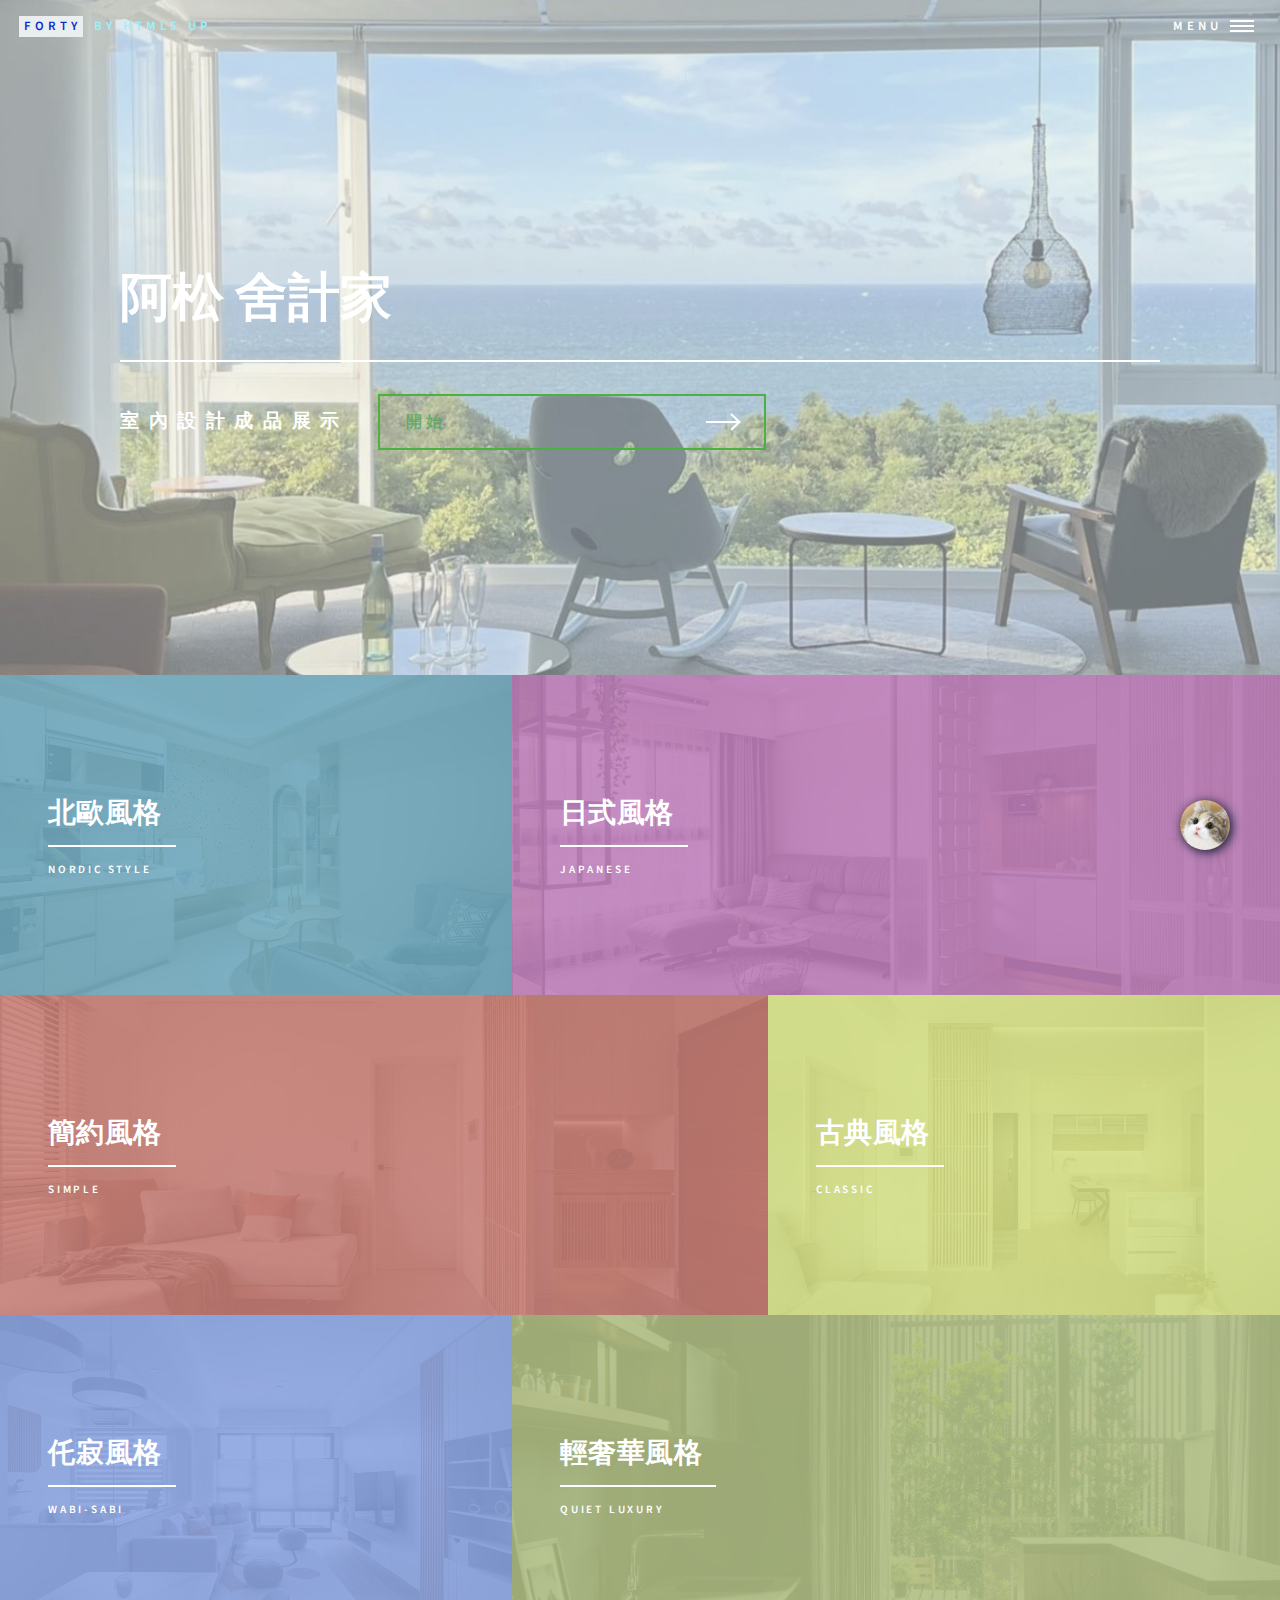
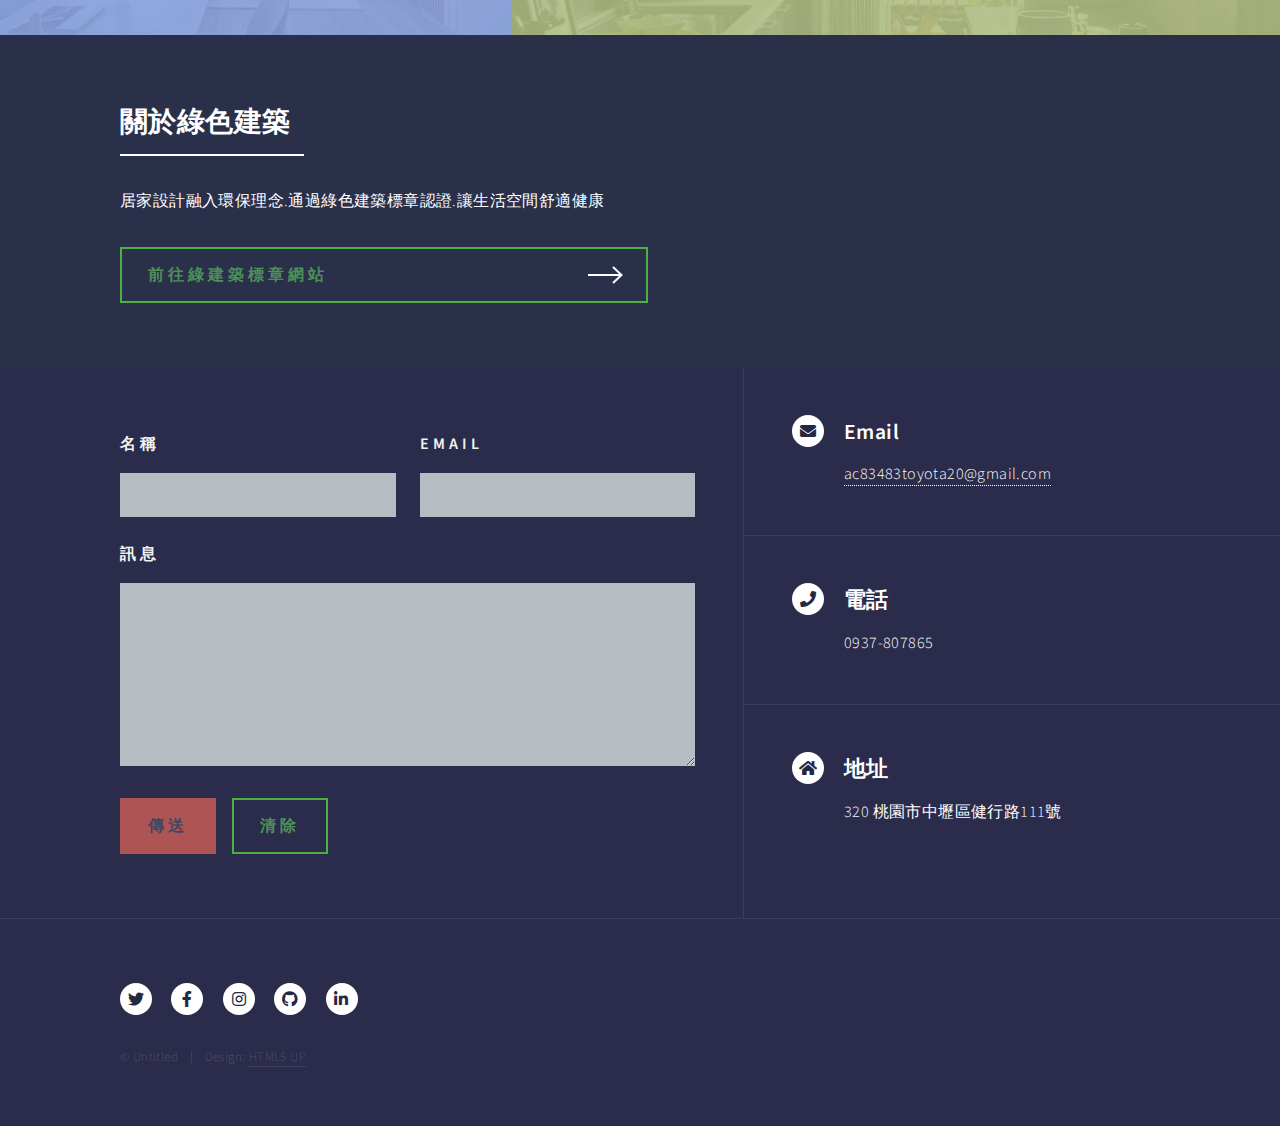
<file: index.html>
<!DOCTYPE HTML>
<!--
	Forty by HTML5 UP
	html5up.net | @ajlkn
	Free for personal and commercial use under the CCA 3.0 license (html5up.net/license)
-->
<html>
	<head>
		<title>Forty by HTML5 UP</title>
		<meta charset="utf-8" />
		<meta name="viewport" content="width=device-width, initial-scale=1, user-scalable=no" />
		<link rel="stylesheet" href="assets/css/main.css" />
		<noscript><link rel="stylesheet" href="assets/css/noscript.css" /></noscript>
		<link
    rel="stylesheet"
    href="https://cdnjs.cloudflare.com/ajax/libs/animate.css/4.1.1/animate.min.css"
  />
	</head>
	<body class="is-preload">

		<!-- <a href="#footer" class="back-btn">🢁</a> -->
<a href="#wrapper" class="back-btn"><img class="back-img" src="images/cat.jpg" /></a>

		<!-- Wrapper -->
			<div id="wrapper">

				<!-- Header -->
					<header id="header" class="alt">
						<a href="index.html" class="logo"><strong>Forty</strong> <span>by HTML5 UP</span></a>
						<nav>
							<a href="#menu">Menu</a>
						</nav>
					</header>

				<!-- Menu -->
					<nav id="menu">
						<ul class="links">
							<li><a href="index.html">Home</a></li>
							<li><a href="landing.html">Landing</a></li>
							<li><a href="generic.html">Generic</a></li>
							<li><a href="elements.html">Elements</a></li>
						</ul>
						<ul class="actions stacked">
							<li><a href="#" class="button primary fit">Get Started</a></li>
							<li><a href="#" class="button fit">Log In</a></li>
						</ul>
					</nav>

				<!-- Banner -->
					<section id="banner" class="major">
						<div class="inner">
							<header class="major">
								<h1 class="animate__animated animate__slideInUp">阿松 舍計家  </h1>
							</header>
							<div class="content">
								<p>室內設計成品展示<br />
							    </p>
								<ul class="actions">
									<li><a href="#one" class="button next scrolly">開始</a></li>
								</ul>
							</div>
						</div>
					</section>

				<!-- Main -->
					<div id="main">

						<!-- One -->
							<section id="one" class="tiles">
								<article>
									<span class="image">
										<img src="images/pic01.jpg" alt="" />
									</span>
									<header class="major">
										<h3><a href="北歐風格.html" class="link">北歐風格</a></h3>
										<p>Nordic style</p>
									</header>
								</article>
								<article>
									<span class="image">
										<img src="images/pic02.jpg" alt="" />
									</span>
									<header class="major">
										<h3><a href="日式風格.html" class="link">日式風格</a></h3>
										<p>Japanese </p>
									</header>
								</article>
								<article>
									<span class="image">
										<img src="images/pic03.jpg" alt="" />
									</span>
									<header class="major">
										<h3><a href="簡約風格.html" class="link">簡約風格</a></h3>
										<p>Simple</p>
									</header>
								</article>
								<article>
									<span class="image">
										<img src="images/pic04.jpg" alt="" />
									</span>
									<header class="major">
										<h3><a href="古典風格.html" class="link">古典風格</a></h3>
										<p>classic</p>
									</header>
								</article>
								<article>
									<span class="image">
										<img src="images/pic05.jpg" alt="" />
									</span>
									<header class="major">
										<h3><a href="仛寂風格.html" class="link">仛寂風格</a></h3>
										<p>wabi-sabi</p>
									</header>
								</article>
								<article>
									<span class="image">
										<img src="images/pic06.jpg" alt="" />
									</span>
									<header class="major">
										<h3><a href="輕奢華風格.html" class="link">輕奢華風格</a></h3>
										<p>quiet luxury</p>
									</header>
								</article>
							</section>

						<!-- Two -->
							<section id="two">
								<div class="inner">
									<header class="major">
										<h2>關於綠色建築</h2>
									</header>
									<p>居家設計融入環保理念.通過綠色建築標章認證.讓生活空間舒適健康</p>
									<ul class="actions">
										<li><a href="https://gb.tabc.org.tw/" target=" blank" class="button next">前往綠建築標章網站</a></li>
									</ul>
								</div>
							</section>

					</div>

				<!-- Contact -->
					<section id="contact">
						<div class="inner">
							<section>
								<form method="post" action="#" onsubmit="return mailto()">
									<div class="fields">
										<div class="field half">
											<label for="name">名稱</label>
											<input type="text" name="name" id="name" />
										</div>
										<div class="field half">
											<label for="email">Email</label>
											<input type="text" name="email" id="email" />
										</div>
										<div class="field">
											<label for="message">訊息</label>
											<textarea name="message" id="message" rows="6"></textarea>
										</div>
									</div>
									<ul class="actions">
										<li><input type="submit" value="傳送" class="primary" /></li>
										<li><input type="reset" value="清除" /></li>
									</ul>
									<script>
										function mailto() {
											name = document.getElementsByName('name')[0].value; // 把使用者輸入的名稱拿出來用
											email = document.getElementsByName('email')[0].value; // 把使用者輸入的email拿出來用
											message = document.getElementsByName('message')[0].value.replaceAll('\n', '%0D%0A'); // 把使用者輸入的內容拿出來用
											window.location.href = "mailto:ac83483toyota20@gmail.com?subject=我沒有問題&body=您好, 我是" + name + ":%0D%0A" + message;
											return false;
										}
									</script>
								</form>
							</section>
							<section class="split">
								<section>
									<div class="contact-method">
										<span class="icon solid alt fa-envelope"></span>
										<h3>Email</h3>
										<a href="#">ac83483toyota20@gmail.com</a>
									</div>
								</section>
								<section>
									<div class="contact-method">
										<span class="icon solid alt fa-phone"></span>
										<h3>電話</h3>
										<span>0937-807865</span>
									</div>
								</section>
								<section>
									<div class="contact-method">
										<span class="icon solid alt fa-home"></span>
										<h3>地址</h3>
										<span>320 桃園市中壢區健行路111號</span>
									</div>
								</section>
							</section>
						</div>
					</section>

				<!-- Footer -->
					<footer id="footer">
						<div class="inner">
							<ul class="icons">
								<li><a href="#" class="icon brands alt fa-twitter"><span class="label">Twitter</span></a></li>
								<li><a href="#" class="icon brands alt fa-facebook-f"><span class="label">Facebook</span></a></li>
								<li><a href="#" class="icon brands alt fa-instagram"><span class="label">Instagram</span></a></li>
								<li><a href="#" class="icon brands alt fa-github"><span class="label">GitHub</span></a></li>
								<li><a href="#" class="icon brands alt fa-linkedin-in"><span class="label">LinkedIn</span></a></li>
							</ul>
							<ul class="copyright">
								<li>&copy; Untitled</li><li>Design: <a href="https://html5up.net">HTML5 UP</a></li>
							</ul>
						</div>
					</footer>

			</div>

		<!-- Scripts -->
			<script src="assets/js/jquery.min.js"></script>
			<script src="assets/js/jquery.scrolly.min.js"></script>
			<script src="assets/js/jquery.scrollex.min.js"></script>
			<script src="assets/js/browser.min.js"></script>
			<script src="assets/js/breakpoints.min.js"></script>
			<script src="assets/js/util.js"></script>
			<script src="assets/js/main.js"></script>

	</body>
</html>
</file>
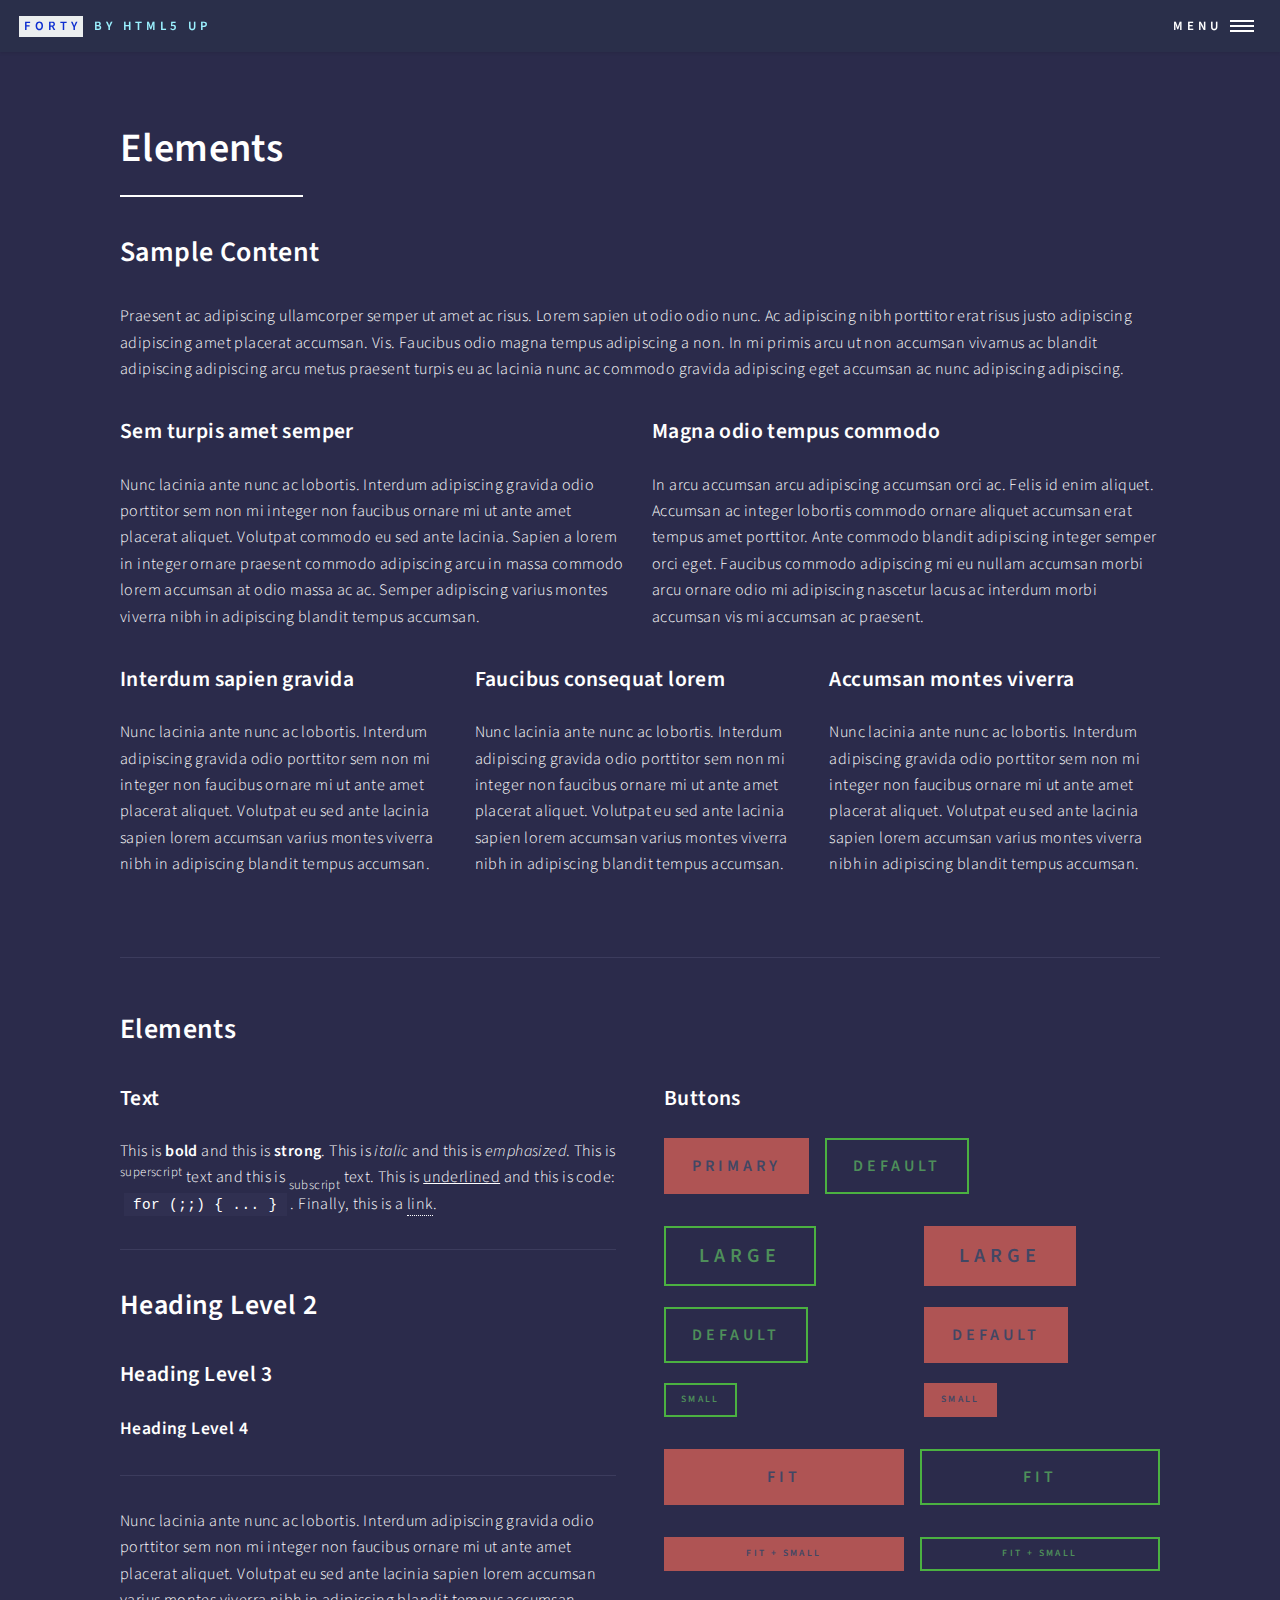
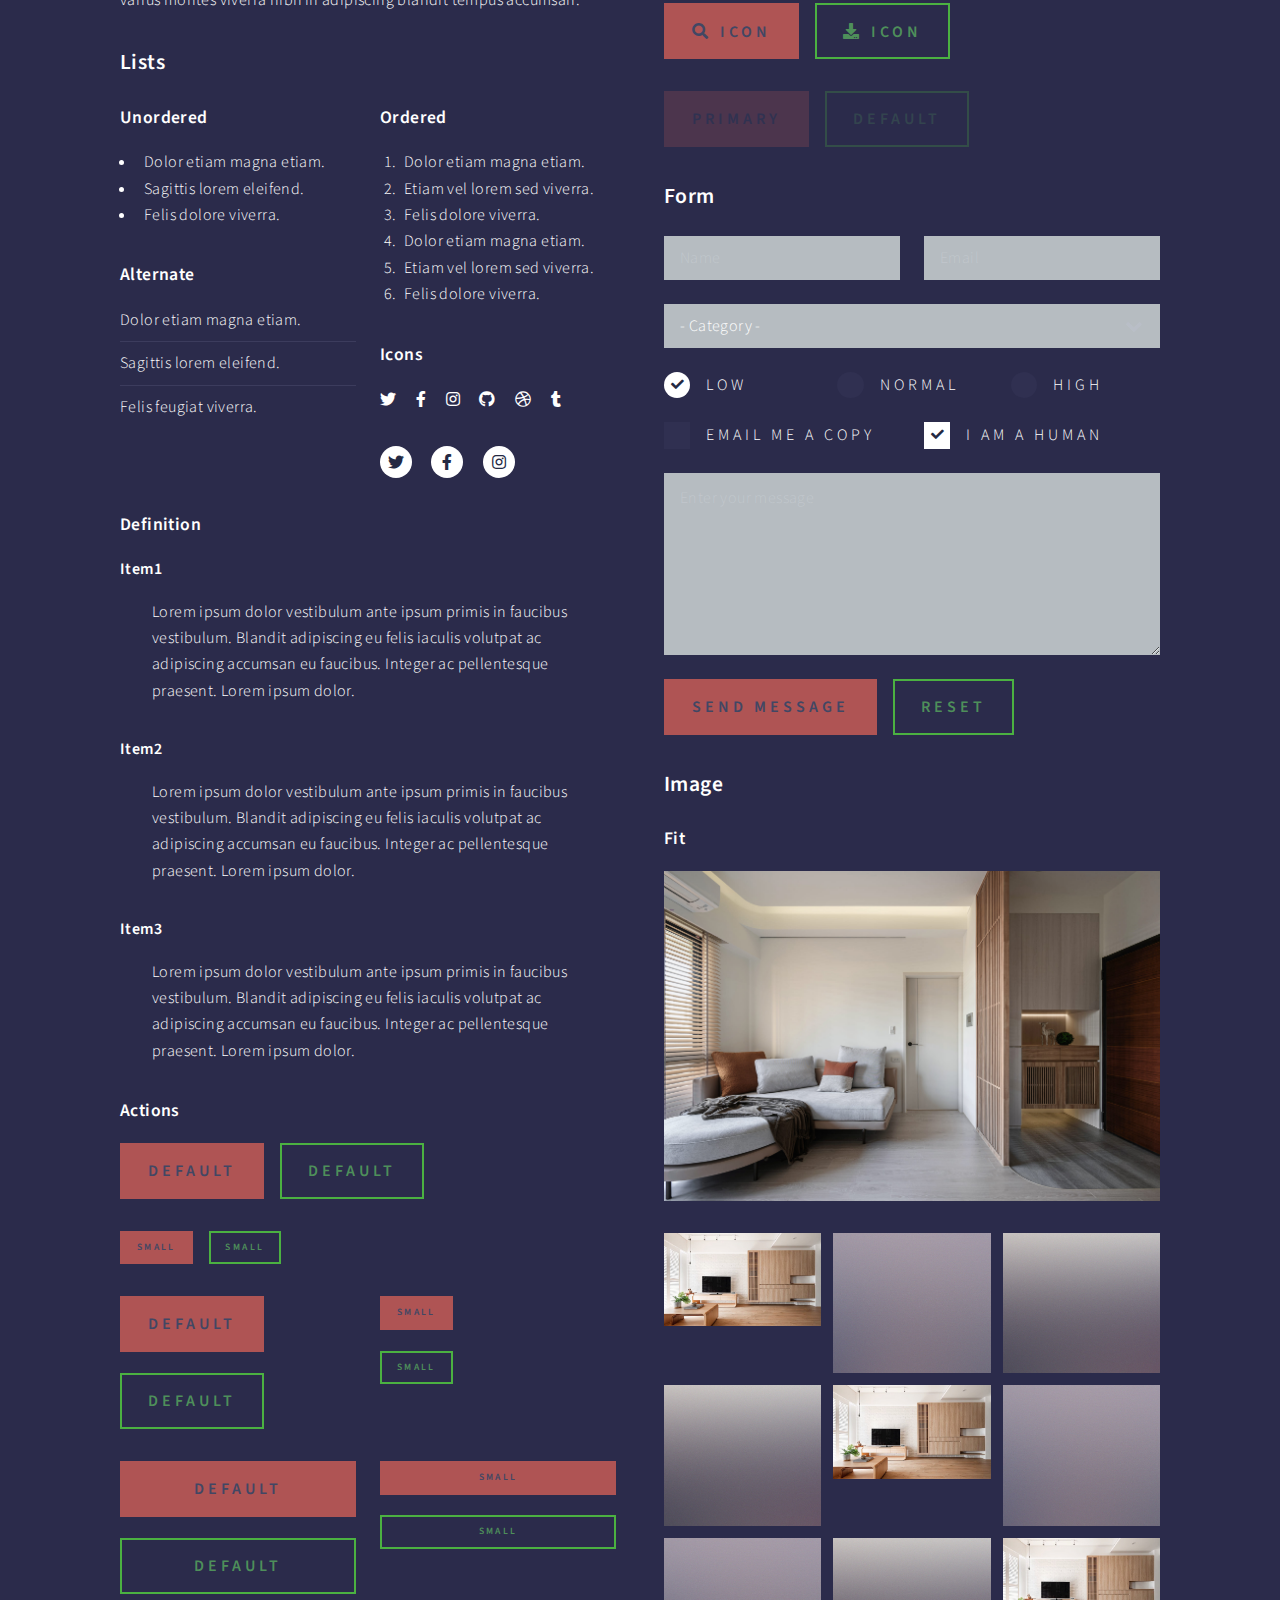
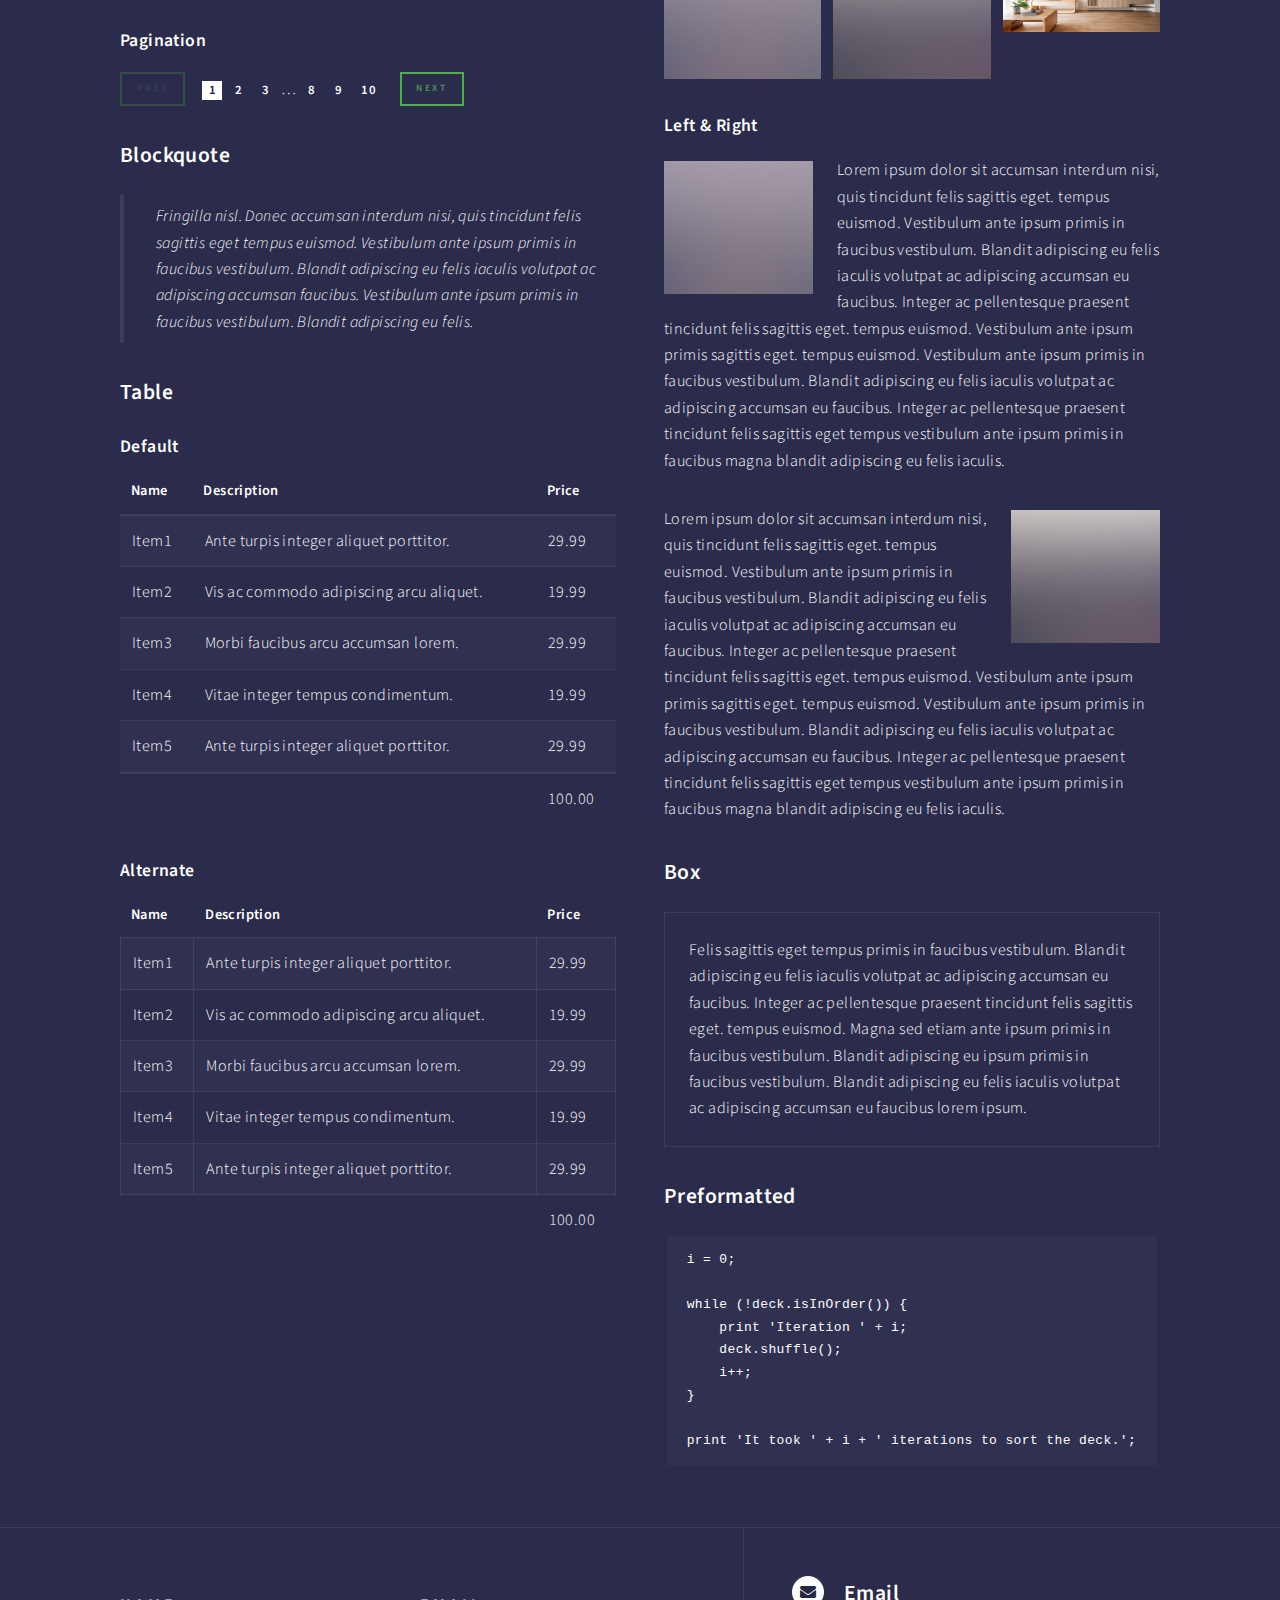
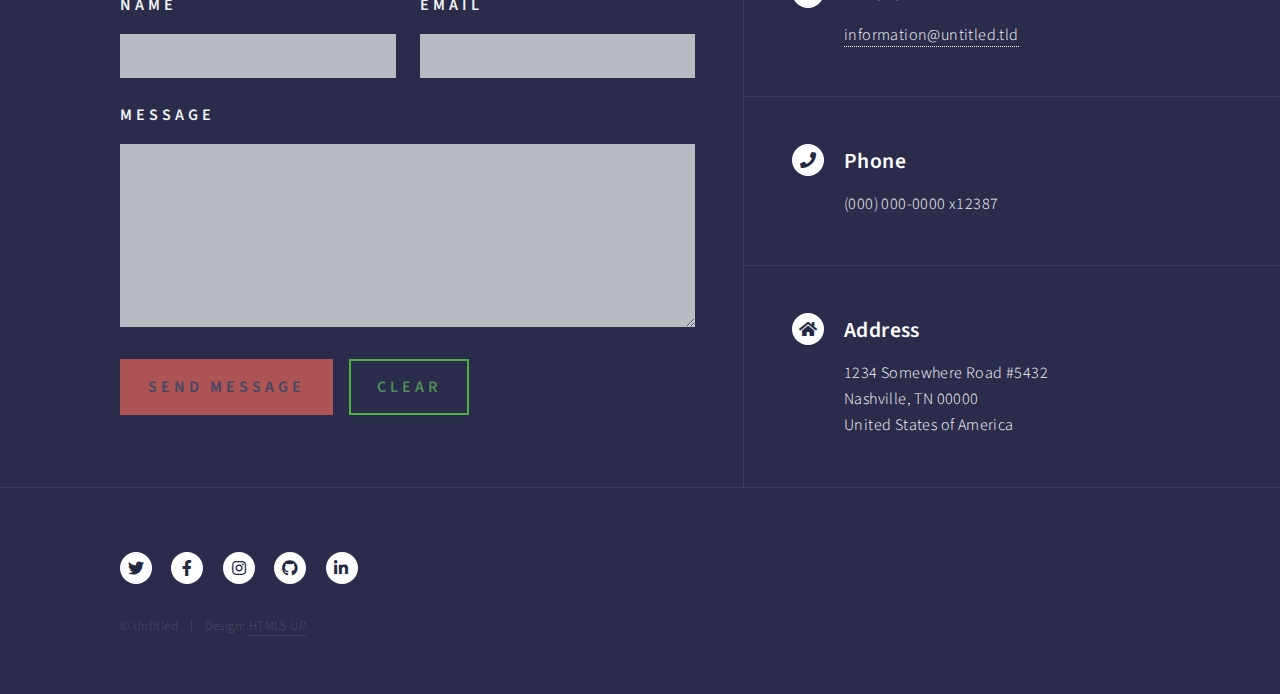
<file: elements.html>
<!DOCTYPE HTML>
<!--
	Forty by HTML5 UP
	html5up.net | @ajlkn
	Free for personal and commercial use under the CCA 3.0 license (html5up.net/license)
-->
<html>
	<head>
		<title>Elements - Forty by HTML5 UP</title>
		<meta charset="utf-8" />
		<meta name="viewport" content="width=device-width, initial-scale=1, user-scalable=no" />
		<link rel="stylesheet" href="assets/css/main.css" />
		<noscript><link rel="stylesheet" href="assets/css/noscript.css" /></noscript>
	</head>
	<body class="is-preload">

		<!-- Wrapper -->
			<div id="wrapper">

				<!-- Header -->
					<header id="header">
						<a href="index.html" class="logo"><strong>Forty</strong> <span>by HTML5 UP</span></a>
						<nav>
							<a href="#menu">Menu</a>
						</nav>
					</header>

				<!-- Menu -->
					<nav id="menu">
						<ul class="links">
							<li><a href="index.html">Home</a></li>
							<li><a href="landing.html">Landing</a></li>
							<li><a href="generic.html">Generic</a></li>
							<li><a href="elements.html">Elements</a></li>
						</ul>
						<ul class="actions stacked">
							<li><a href="#" class="button primary fit">Get Started</a></li>
							<li><a href="#" class="button fit">Log In</a></li>
						</ul>
					</nav>

				<!-- Main -->
					<div id="main" class="alt">

						<!-- One -->
							<section id="one">
								<div class="inner">
									<header class="major">
										<h1>Elements</h1>
									</header>

									<!-- Content -->
										<h2 id="content">Sample Content</h2>
										<p>Praesent ac adipiscing ullamcorper semper ut amet ac risus. Lorem sapien ut odio odio nunc. Ac adipiscing nibh porttitor erat risus justo adipiscing adipiscing amet placerat accumsan. Vis. Faucibus odio magna tempus adipiscing a non. In mi primis arcu ut non accumsan vivamus ac blandit adipiscing adipiscing arcu metus praesent turpis eu ac lacinia nunc ac commodo gravida adipiscing eget accumsan ac nunc adipiscing adipiscing.</p>
										<div class="row">
											<div class="col-6 col-12-small">
												<h3>Sem turpis amet semper</h3>
												<p>Nunc lacinia ante nunc ac lobortis. Interdum adipiscing gravida odio porttitor sem non mi integer non faucibus ornare mi ut ante amet placerat aliquet. Volutpat commodo eu sed ante lacinia. Sapien a lorem in integer ornare praesent commodo adipiscing arcu in massa commodo lorem accumsan at odio massa ac ac. Semper adipiscing varius montes viverra nibh in adipiscing blandit tempus accumsan.</p>
											</div>
											<div class="col-6 col-12-small">
												<h3>Magna odio tempus commodo</h3>
												<p>In arcu accumsan arcu adipiscing accumsan orci ac. Felis id enim aliquet. Accumsan ac integer lobortis commodo ornare aliquet accumsan erat tempus amet porttitor. Ante commodo blandit adipiscing integer semper orci eget. Faucibus commodo adipiscing mi eu nullam accumsan morbi arcu ornare odio mi adipiscing nascetur lacus ac interdum morbi accumsan vis mi accumsan ac praesent.</p>
											</div>
											<!-- Break -->
											<div class="col-4 col-12-medium">
												<h3>Interdum sapien gravida</h3>
												<p>Nunc lacinia ante nunc ac lobortis. Interdum adipiscing gravida odio porttitor sem non mi integer non faucibus ornare mi ut ante amet placerat aliquet. Volutpat eu sed ante lacinia sapien lorem accumsan varius montes viverra nibh in adipiscing blandit tempus accumsan.</p>
											</div>
											<div class="col-4 col-12-medium">
												<h3>Faucibus consequat lorem</h3>
												<p>Nunc lacinia ante nunc ac lobortis. Interdum adipiscing gravida odio porttitor sem non mi integer non faucibus ornare mi ut ante amet placerat aliquet. Volutpat eu sed ante lacinia sapien lorem accumsan varius montes viverra nibh in adipiscing blandit tempus accumsan.</p>
											</div>
											<div class="col-4 col-12-medium">
												<h3>Accumsan montes viverra</h3>
												<p>Nunc lacinia ante nunc ac lobortis. Interdum adipiscing gravida odio porttitor sem non mi integer non faucibus ornare mi ut ante amet placerat aliquet. Volutpat eu sed ante lacinia sapien lorem accumsan varius montes viverra nibh in adipiscing blandit tempus accumsan.</p>
											</div>
										</div>

									<hr class="major" />

									<!-- Elements -->
										<h2 id="elements">Elements</h2>
										<div class="row gtr-200">
											<div class="col-6 col-12-medium">

												<!-- Text stuff -->
													<h3>Text</h3>
													<p>This is <b>bold</b> and this is <strong>strong</strong>. This is <i>italic</i> and this is <em>emphasized</em>.
													This is <sup>superscript</sup> text and this is <sub>subscript</sub> text.
													This is <u>underlined</u> and this is code: <code>for (;;) { ... }</code>.
													Finally, this is a <a href="#">link</a>.</p>
													<hr />
													<h2>Heading Level 2</h2>
													<h3>Heading Level 3</h3>
													<h4>Heading Level 4</h4>
													<hr />
													<p>Nunc lacinia ante nunc ac lobortis. Interdum adipiscing gravida odio porttitor sem non mi integer non faucibus ornare mi ut ante amet placerat aliquet. Volutpat eu sed ante lacinia sapien lorem accumsan varius montes viverra nibh in adipiscing blandit tempus accumsan.</p>

												<!-- Lists -->
													<h3>Lists</h3>
													<div class="row">
														<div class="col-6 col-12-small">

															<h4>Unordered</h4>
															<ul>
																<li>Dolor etiam magna etiam.</li>
																<li>Sagittis lorem eleifend.</li>
																<li>Felis dolore viverra.</li>
															</ul>

															<h4>Alternate</h4>
															<ul class="alt">
																<li>Dolor etiam magna etiam.</li>
																<li>Sagittis lorem eleifend.</li>
																<li>Felis feugiat viverra.</li>
															</ul>

														</div>
														<div class="col-6 col-12-small">

															<h4>Ordered</h4>
															<ol>
																<li>Dolor etiam magna etiam.</li>
																<li>Etiam vel lorem sed viverra.</li>
																<li>Felis dolore viverra.</li>
																<li>Dolor etiam magna etiam.</li>
																<li>Etiam vel lorem sed viverra.</li>
																<li>Felis dolore viverra.</li>
															</ol>

															<h4>Icons</h4>
															<ul class="icons">
																<li><a href="#" class="icon brands fa-twitter"><span class="label">Twitter</span></a></li>
																<li><a href="#" class="icon brands fa-facebook-f"><span class="label">Facebook</span></a></li>
																<li><a href="#" class="icon brands fa-instagram"><span class="label">Instagram</span></a></li>
																<li><a href="#" class="icon brands fa-github"><span class="label">Github</span></a></li>
																<li><a href="#" class="icon brands fa-dribbble"><span class="label">Dribbble</span></a></li>
																<li><a href="#" class="icon brands fa-tumblr"><span class="label">Tumblr</span></a></li>
															</ul>
															<ul class="icons">
																<li><a href="#" class="icon brands alt fa-twitter"><span class="label">Twitter</span></a></li>
																<li><a href="#" class="icon brands alt fa-facebook-f"><span class="label">Facebook</span></a></li>
																<li><a href="#" class="icon brands alt fa-instagram"><span class="label">Instagram</span></a></li>
															</ul>

														</div>
													</div>
													<h4>Definition</h4>
													<dl>
														<dt>Item1</dt>
														<dd>
															<p>Lorem ipsum dolor vestibulum ante ipsum primis in faucibus vestibulum. Blandit adipiscing eu felis iaculis volutpat ac adipiscing accumsan eu faucibus. Integer ac pellentesque praesent. Lorem ipsum dolor.</p>
														</dd>
														<dt>Item2</dt>
														<dd>
															<p>Lorem ipsum dolor vestibulum ante ipsum primis in faucibus vestibulum. Blandit adipiscing eu felis iaculis volutpat ac adipiscing accumsan eu faucibus. Integer ac pellentesque praesent. Lorem ipsum dolor.</p>
														</dd>
														<dt>Item3</dt>
														<dd>
															<p>Lorem ipsum dolor vestibulum ante ipsum primis in faucibus vestibulum. Blandit adipiscing eu felis iaculis volutpat ac adipiscing accumsan eu faucibus. Integer ac pellentesque praesent. Lorem ipsum dolor.</p>
														</dd>
													</dl>

													<h4>Actions</h4>
													<ul class="actions">
														<li><a href="#" class="button primary">Default</a></li>
														<li><a href="#" class="button">Default</a></li>
													</ul>
													<ul class="actions small">
														<li><a href="#" class="button primary small">Small</a></li>
														<li><a href="#" class="button small">Small</a></li>
													</ul>
													<div class="row">
														<div class="col-6 col-12-small">
															<ul class="actions stacked">
																<li><a href="#" class="button primary">Default</a></li>
																<li><a href="#" class="button">Default</a></li>
															</ul>
														</div>
														<div class="col-6 col-12-small">
															<ul class="actions stacked">
																<li><a href="#" class="button primary small">Small</a></li>
																<li><a href="#" class="button small">Small</a></li>
															</ul>
														</div>
														<div class="col-6 col-12-small">
															<ul class="actions stacked">
																<li><a href="#" class="button primary fit">Default</a></li>
																<li><a href="#" class="button fit">Default</a></li>
															</ul>
														</div>
														<div class="col-6 col-12-small">
															<ul class="actions stacked">
																<li><a href="#" class="button primary small fit">Small</a></li>
																<li><a href="#" class="button small fit">Small</a></li>
															</ul>
														</div>
													</div>

													<h4>Pagination</h4>
													<ul class="pagination">
														<li><span class="button small disabled">Prev</span></li>
														<li><a href="#" class="page active">1</a></li>
														<li><a href="#" class="page">2</a></li>
														<li><a href="#" class="page">3</a></li>
														<li><span>&hellip;</span></li>
														<li><a href="#" class="page">8</a></li>
														<li><a href="#" class="page">9</a></li>
														<li><a href="#" class="page">10</a></li>
														<li><a href="#" class="button small">Next</a></li>
													</ul>

												<!-- Blockquote -->
													<h3>Blockquote</h3>
													<blockquote>Fringilla nisl. Donec accumsan interdum nisi, quis tincidunt felis sagittis eget tempus euismod. Vestibulum ante ipsum primis in faucibus vestibulum. Blandit adipiscing eu felis iaculis volutpat ac adipiscing accumsan faucibus. Vestibulum ante ipsum primis in faucibus vestibulum. Blandit adipiscing eu felis.</blockquote>

												<!-- Table -->
													<h3>Table</h3>

													<h4>Default</h4>
													<div class="table-wrapper">
														<table>
															<thead>
																<tr>
																	<th>Name</th>
																	<th>Description</th>
																	<th>Price</th>
																</tr>
															</thead>
															<tbody>
																<tr>
																	<td>Item1</td>
																	<td>Ante turpis integer aliquet porttitor.</td>
																	<td>29.99</td>
																</tr>
																<tr>
																	<td>Item2</td>
																	<td>Vis ac commodo adipiscing arcu aliquet.</td>
																	<td>19.99</td>
																</tr>
																<tr>
																	<td>Item3</td>
																	<td> Morbi faucibus arcu accumsan lorem.</td>
																	<td>29.99</td>
																</tr>
																<tr>
																	<td>Item4</td>
																	<td>Vitae integer tempus condimentum.</td>
																	<td>19.99</td>
																</tr>
																<tr>
																	<td>Item5</td>
																	<td>Ante turpis integer aliquet porttitor.</td>
																	<td>29.99</td>
																</tr>
															</tbody>
															<tfoot>
																<tr>
																	<td colspan="2"></td>
																	<td>100.00</td>
																</tr>
															</tfoot>
														</table>
													</div>

													<h4>Alternate</h4>
													<div class="table-wrapper">
														<table class="alt">
															<thead>
																<tr>
																	<th>Name</th>
																	<th>Description</th>
																	<th>Price</th>
																</tr>
															</thead>
															<tbody>
																<tr>
																	<td>Item1</td>
																	<td>Ante turpis integer aliquet porttitor.</td>
																	<td>29.99</td>
																</tr>
																<tr>
																	<td>Item2</td>
																	<td>Vis ac commodo adipiscing arcu aliquet.</td>
																	<td>19.99</td>
																</tr>
																<tr>
																	<td>Item3</td>
																	<td> Morbi faucibus arcu accumsan lorem.</td>
																	<td>29.99</td>
																</tr>
																<tr>
																	<td>Item4</td>
																	<td>Vitae integer tempus condimentum.</td>
																	<td>19.99</td>
																</tr>
																<tr>
																	<td>Item5</td>
																	<td>Ante turpis integer aliquet porttitor.</td>
																	<td>29.99</td>
																</tr>
															</tbody>
															<tfoot>
																<tr>
																	<td colspan="2"></td>
																	<td>100.00</td>
																</tr>
															</tfoot>
														</table>
													</div>

											</div>
											<div class="col-6 col-12-medium">

												<!-- Buttons -->
													<h3>Buttons</h3>
													<ul class="actions">
														<li><a href="#" class="button primary">Primary</a></li>
														<li><a href="#" class="button">Default</a></li>
													</ul>
													<div class="row">
														<div class="col-6 col-12-xsmall">
															<ul class="actions stacked">
																<li><a href="#" class="button large">Large</a></li>
																<li><a href="#" class="button">Default</a></li>
																<li><a href="#" class="button small">Small</a></li>
															</ul>
														</div>
														<div class="col-6 col-12-xsmall">
															<ul class="actions stacked">
																<li><a href="#" class="button primary large">Large</a></li>
																<li><a href="#" class="button primary">Default</a></li>
																<li><a href="#" class="button primary small">Small</a></li>
															</ul>
														</div>
													</div>
													<ul class="actions fit">
														<li><a href="#" class="button primary fit">Fit</a></li>
														<li><a href="#" class="button fit">Fit</a></li>
													</ul>
													<ul class="actions fit small">
														<li><a href="#" class="button primary fit small">Fit + Small</a></li>
														<li><a href="#" class="button fit small">Fit + Small</a></li>
													</ul>
													<ul class="actions">
														<li><a href="#" class="button primary icon solid fa-search">Icon</a></li>
														<li><a href="#" class="button icon solid fa-download">Icon</a></li>
													</ul>
													<ul class="actions">
														<li><span class="button primary disabled">Primary</span></li>
														<li><span class="button disabled">Default</span></li>
													</ul>

												<!-- Form -->
													<h3>Form</h3>

													<form method="post" action="#">
														<div class="row gtr-uniform">
															<div class="col-6 col-12-xsmall">
																<input type="text" name="demo-name" id="demo-name" value="" placeholder="Name" />
															</div>
															<div class="col-6 col-12-xsmall">
																<input type="email" name="demo-email" id="demo-email" value="" placeholder="Email" />
															</div>
															<!-- Break -->
															<div class="col-12">
																<select name="demo-category" id="demo-category">
																	<option value="">- Category -</option>
																	<option value="1">Manufacturing</option>
																	<option value="1">Shipping</option>
																	<option value="1">Administration</option>
																	<option value="1">Human Resources</option>
																</select>
															</div>
															<!-- Break -->
															<div class="col-4 col-12-small">
																<input type="radio" id="demo-priority-low" name="demo-priority" checked>
																<label for="demo-priority-low">Low</label>
															</div>
															<div class="col-4 col-12-small">
																<input type="radio" id="demo-priority-normal" name="demo-priority">
																<label for="demo-priority-normal">Normal</label>
															</div>
															<div class="col-4 col-12-small">
																<input type="radio" id="demo-priority-high" name="demo-priority">
																<label for="demo-priority-high">High</label>
															</div>
															<!-- Break -->
															<div class="col-6 col-12-small">
																<input type="checkbox" id="demo-copy" name="demo-copy">
																<label for="demo-copy">Email me a copy</label>
															</div>
															<div class="col-6 col-12-small">
																<input type="checkbox" id="demo-human" name="demo-human" checked>
																<label for="demo-human">I am a human</label>
															</div>
															<!-- Break -->
															<div class="col-12">
																<textarea name="demo-message" id="demo-message" placeholder="Enter your message" rows="6"></textarea>
															</div>
															<!-- Break -->
															<div class="col-12">
																<ul class="actions">
																	<li><input type="submit" value="Send Message" class="primary" /></li>
																	<li><input type="reset" value="Reset" /></li>
																</ul>
															</div>
														</div>
													</form>

												<!-- Image -->
													<h3>Image</h3>

													<h4>Fit</h4>
													<span class="image fit"><img src="images/pic03.jpg" alt="" /></span>
													<div class="box alt">
														<div class="row gtr-50 gtr-uniform">
															<div class="col-4"><span class="image fit"><img src="images/pic08.jpg" alt="" /></span></div>
															<div class="col-4"><span class="image fit"><img src="images/pic09.jpg" alt="" /></span></div>
															<div class="col-4"><span class="image fit"><img src="images/pic10.jpg" alt="" /></span></div>
															<!-- Break -->
															<div class="col-4"><span class="image fit"><img src="images/pic10.jpg" alt="" /></span></div>
															<div class="col-4"><span class="image fit"><img src="images/pic08.jpg" alt="" /></span></div>
															<div class="col-4"><span class="image fit"><img src="images/pic09.jpg" alt="" /></span></div>
															<!-- Break -->
															<div class="col-4"><span class="image fit"><img src="images/pic09.jpg" alt="" /></span></div>
															<div class="col-4"><span class="image fit"><img src="images/pic10.jpg" alt="" /></span></div>
															<div class="col-4"><span class="image fit"><img src="images/pic08.jpg" alt="" /></span></div>
														</div>
													</div>

													<h4>Left &amp; Right</h4>
													<p><span class="image left"><img src="images/pic09.jpg" alt="" /></span>Lorem ipsum dolor sit accumsan interdum nisi, quis tincidunt felis sagittis eget. tempus euismod. Vestibulum ante ipsum primis in faucibus vestibulum. Blandit adipiscing eu felis iaculis volutpat ac adipiscing accumsan eu faucibus. Integer ac pellentesque praesent tincidunt felis sagittis eget. tempus euismod. Vestibulum ante ipsum primis sagittis eget. tempus euismod. Vestibulum ante ipsum primis in faucibus vestibulum. Blandit adipiscing eu felis iaculis volutpat ac adipiscing accumsan eu faucibus. Integer ac pellentesque praesent tincidunt felis sagittis eget tempus vestibulum ante ipsum primis in faucibus magna blandit adipiscing eu felis iaculis.</p>
													<p><span class="image right"><img src="images/pic10.jpg" alt="" /></span>Lorem ipsum dolor sit accumsan interdum nisi, quis tincidunt felis sagittis eget. tempus euismod. Vestibulum ante ipsum primis in faucibus vestibulum. Blandit adipiscing eu felis iaculis volutpat ac adipiscing accumsan eu faucibus. Integer ac pellentesque praesent tincidunt felis sagittis eget. tempus euismod. Vestibulum ante ipsum primis sagittis eget. tempus euismod. Vestibulum ante ipsum primis in faucibus vestibulum. Blandit adipiscing eu felis iaculis volutpat ac adipiscing accumsan eu faucibus. Integer ac pellentesque praesent tincidunt felis sagittis eget tempus vestibulum ante ipsum primis in faucibus magna blandit adipiscing eu felis iaculis.</p>

												<!-- Box -->
													<h3>Box</h3>
													<div class="box">
														<p>Felis sagittis eget tempus primis in faucibus vestibulum. Blandit adipiscing eu felis iaculis volutpat ac adipiscing accumsan eu faucibus. Integer ac pellentesque praesent tincidunt felis sagittis eget. tempus euismod. Magna sed etiam ante ipsum primis in faucibus vestibulum. Blandit adipiscing eu ipsum primis in faucibus vestibulum. Blandit adipiscing eu felis iaculis volutpat ac adipiscing accumsan eu faucibus lorem ipsum.</p>
													</div>

												<!-- Preformatted Code -->
													<h3>Preformatted</h3>
													<pre><code>i = 0;

while (!deck.isInOrder()) {
    print 'Iteration ' + i;
    deck.shuffle();
    i++;
}

print 'It took ' + i + ' iterations to sort the deck.';
</code></pre>

											</div>
										</div>

								</div>
							</section>

					</div>

				<!-- Contact -->
					<section id="contact">
						<div class="inner">
							<section>
								<form method="post" action="#">
									<div class="fields">
										<div class="field half">
											<label for="name">Name</label>
											<input type="text" name="name" id="name" />
										</div>
										<div class="field half">
											<label for="email">Email</label>
											<input type="text" name="email" id="email" />
										</div>
										<div class="field">
											<label for="message">Message</label>
											<textarea name="message" id="message" rows="6"></textarea>
										</div>
									</div>
									<ul class="actions">
										<li><input type="submit" value="Send Message" class="primary" /></li>
										<li><input type="reset" value="Clear" /></li>
									</ul>
								</form>
							</section>
							<section class="split">
								<section>
									<div class="contact-method">
										<span class="icon solid alt fa-envelope"></span>
										<h3>Email</h3>
										<a href="#">information@untitled.tld</a>
									</div>
								</section>
								<section>
									<div class="contact-method">
										<span class="icon solid alt fa-phone"></span>
										<h3>Phone</h3>
										<span>(000) 000-0000 x12387</span>
									</div>
								</section>
								<section>
									<div class="contact-method">
										<span class="icon solid alt fa-home"></span>
										<h3>Address</h3>
										<span>1234 Somewhere Road #5432<br />
										Nashville, TN 00000<br />
										United States of America</span>
									</div>
								</section>
							</section>
						</div>
					</section>

				<!-- Footer -->
					<footer id="footer">
						<div class="inner">
							<ul class="icons">
								<li><a href="#" class="icon brands alt fa-twitter"><span class="label">Twitter</span></a></li>
								<li><a href="#" class="icon brands alt fa-facebook-f"><span class="label">Facebook</span></a></li>
								<li><a href="#" class="icon brands alt fa-instagram"><span class="label">Instagram</span></a></li>
								<li><a href="#" class="icon brands alt fa-github"><span class="label">GitHub</span></a></li>
								<li><a href="#" class="icon brands alt fa-linkedin-in"><span class="label">LinkedIn</span></a></li>
							</ul>
							<ul class="copyright">
								<li>&copy; Untitled</li><li>Design: <a href="https://html5up.net">HTML5 UP</a></li>
							</ul>
						</div>
					</footer>

			</div>

		<!-- Scripts -->
			<script src="assets/js/jquery.min.js"></script>
			<script src="assets/js/jquery.scrolly.min.js"></script>
			<script src="assets/js/jquery.scrollex.min.js"></script>
			<script src="assets/js/browser.min.js"></script>
			<script src="assets/js/breakpoints.min.js"></script>
			<script src="assets/js/util.js"></script>
			<script src="assets/js/main.js"></script>

	</body>
</html>
</file>
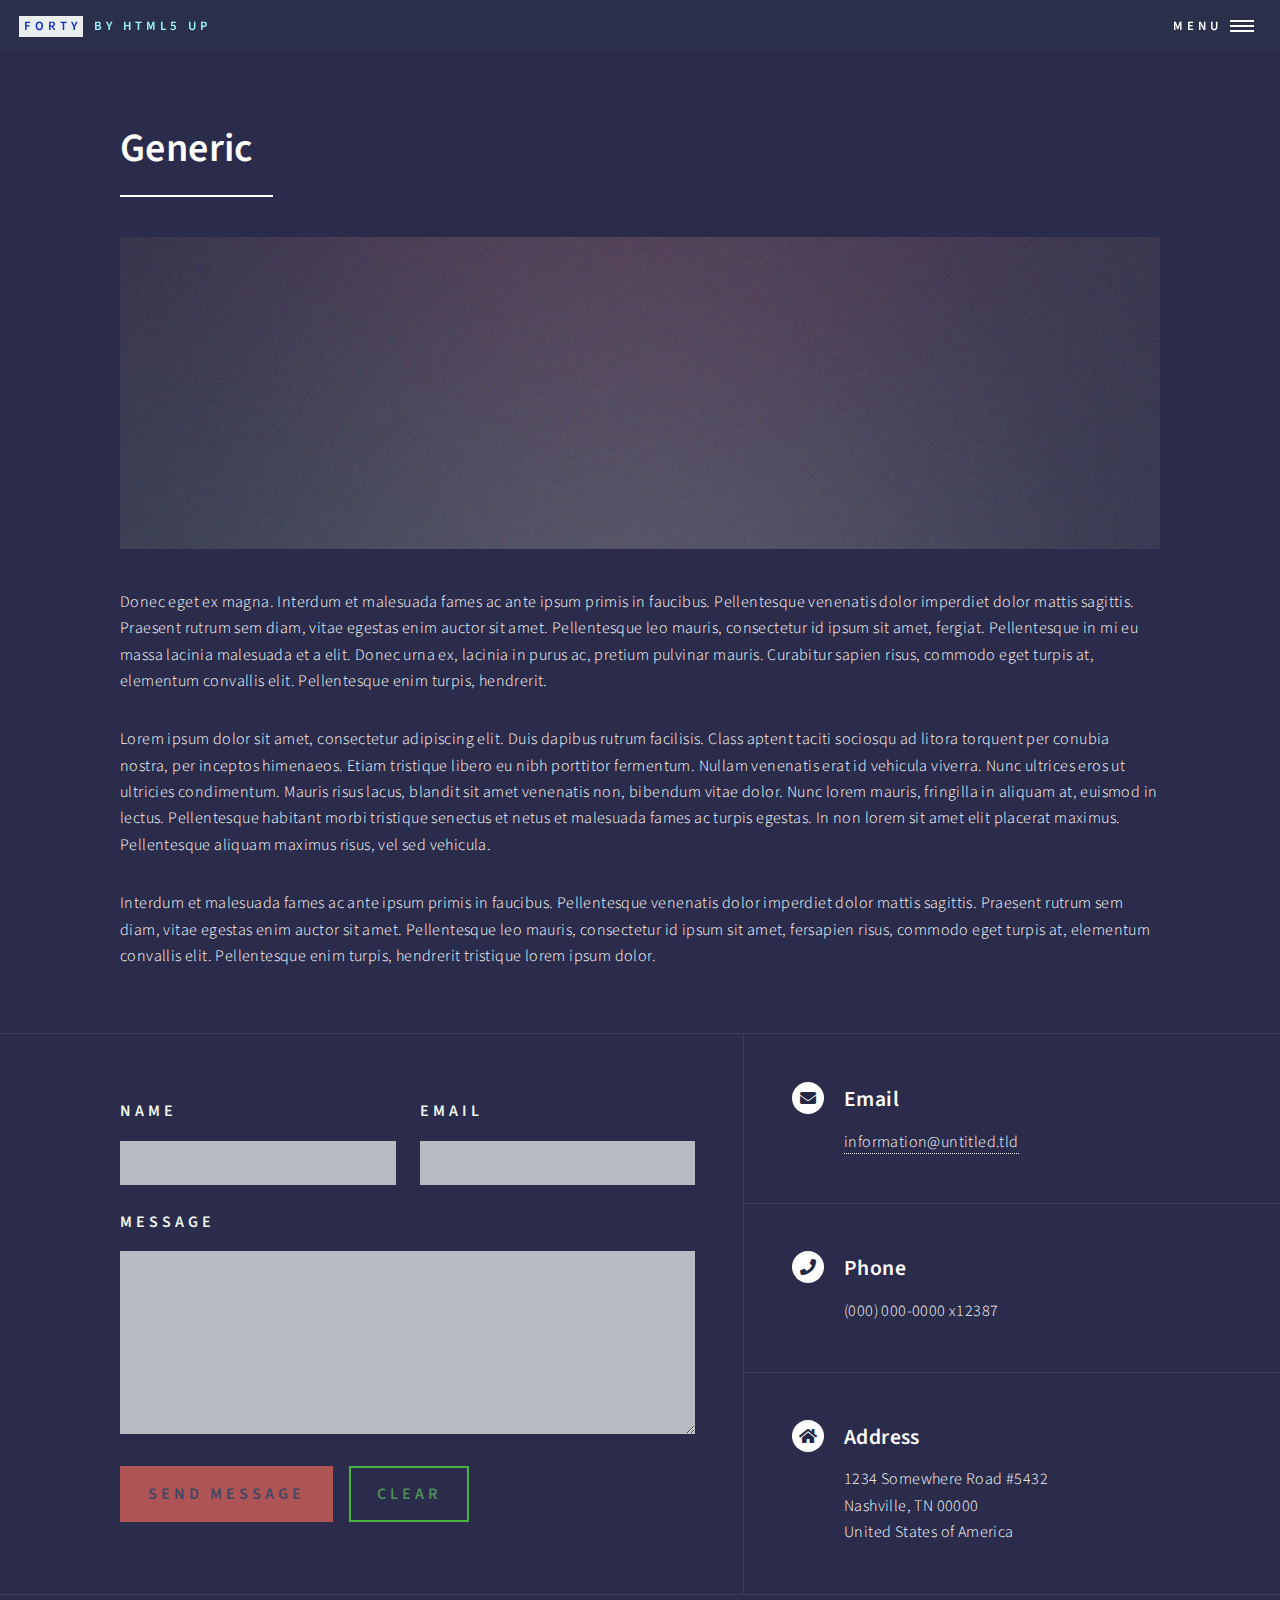
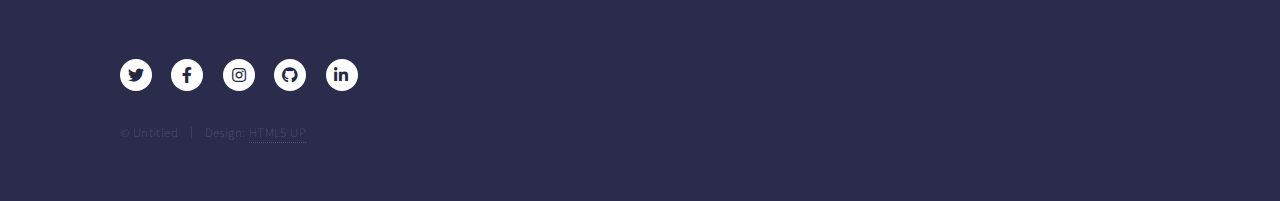
<file: generic.html>
<!DOCTYPE HTML>
<!--
	Forty by HTML5 UP
	html5up.net | @ajlkn
	Free for personal and commercial use under the CCA 3.0 license (html5up.net/license)
-->
<html>
	<head>
		<title>Generic - Forty by HTML5 UP</title>
		<meta charset="utf-8" />
		<meta name="viewport" content="width=device-width, initial-scale=1, user-scalable=no" />
		<link rel="stylesheet" href="assets/css/main.css" />
		<noscript><link rel="stylesheet" href="assets/css/noscript.css" /></noscript>
	</head>
	<body class="is-preload">

		<!-- Wrapper -->
			<div id="wrapper">

				<!-- Header -->
					<header id="header">
						<a href="index.html" class="logo"><strong>Forty</strong> <span>by HTML5 UP</span></a>
						<nav>
							<a href="#menu">Menu</a>
						</nav>
					</header>

				<!-- Menu -->
					<nav id="menu">
						<ul class="links">
							<li><a href="index.html">Home</a></li>
							<li><a href="landing.html">Landing</a></li>
							<li><a href="generic.html">Generic</a></li>
							<li><a href="elements.html">Elements</a></li>
						</ul>
						<ul class="actions stacked">
							<li><a href="#" class="button primary fit">Get Started</a></li>
							<li><a href="#" class="button fit">Log In</a></li>
						</ul>
					</nav>

				<!-- Main -->
					<div id="main" class="alt">

						<!-- One -->
							<section id="one">
								<div class="inner">
									<header class="major">
										<h1>Generic</h1>
									</header>
									<span class="image main"><img src="images/pic11.jpg" alt="" /></span>
									<p>Donec eget ex magna. Interdum et malesuada fames ac ante ipsum primis in faucibus. Pellentesque venenatis dolor imperdiet dolor mattis sagittis. Praesent rutrum sem diam, vitae egestas enim auctor sit amet. Pellentesque leo mauris, consectetur id ipsum sit amet, fergiat. Pellentesque in mi eu massa lacinia malesuada et a elit. Donec urna ex, lacinia in purus ac, pretium pulvinar mauris. Curabitur sapien risus, commodo eget turpis at, elementum convallis elit. Pellentesque enim turpis, hendrerit.</p>
									<p>Lorem ipsum dolor sit amet, consectetur adipiscing elit. Duis dapibus rutrum facilisis. Class aptent taciti sociosqu ad litora torquent per conubia nostra, per inceptos himenaeos. Etiam tristique libero eu nibh porttitor fermentum. Nullam venenatis erat id vehicula viverra. Nunc ultrices eros ut ultricies condimentum. Mauris risus lacus, blandit sit amet venenatis non, bibendum vitae dolor. Nunc lorem mauris, fringilla in aliquam at, euismod in lectus. Pellentesque habitant morbi tristique senectus et netus et malesuada fames ac turpis egestas. In non lorem sit amet elit placerat maximus. Pellentesque aliquam maximus risus, vel sed vehicula.</p>
									<p>Interdum et malesuada fames ac ante ipsum primis in faucibus. Pellentesque venenatis dolor imperdiet dolor mattis sagittis. Praesent rutrum sem diam, vitae egestas enim auctor sit amet. Pellentesque leo mauris, consectetur id ipsum sit amet, fersapien risus, commodo eget turpis at, elementum convallis elit. Pellentesque enim turpis, hendrerit tristique lorem ipsum dolor.</p>
								</div>
							</section>

					</div>

				<!-- Contact -->
					<section id="contact">
						<div class="inner">
							<section>
								<form method="post" action="#">
									<div class="fields">
										<div class="field half">
											<label for="name">Name</label>
											<input type="text" name="name" id="name" />
										</div>
										<div class="field half">
											<label for="email">Email</label>
											<input type="text" name="email" id="email" />
										</div>
										<div class="field">
											<label for="message">Message</label>
											<textarea name="message" id="message" rows="6"></textarea>
										</div>
									</div>
									<ul class="actions">
										<li><input type="submit" value="Send Message" class="primary" /></li>
										<li><input type="reset" value="Clear" /></li>
									</ul>
								</form>
							</section>
							<section class="split">
								<section>
									<div class="contact-method">
										<span class="icon solid alt fa-envelope"></span>
										<h3>Email</h3>
										<a href="#">information@untitled.tld</a>
									</div>
								</section>
								<section>
									<div class="contact-method">
										<span class="icon solid alt fa-phone"></span>
										<h3>Phone</h3>
										<span>(000) 000-0000 x12387</span>
									</div>
								</section>
								<section>
									<div class="contact-method">
										<span class="icon solid alt fa-home"></span>
										<h3>Address</h3>
										<span>1234 Somewhere Road #5432<br />
										Nashville, TN 00000<br />
										United States of America</span>
									</div>
								</section>
							</section>
						</div>
					</section>

				<!-- Footer -->
					<footer id="footer">
						<div class="inner">
							<ul class="icons">
								<li><a href="#" class="icon brands alt fa-twitter"><span class="label">Twitter</span></a></li>
								<li><a href="#" class="icon brands alt fa-facebook-f"><span class="label">Facebook</span></a></li>
								<li><a href="#" class="icon brands alt fa-instagram"><span class="label">Instagram</span></a></li>
								<li><a href="#" class="icon brands alt fa-github"><span class="label">GitHub</span></a></li>
								<li><a href="#" class="icon brands alt fa-linkedin-in"><span class="label">LinkedIn</span></a></li>
							</ul>
							<ul class="copyright">
								<li>&copy; Untitled</li><li>Design: <a href="https://html5up.net">HTML5 UP</a></li>
							</ul>
						</div>
					</footer>

			</div>

		<!-- Scripts -->
			<script src="assets/js/jquery.min.js"></script>
			<script src="assets/js/jquery.scrolly.min.js"></script>
			<script src="assets/js/jquery.scrollex.min.js"></script>
			<script src="assets/js/browser.min.js"></script>
			<script src="assets/js/breakpoints.min.js"></script>
			<script src="assets/js/util.js"></script>
			<script src="assets/js/main.js"></script>

	</body>
</html>
</file>
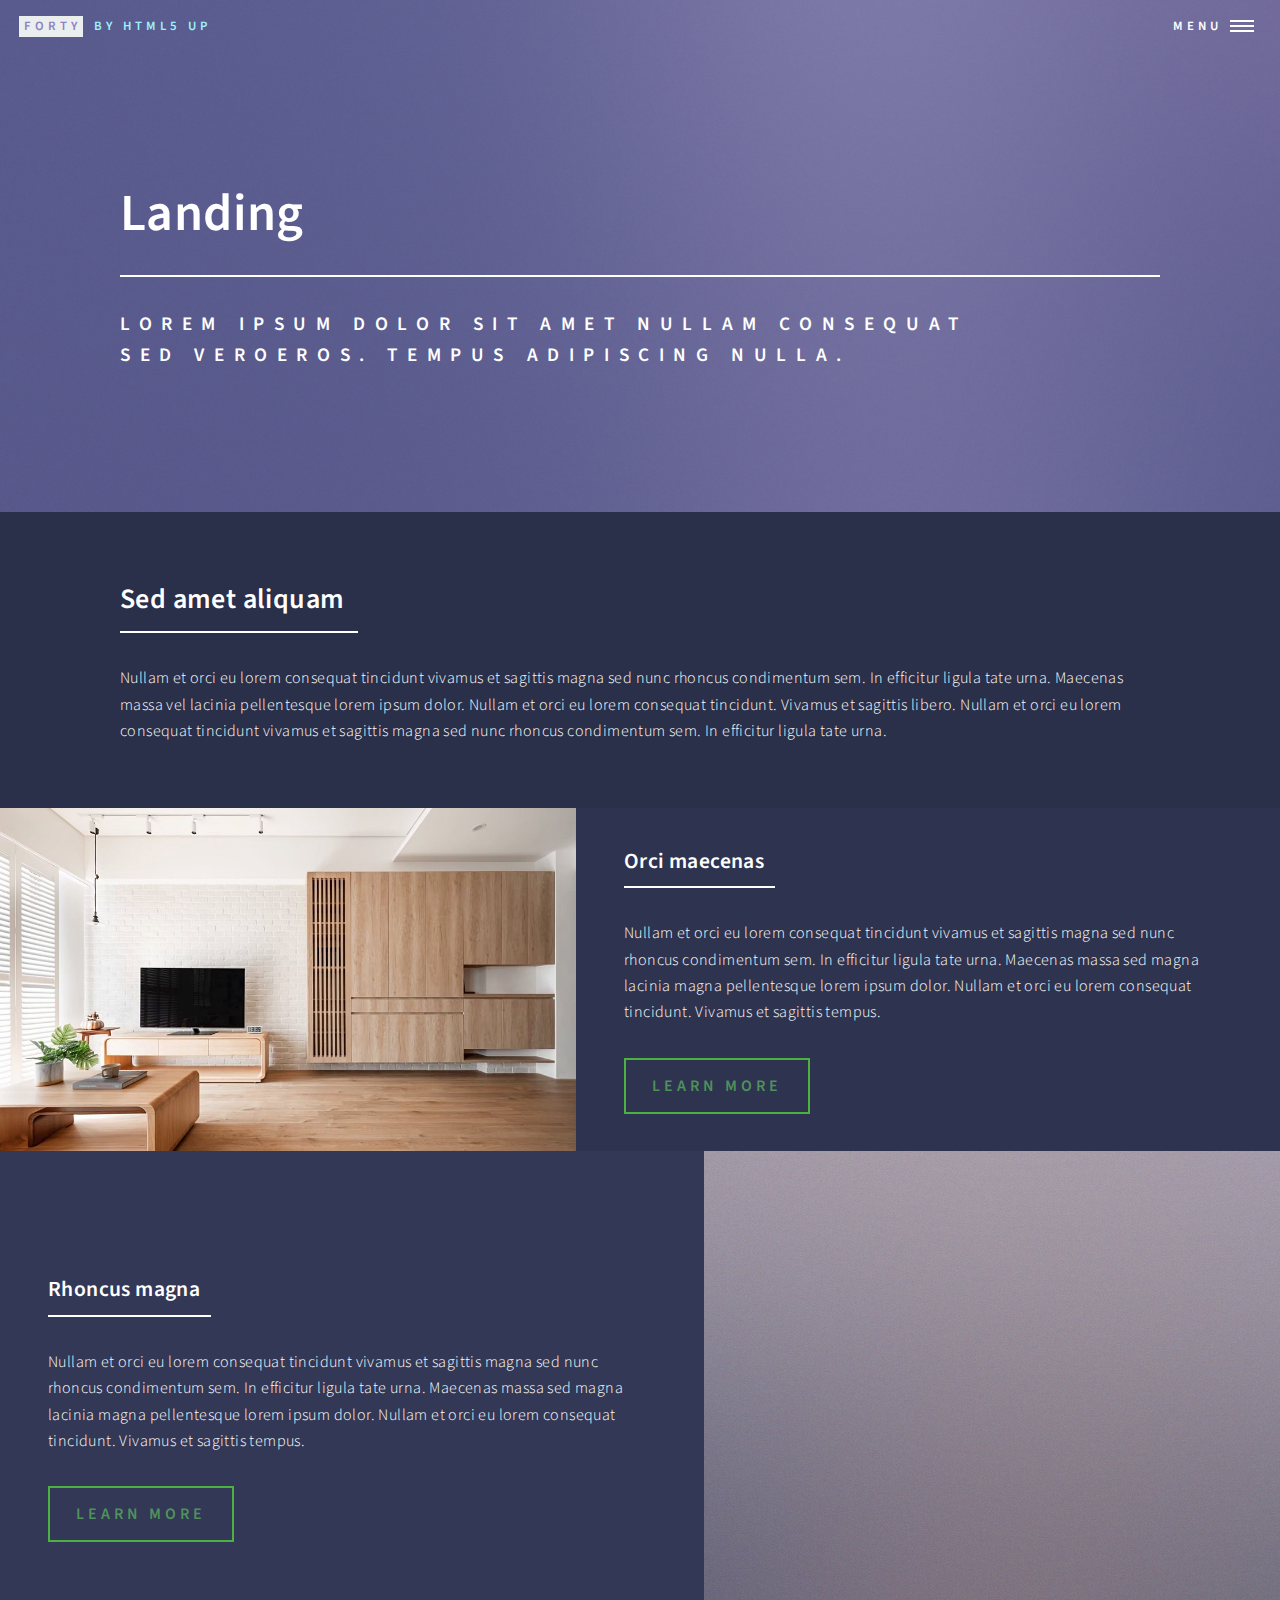
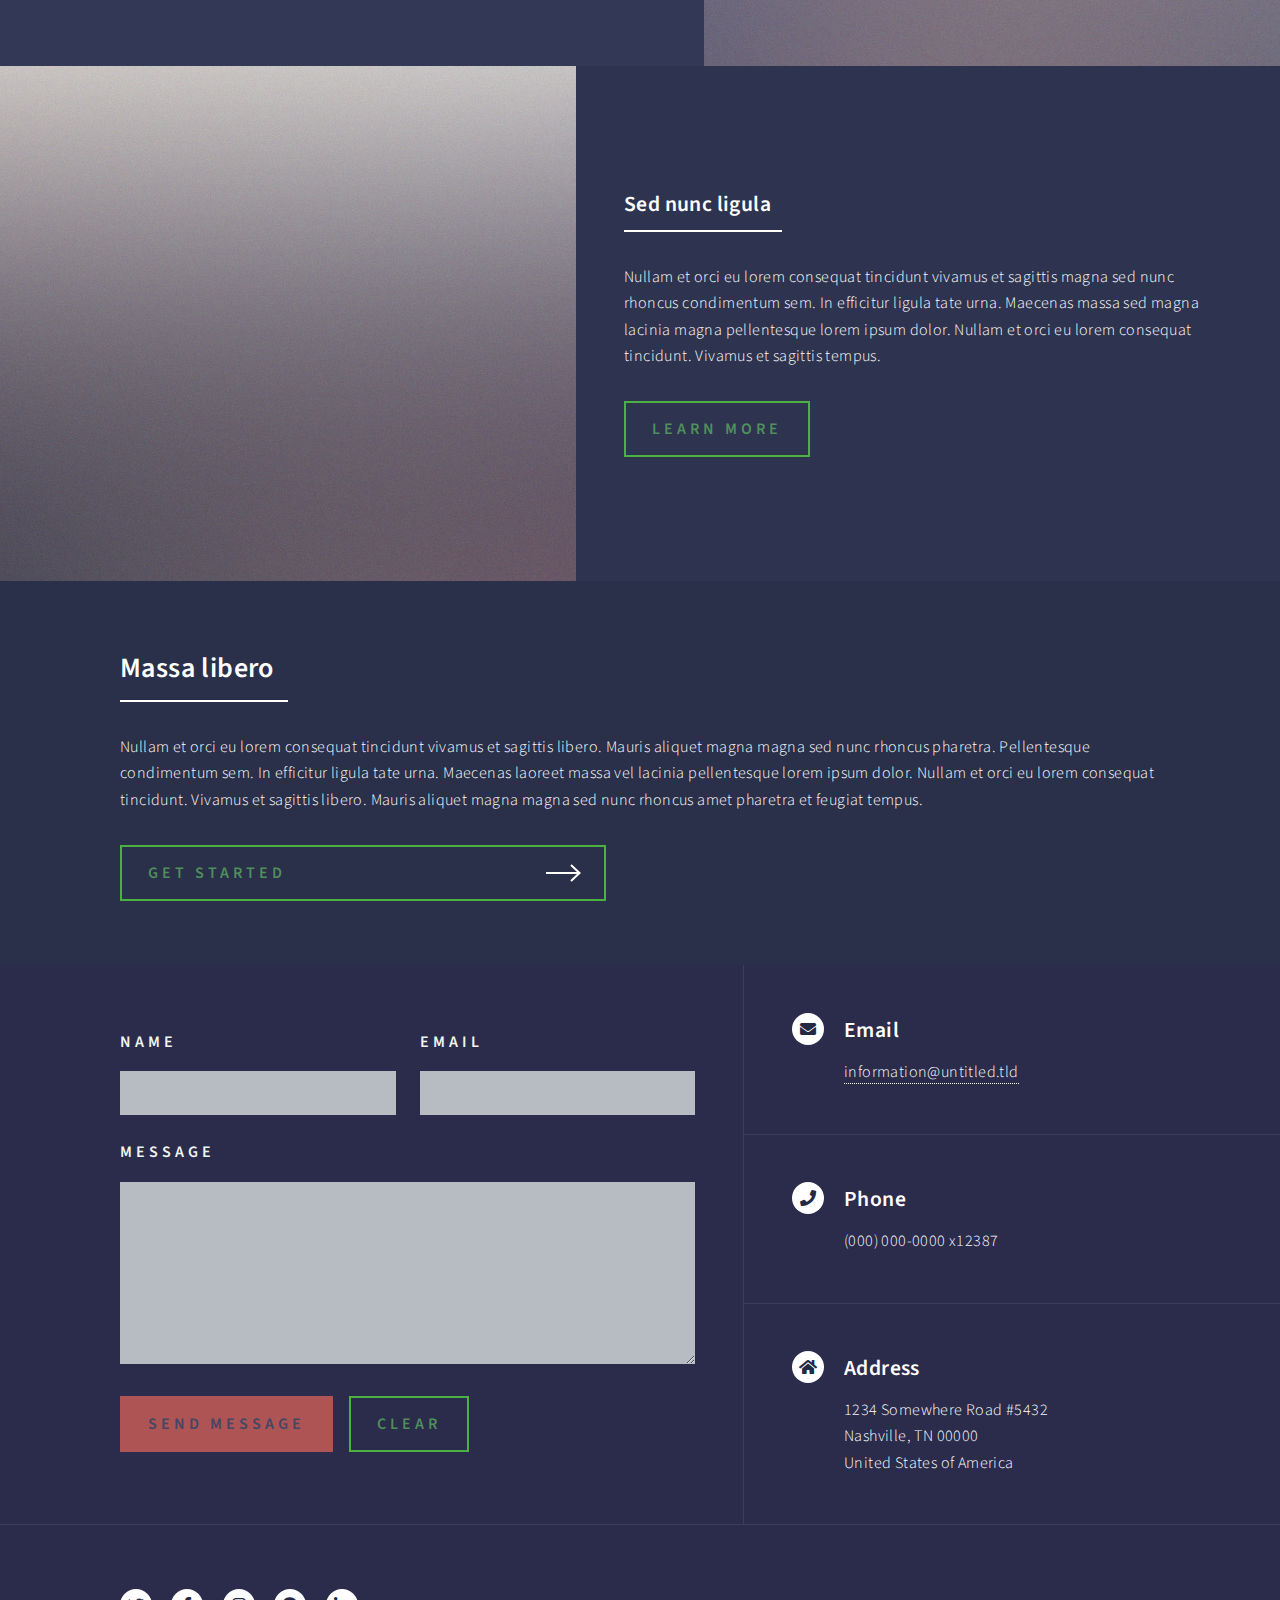
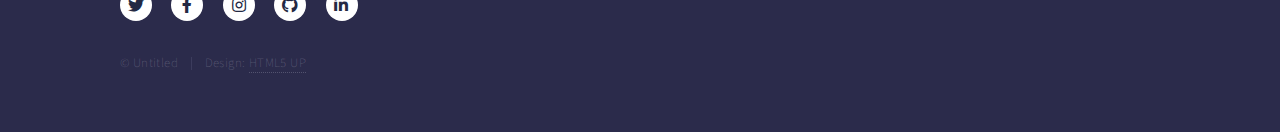
<file: landing.html>
<!DOCTYPE HTML>
<!--
	Forty by HTML5 UP
	html5up.net | @ajlkn
	Free for personal and commercial use under the CCA 3.0 license (html5up.net/license)
-->
<html>
	<head>
		<title>Landing - Forty by HTML5 UP</title>
		<meta charset="utf-8" />
		<meta name="viewport" content="width=device-width, initial-scale=1, user-scalable=no" />
		<link rel="stylesheet" href="assets/css/main.css" />
		<noscript><link rel="stylesheet" href="assets/css/noscript.css" /></noscript>
	</head>
	<body class="is-preload">

		<!-- Wrapper -->
			<div id="wrapper">

				<!-- Header -->
				<!-- Note: The "styleN" class below should match that of the banner element. -->
					<header id="header" class="alt style2">
						<a href="index.html" class="logo"><strong>Forty</strong> <span>by HTML5 UP</span></a>
						<nav>
							<a href="#menu">Menu</a>
						</nav>
					</header>

				<!-- Menu -->
					<nav id="menu">
						<ul class="links">
							<li><a href="index.html">Home</a></li>
							<li><a href="landing.html">Landing</a></li>
							<li><a href="generic.html">Generic</a></li>
							<li><a href="elements.html">Elements</a></li>
						</ul>
						<ul class="actions stacked">
							<li><a href="#" class="button primary fit">Get Started</a></li>
							<li><a href="#" class="button fit">Log In</a></li>
						</ul>
					</nav>

				<!-- Banner -->
				<!-- Note: The "styleN" class below should match that of the header element. -->
					<section id="banner" class="style2">
						<div class="inner">
							<span class="image">
								<img src="images/pic07.jpg" alt="" />
							</span>
							<header class="major">
								<h1>Landing</h1>
							</header>
							<div class="content">
								<p>Lorem ipsum dolor sit amet nullam consequat<br />
								sed veroeros. tempus adipiscing nulla.</p>
							</div>
						</div>
					</section>

				<!-- Main -->
					<div id="main">

						<!-- One -->
							<section id="one">
								<div class="inner">
									<header class="major">
										<h2>Sed amet aliquam</h2>
									</header>
									<p>Nullam et orci eu lorem consequat tincidunt vivamus et sagittis magna sed nunc rhoncus condimentum sem. In efficitur ligula tate urna. Maecenas massa vel lacinia pellentesque lorem ipsum dolor. Nullam et orci eu lorem consequat tincidunt. Vivamus et sagittis libero. Nullam et orci eu lorem consequat tincidunt vivamus et sagittis magna sed nunc rhoncus condimentum sem. In efficitur ligula tate urna.</p>
								</div>
							</section>

						<!-- Two -->
							<section id="two" class="spotlights">
								<section>
									<a href="generic.html" class="image">
										<img src="images/pic08.jpg" alt="" data-position="center center" />
									</a>
									<div class="content">
										<div class="inner">
											<header class="major">
												<h3>Orci maecenas</h3>
											</header>
											<p>Nullam et orci eu lorem consequat tincidunt vivamus et sagittis magna sed nunc rhoncus condimentum sem. In efficitur ligula tate urna. Maecenas massa sed magna lacinia magna pellentesque lorem ipsum dolor. Nullam et orci eu lorem consequat tincidunt. Vivamus et sagittis tempus.</p>
											<ul class="actions">
												<li><a href="generic.html" class="button">Learn more</a></li>
											</ul>
										</div>
									</div>
								</section>
								<section>
									<a href="generic.html" class="image">
										<img src="images/pic09.jpg" alt="" data-position="top center" />
									</a>
									<div class="content">
										<div class="inner">
											<header class="major">
												<h3>Rhoncus magna</h3>
											</header>
											<p>Nullam et orci eu lorem consequat tincidunt vivamus et sagittis magna sed nunc rhoncus condimentum sem. In efficitur ligula tate urna. Maecenas massa sed magna lacinia magna pellentesque lorem ipsum dolor. Nullam et orci eu lorem consequat tincidunt. Vivamus et sagittis tempus.</p>
											<ul class="actions">
												<li><a href="generic.html" class="button">Learn more</a></li>
											</ul>
										</div>
									</div>
								</section>
								<section>
									<a href="generic.html" class="image">
										<img src="images/pic10.jpg" alt="" data-position="25% 25%" />
									</a>
									<div class="content">
										<div class="inner">
											<header class="major">
												<h3>Sed nunc ligula</h3>
											</header>
											<p>Nullam et orci eu lorem consequat tincidunt vivamus et sagittis magna sed nunc rhoncus condimentum sem. In efficitur ligula tate urna. Maecenas massa sed magna lacinia magna pellentesque lorem ipsum dolor. Nullam et orci eu lorem consequat tincidunt. Vivamus et sagittis tempus.</p>
											<ul class="actions">
												<li><a href="generic.html" class="button">Learn more</a></li>
											</ul>
										</div>
									</div>
								</section>
							</section>

						<!-- Three -->
							<section id="three">
								<div class="inner">
									<header class="major">
										<h2>Massa libero</h2>
									</header>
									<p>Nullam et orci eu lorem consequat tincidunt vivamus et sagittis libero. Mauris aliquet magna magna sed nunc rhoncus pharetra. Pellentesque condimentum sem. In efficitur ligula tate urna. Maecenas laoreet massa vel lacinia pellentesque lorem ipsum dolor. Nullam et orci eu lorem consequat tincidunt. Vivamus et sagittis libero. Mauris aliquet magna magna sed nunc rhoncus amet pharetra et feugiat tempus.</p>
									<ul class="actions">
										<li><a href="generic.html" class="button next">Get Started</a></li>
									</ul>
								</div>
							</section>

					</div>

				<!-- Contact -->
					<section id="contact">
						<div class="inner">
							<section>
								<form method="post" action="#">
									<div class="fields">
										<div class="field half">
											<label for="name">Name</label>
											<input type="text" name="name" id="name" />
										</div>
										<div class="field half">
											<label for="email">Email</label>
											<input type="text" name="email" id="email" />
										</div>
										<div class="field">
											<label for="message">Message</label>
											<textarea name="message" id="message" rows="6"></textarea>
										</div>
									</div>
									<ul class="actions">
										<li><input type="submit" value="Send Message" class="primary" /></li>
										<li><input type="reset" value="Clear" /></li>
									</ul>
								</form>
							</section>
							<section class="split">
								<section>
									<div class="contact-method">
										<span class="icon solid alt fa-envelope"></span>
										<h3>Email</h3>
										<a href="#">information@untitled.tld</a>
									</div>
								</section>
								<section>
									<div class="contact-method">
										<span class="icon solid alt fa-phone"></span>
										<h3>Phone</h3>
										<span>(000) 000-0000 x12387</span>
									</div>
								</section>
								<section>
									<div class="contact-method">
										<span class="icon solid alt fa-home"></span>
										<h3>Address</h3>
										<span>1234 Somewhere Road #5432<br />
										Nashville, TN 00000<br />
										United States of America</span>
									</div>
								</section>
							</section>
						</div>
					</section>

				<!-- Footer -->
					<footer id="footer">
						<div class="inner">
							<ul class="icons">
								<li><a href="#" class="icon brands alt fa-twitter"><span class="label">Twitter</span></a></li>
								<li><a href="#" class="icon brands alt fa-facebook-f"><span class="label">Facebook</span></a></li>
								<li><a href="#" class="icon brands alt fa-instagram"><span class="label">Instagram</span></a></li>
								<li><a href="#" class="icon brands alt fa-github"><span class="label">GitHub</span></a></li>
								<li><a href="#" class="icon brands alt fa-linkedin-in"><span class="label">LinkedIn</span></a></li>
							</ul>
							<ul class="copyright">
								<li>&copy; Untitled</li><li>Design: <a href="https://html5up.net">HTML5 UP</a></li>
							</ul>
						</div>
					</footer>

			</div>

		<!-- Scripts -->
			<script src="assets/js/jquery.min.js"></script>
			<script src="assets/js/jquery.scrolly.min.js"></script>
			<script src="assets/js/jquery.scrollex.min.js"></script>
			<script src="assets/js/browser.min.js"></script>
			<script src="assets/js/breakpoints.min.js"></script>
			<script src="assets/js/util.js"></script>
			<script src="assets/js/main.js"></script>

	</body>
</html>
</file>
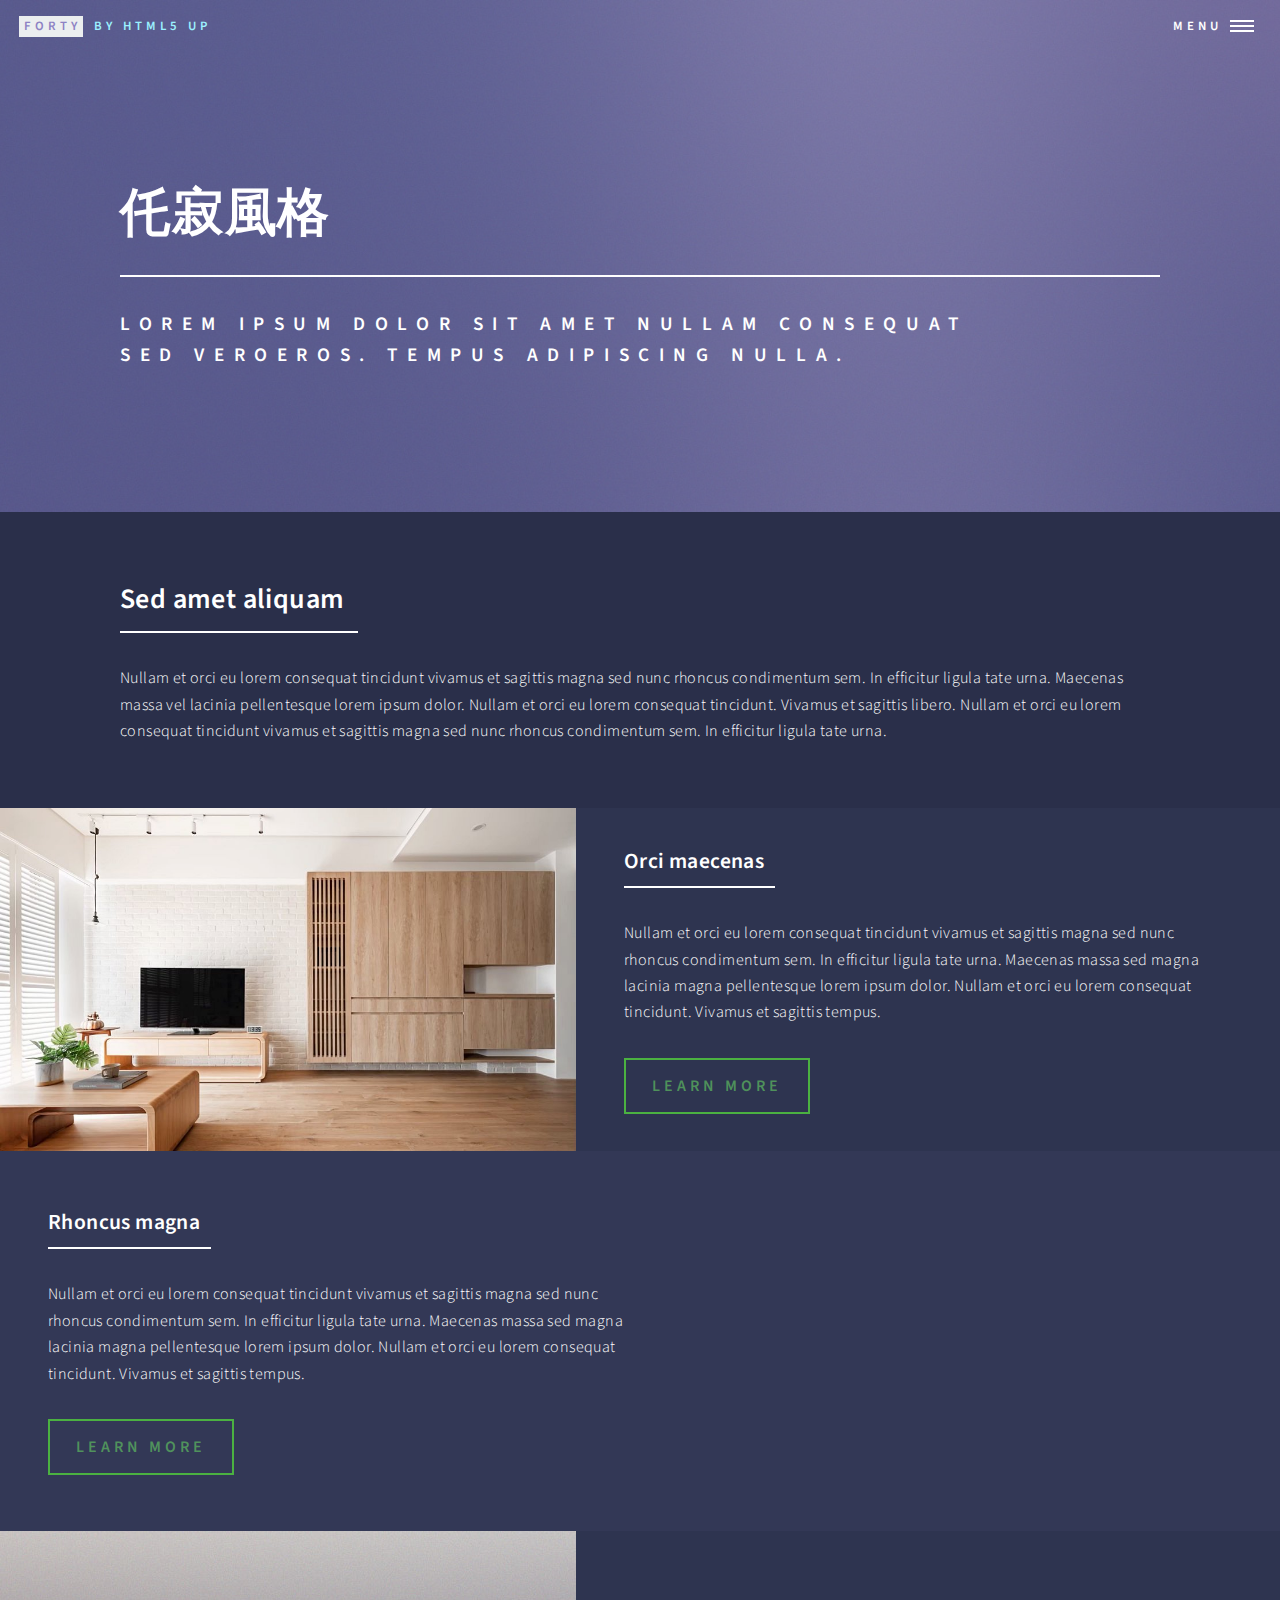
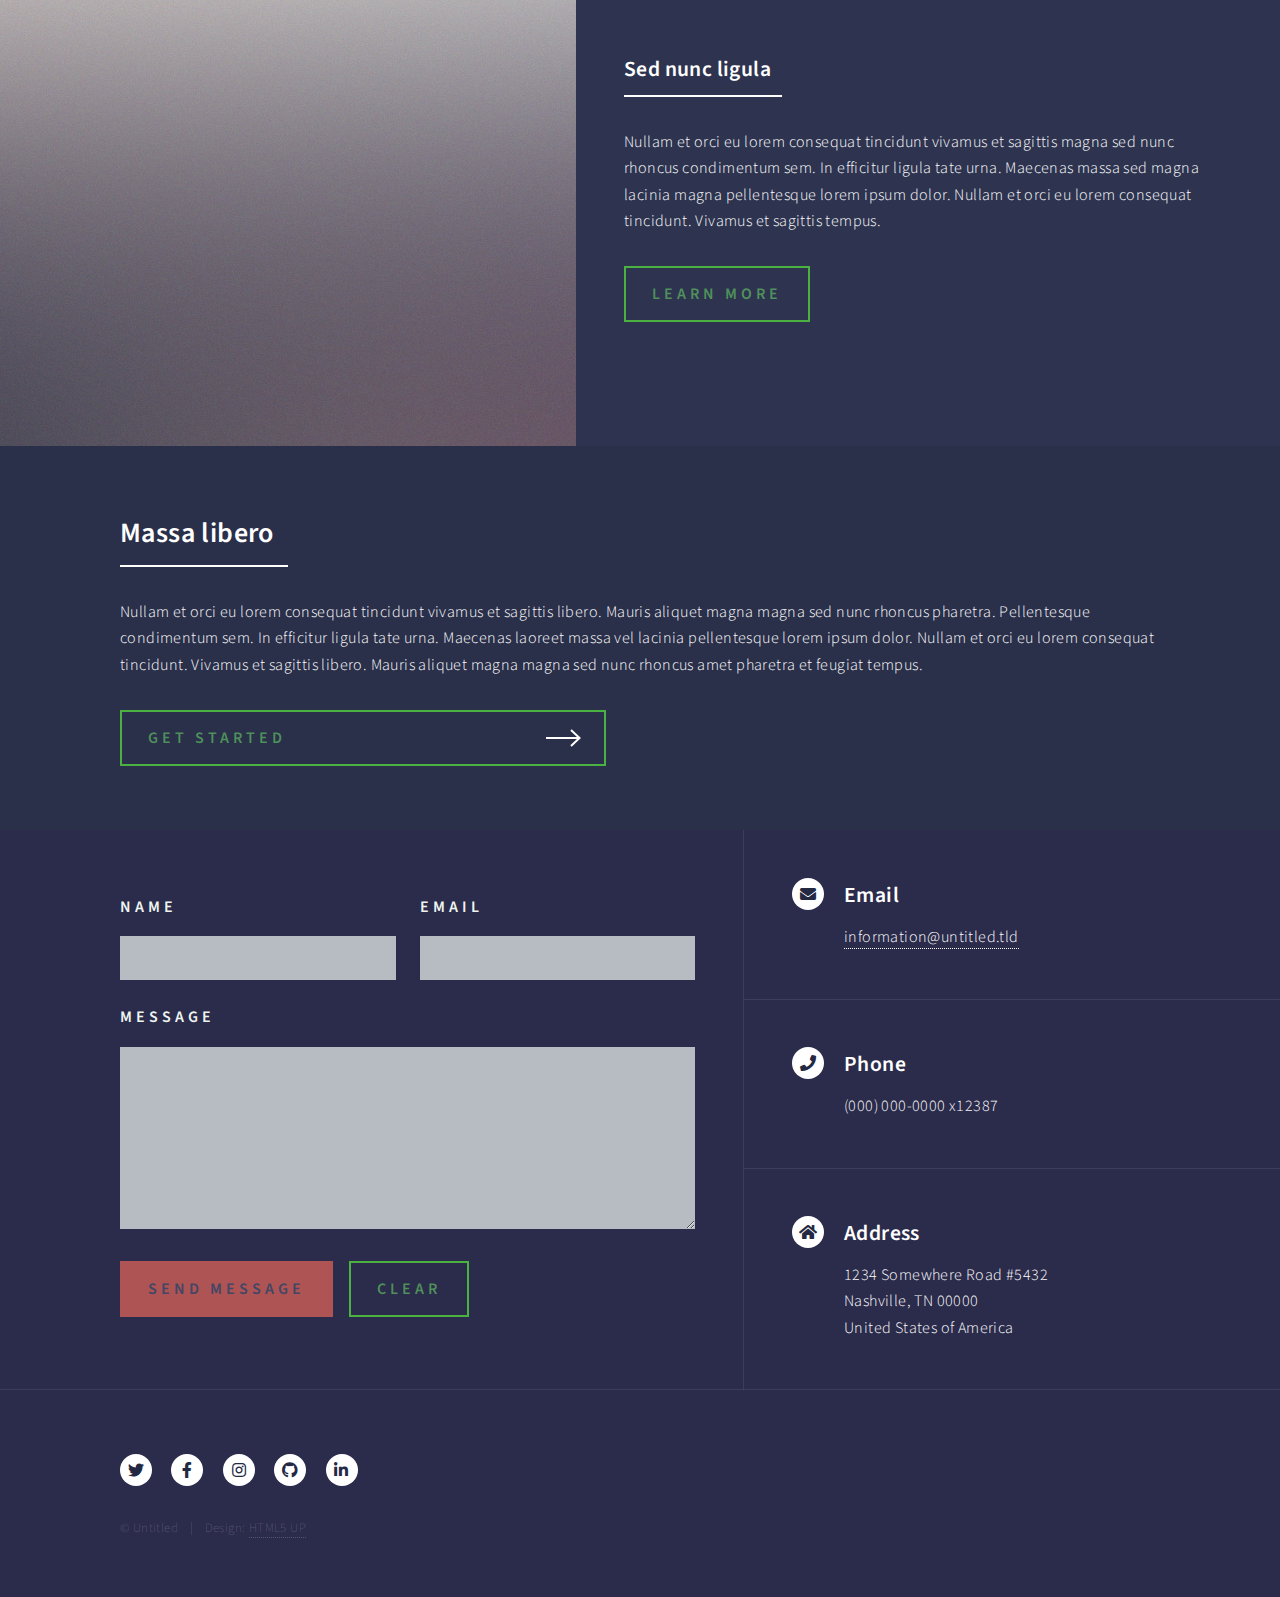
<file: 仛寂風格.html>
<!DOCTYPE HTML>
<!--
	Forty by HTML5 UP
	html5up.net | @ajlkn
	Free for personal and commercial use under the CCA 3.0 license (html5up.net/license)
-->
<html>
	<head>
		<title>Landing - Forty by HTML5 UP</title>
		<meta charset="utf-8" />
		<meta name="viewport" content="width=device-width, initial-scale=1, user-scalable=no" />
		<link rel="stylesheet" href="assets/css/main.css" />
		<noscript><link rel="stylesheet" href="assets/css/noscript.css" /></noscript>
	</head>
	<body class="is-preload">

		<!-- Wrapper -->
			<div id="wrapper">

				<!-- Header -->
				<!-- Note: The "styleN" class below should match that of the banner element. -->
					<header id="header" class="alt style2">
						<a href="index.html" class="logo"><strong>Forty</strong> <span>by HTML5 UP</span></a>
						<nav>
							<a href="#menu">Menu</a>
						</nav>
					</header>

				<!-- Menu -->
					<nav id="menu">
						<ul class="links">
							<li><a href="index.html">Home</a></li>
							<li><a href="landing.html">Landing</a></li>
							<li><a href="generic.html">Generic</a></li>
							<li><a href="elements.html">Elements</a></li>
						</ul>
						<ul class="actions stacked">
							<li><a href="#" class="button primary fit">Get Started</a></li>
							<li><a href="#" class="button fit">Log In</a></li>
						</ul>
					</nav>

				<!-- Banner -->
				<!-- Note: The "styleN" class below should match that of the header element. -->
					<section id="banner" class="style2">
						<div class="inner">
							<span class="image">
								<img src="images/pic07.jpg" alt="" />
							</span>
							<header class="major">
								<h1>仛寂風格</h1>
							</header>
							<div class="content">
								<p>Lorem ipsum dolor sit amet nullam consequat<br />
								sed veroeros. tempus adipiscing nulla.</p>
							</div>
						</div>
					</section>

				<!-- Main -->
					<div id="main">

						<!-- One -->
							<section id="one">
								<div class="inner">
									<header class="major">
										<h2>Sed amet aliquam</h2>
									</header>
									<p>Nullam et orci eu lorem consequat tincidunt vivamus et sagittis magna sed nunc rhoncus condimentum sem. In efficitur ligula tate urna. Maecenas massa vel lacinia pellentesque lorem ipsum dolor. Nullam et orci eu lorem consequat tincidunt. Vivamus et sagittis libero. Nullam et orci eu lorem consequat tincidunt vivamus et sagittis magna sed nunc rhoncus condimentum sem. In efficitur ligula tate urna.</p>
								</div>
							</section>

						<!-- Two -->
							<section id="two" class="spotlights">
								<section>
									<a href="generic.html" class="image">
										<img src="images/pic08.jpg" alt="" data-position="center center" />
									</a>
									<div class="content">
										<div class="inner">
											<header class="major">
												<h3>Orci maecenas</h3>
											</header>
											<p>Nullam et orci eu lorem consequat tincidunt vivamus et sagittis magna sed nunc rhoncus condimentum sem. In efficitur ligula tate urna. Maecenas massa sed magna lacinia magna pellentesque lorem ipsum dolor. Nullam et orci eu lorem consequat tincidunt. Vivamus et sagittis tempus.</p>
											<ul class="actions">
												<li><a href="generic.html" class="button">Learn more</a></li>
											</ul>
										</div>
									</div>
								</section>
								<section>
									<iframe width="50%" height="380"src="https://www.youtube.com/embed/39oEAPqg3eI" title="WABI - SABI　侘寂　#wabisabi #japanesegarden" frameborder="0" allow="accelerometer; autoplay; clipboard-write; encrypted-media; gyroscope; picture-in-picture; web-share" referrerpolicy="strict-origin-when-cross-origin" allowfullscreen></iframe>
									</a>
									<div class="content">
										<div class="inner">
											<header class="major">
												<h3>Rhoncus magna</h3>
											</header>
											<p>Nullam et orci eu lorem consequat tincidunt vivamus et sagittis magna sed nunc rhoncus condimentum sem. In efficitur ligula tate urna. Maecenas massa sed magna lacinia magna pellentesque lorem ipsum dolor. Nullam et orci eu lorem consequat tincidunt. Vivamus et sagittis tempus.</p>
											<ul class="actions">
												<li><a href="generic.html" class="button">Learn more</a></li>
											</ul>
										</div>
									</div>
								</section>
								<section>
									<a href="generic.html" class="image">
										<img src="images/pic10.jpg" alt="" data-position="25% 25%" />
									</a>
									<div class="content">
										<div class="inner">
											<header class="major">
												<h3>Sed nunc ligula</h3>
											</header>
											<p>Nullam et orci eu lorem consequat tincidunt vivamus et sagittis magna sed nunc rhoncus condimentum sem. In efficitur ligula tate urna. Maecenas massa sed magna lacinia magna pellentesque lorem ipsum dolor. Nullam et orci eu lorem consequat tincidunt. Vivamus et sagittis tempus.</p>
											<ul class="actions">
												<li><a href="generic.html" class="button">Learn more</a></li>
											</ul>
										</div>
									</div>
								</section>
							</section>

						<!-- Three -->
							<section id="three">
								<div class="inner">
									<header class="major">
										<h2>Massa libero</h2>
									</header>
									<p>Nullam et orci eu lorem consequat tincidunt vivamus et sagittis libero. Mauris aliquet magna magna sed nunc rhoncus pharetra. Pellentesque condimentum sem. In efficitur ligula tate urna. Maecenas laoreet massa vel lacinia pellentesque lorem ipsum dolor. Nullam et orci eu lorem consequat tincidunt. Vivamus et sagittis libero. Mauris aliquet magna magna sed nunc rhoncus amet pharetra et feugiat tempus.</p>
									<ul class="actions">
										<li><a href="generic.html" class="button next">Get Started</a></li>
									</ul>
								</div>
							</section>

					</div>

				<!-- Contact -->
					<section id="contact">
						<div class="inner">
							<section>
								<form method="post" action="#">
									<div class="fields">
										<div class="field half">
											<label for="name">Name</label>
											<input type="text" name="name" id="name" />
										</div>
										<div class="field half">
											<label for="email">Email</label>
											<input type="text" name="email" id="email" />
										</div>
										<div class="field">
											<label for="message">Message</label>
											<textarea name="message" id="message" rows="6"></textarea>
										</div>
									</div>
									<ul class="actions">
										<li><input type="submit" value="Send Message" class="primary" /></li>
										<li><input type="reset" value="Clear" /></li>
									</ul>
								</form>
							</section>
							<section class="split">
								<section>
									<div class="contact-method">
										<span class="icon solid alt fa-envelope"></span>
										<h3>Email</h3>
										<a href="#">information@untitled.tld</a>
									</div>
								</section>
								<section>
									<div class="contact-method">
										<span class="icon solid alt fa-phone"></span>
										<h3>Phone</h3>
										<span>(000) 000-0000 x12387</span>
									</div>
								</section>
								<section>
									<div class="contact-method">
										<span class="icon solid alt fa-home"></span>
										<h3>Address</h3>
										<span>1234 Somewhere Road #5432<br />
										Nashville, TN 00000<br />
										United States of America</span>
									</div>
								</section>
							</section>
						</div>
					</section>

				<!-- Footer -->
					<footer id="footer">
						<div class="inner">
							<ul class="icons">
								<li><a href="#" class="icon brands alt fa-twitter"><span class="label">Twitter</span></a></li>
								<li><a href="#" class="icon brands alt fa-facebook-f"><span class="label">Facebook</span></a></li>
								<li><a href="#" class="icon brands alt fa-instagram"><span class="label">Instagram</span></a></li>
								<li><a href="#" class="icon brands alt fa-github"><span class="label">GitHub</span></a></li>
								<li><a href="#" class="icon brands alt fa-linkedin-in"><span class="label">LinkedIn</span></a></li>
							</ul>
							<ul class="copyright">
								<li>&copy; Untitled</li><li>Design: <a href="https://html5up.net">HTML5 UP</a></li>
							</ul>
						</div>
					</footer>

			</div>

		<!-- Scripts -->
			<script src="assets/js/jquery.min.js"></script>
			<script src="assets/js/jquery.scrolly.min.js"></script>
			<script src="assets/js/jquery.scrollex.min.js"></script>
			<script src="assets/js/browser.min.js"></script>
			<script src="assets/js/breakpoints.min.js"></script>
			<script src="assets/js/util.js"></script>
			<script src="assets/js/main.js"></script>

	</body>
</html>
</file>
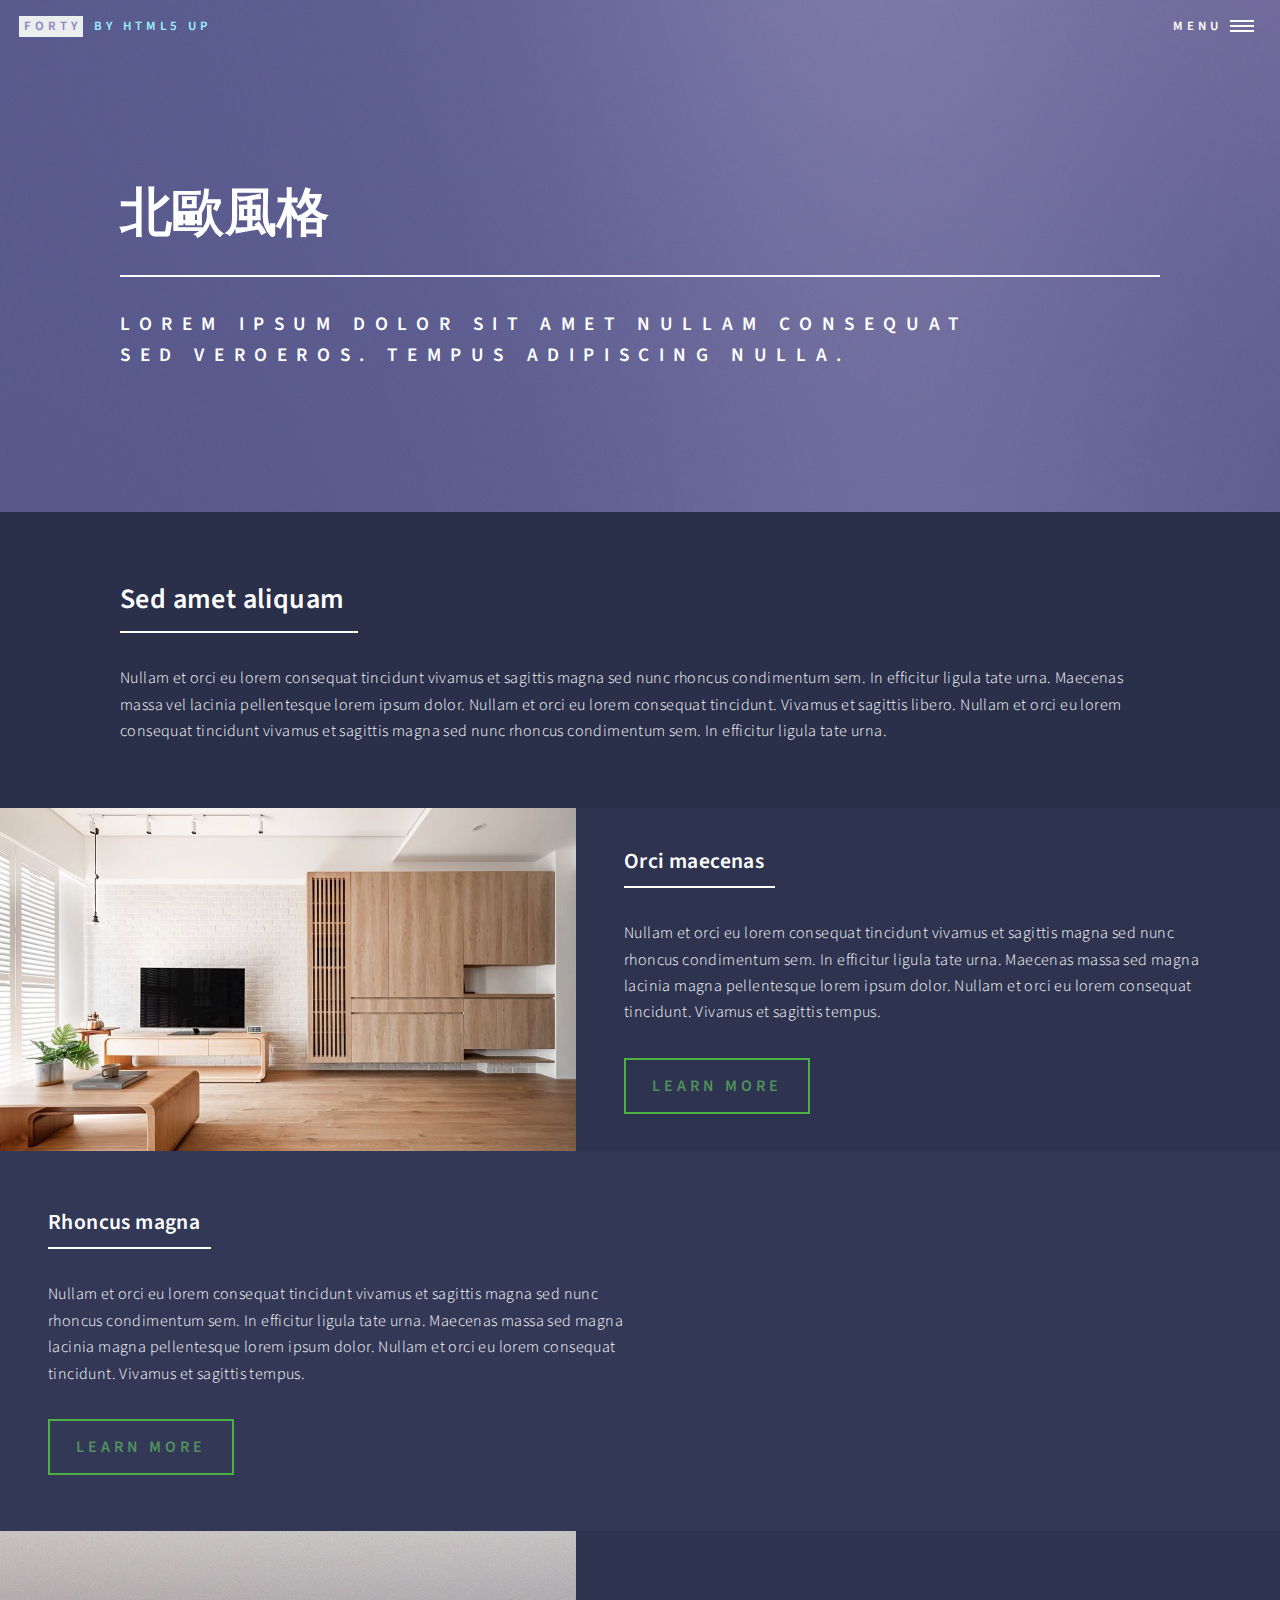
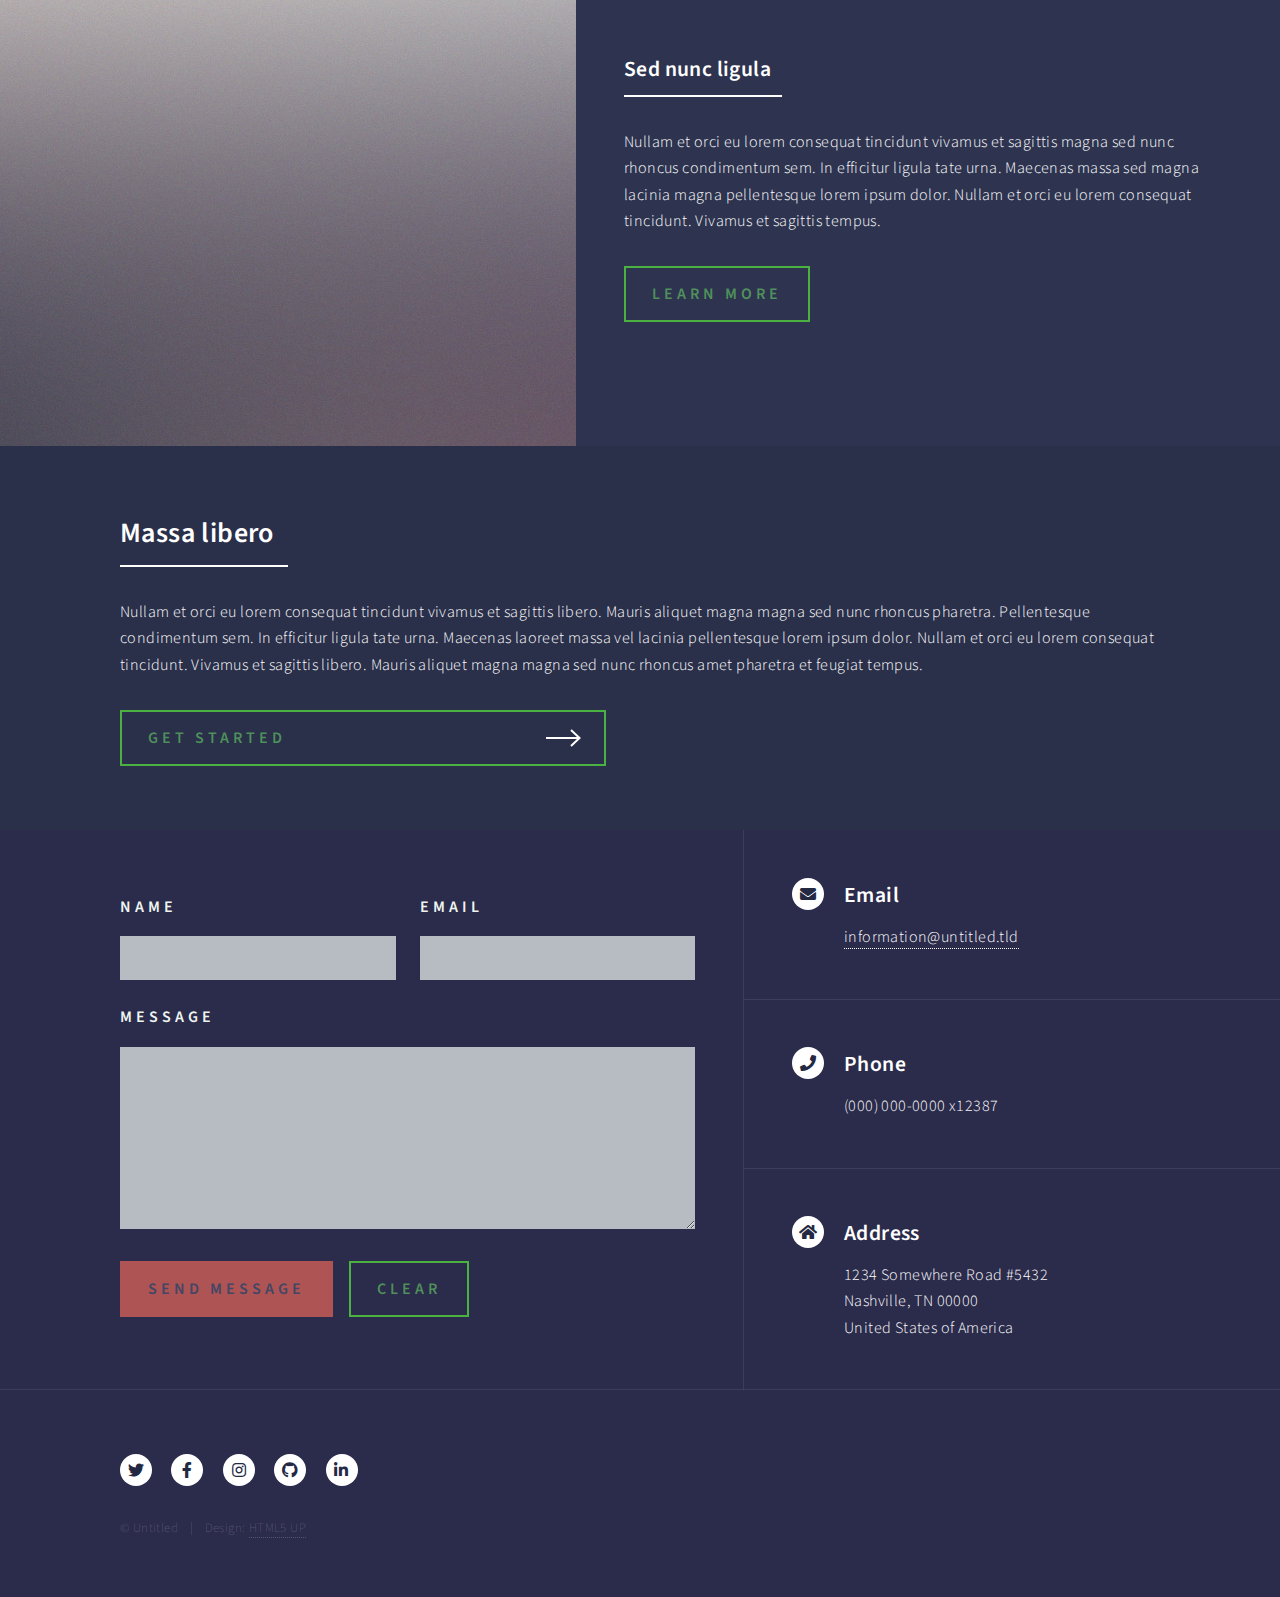
<file: 北歐風格.html>
<!DOCTYPE HTML>
<!--
	Forty by HTML5 UP
	html5up.net | @ajlkn
	Free for personal and commercial use under the CCA 3.0 license (html5up.net/license)
-->
<html>
	<head>
		<title>Landing - Forty by HTML5 UP</title>
		<meta charset="utf-8" />
		<meta name="viewport" content="width=device-width, initial-scale=1, user-scalable=no" />
		<link rel="stylesheet" href="assets/css/main.css" />
		<noscript><link rel="stylesheet" href="assets/css/noscript.css" /></noscript>
	</head>
	<body class="is-preload">

		<!-- Wrapper -->
			<div id="wrapper">

				<!-- Header -->
				<!-- Note: The "styleN" class below should match that of the banner element. -->
					<header id="header" class="alt style2">
						<a href="index.html" class="logo"><strong>Forty</strong> <span>by HTML5 UP</span></a>
						<nav>
							<a href="#menu">Menu</a>
						</nav>
					</header>

				<!-- Menu -->
					<nav id="menu">
						<ul class="links">
							<li><a href="index.html">Home</a></li>
							<li><a href="landing.html">Landing</a></li>
							<li><a href="generic.html">Generic</a></li>
							<li><a href="elements.html">Elements</a></li>
						</ul>
						<ul class="actions stacked">
							<li><a href="#" class="button primary fit">Get Started</a></li>
							<li><a href="#" class="button fit">Log In</a></li>
						</ul>
					</nav>

				<!-- Banner -->
				<!-- Note: The "styleN" class below should match that of the header element. -->
					<section id="banner" class="style2">
						<div class="inner">
							<span class="image">
								<img src="images/pic07.jpg" alt="" />
							</span>
							<header class="major">
								<h1>北歐風格</h1> 
							</header>
							<div class="content">
								<p>Lorem ipsum dolor sit amet nullam consequat<br />
								sed veroeros. tempus adipiscing nulla.</p>
							</div>
						</div>
					</section>

				<!-- Main -->
					<div id="main">

						<!-- One -->
							<section id="one">
								<div class="inner">
									<header class="major">
										<h2>Sed amet aliquam</h2>
									</header>
									<p>Nullam et orci eu lorem consequat tincidunt vivamus et sagittis magna sed nunc rhoncus condimentum sem. In efficitur ligula tate urna. Maecenas massa vel lacinia pellentesque lorem ipsum dolor. Nullam et orci eu lorem consequat tincidunt. Vivamus et sagittis libero. Nullam et orci eu lorem consequat tincidunt vivamus et sagittis magna sed nunc rhoncus condimentum sem. In efficitur ligula tate urna.</p>
								</div>
							</section>

						<!-- Two -->
							<section id="two" class="spotlights">
								<section>
									<a href="generic.html" class="image">
										<img src="images/pic08.jpg" alt="" data-position="center center" />
									</a>
									<div class="content">
										<div class="inner">
											<header class="major">
												<h3>Orci maecenas</h3>
											</header>
											<p>Nullam et orci eu lorem consequat tincidunt vivamus et sagittis magna sed nunc rhoncus condimentum sem. In efficitur ligula tate urna. Maecenas massa sed magna lacinia magna pellentesque lorem ipsum dolor. Nullam et orci eu lorem consequat tincidunt. Vivamus et sagittis tempus.</p>
											<ul class="actions">
												<li><a href="generic.html" class="button">Learn more</a></li>
											</ul>
										</div>
									</div>
								</section>
								<section>
									<iframe width="50%" height="380"src="https://www.youtube.com/embed/utKUFzhD5EU" title="Baan Rom Ruen : บ้านตัว L พร้อมคอร์ทกลางที่สร้างความร่มรื่นให้ทุกคนในครอบครัว (ENG.SUB.)" frameborder="0" allow="accelerometer; autoplay; clipboard-write; encrypted-media; gyroscope; picture-in-picture; web-share" referrerpolicy="strict-origin-when-cross-origin" allowfullscreen></iframe>
									</a>
									<div class="content">
										<div class="inner">
											<header class="major">
												<h3>Rhoncus magna</h3>
											</header>
											<p>Nullam et orci eu lorem consequat tincidunt vivamus et sagittis magna sed nunc rhoncus condimentum sem. In efficitur ligula tate urna. Maecenas massa sed magna lacinia magna pellentesque lorem ipsum dolor. Nullam et orci eu lorem consequat tincidunt. Vivamus et sagittis tempus.</p>
											<ul class="actions">
												<li><a href="generic.html" class="button">Learn more</a></li>
											</ul>
										</div>
									</div>
								</section>
								<section>
									<a href="generic.html" class="image">
										<img src="images/pic10.jpg" alt="" data-position="25% 25%" />
									</a>
									<div class="content">
										<div class="inner">
											<header class="major">
												<h3>Sed nunc ligula</h3>
											</header>
											<p>Nullam et orci eu lorem consequat tincidunt vivamus et sagittis magna sed nunc rhoncus condimentum sem. In efficitur ligula tate urna. Maecenas massa sed magna lacinia magna pellentesque lorem ipsum dolor. Nullam et orci eu lorem consequat tincidunt. Vivamus et sagittis tempus.</p>
											<ul class="actions">
												<li><a href="generic.html" class="button">Learn more</a></li>
											</ul>
										</div>
									</div>
								</section>
							</section>

						<!-- Three -->
							<section id="three">
								<div class="inner">
									<header class="major">
										<h2>Massa libero</h2>
									</header>
									<p>Nullam et orci eu lorem consequat tincidunt vivamus et sagittis libero. Mauris aliquet magna magna sed nunc rhoncus pharetra. Pellentesque condimentum sem. In efficitur ligula tate urna. Maecenas laoreet massa vel lacinia pellentesque lorem ipsum dolor. Nullam et orci eu lorem consequat tincidunt. Vivamus et sagittis libero. Mauris aliquet magna magna sed nunc rhoncus amet pharetra et feugiat tempus.</p>
									<ul class="actions">
										<li><a href="generic.html" class="button next">Get Started</a></li>
									</ul>
								</div>
							</section>

					</div>

				<!-- Contact -->
					<section id="contact">
						<div class="inner">
							<section>
								<form method="post" action="#">
									<div class="fields">
										<div class="field half">
											<label for="name">Name</label>
											<input type="text" name="name" id="name" />
										</div>
										<div class="field half">
											<label for="email">Email</label>
											<input type="text" name="email" id="email" />
										</div>
										<div class="field">
											<label for="message">Message</label>
											<textarea name="message" id="message" rows="6"></textarea>
										</div>
									</div>
									<ul class="actions">
										<li><input type="submit" value="Send Message" class="primary" /></li>
										<li><input type="reset" value="Clear" /></li>
									</ul>
								</form>
							</section>
							<section class="split">
								<section>
									<div class="contact-method">
										<span class="icon solid alt fa-envelope"></span>
										<h3>Email</h3>
										<a href="#">information@untitled.tld</a>
									</div>
								</section>
								<section>
									<div class="contact-method">
										<span class="icon solid alt fa-phone"></span>
										<h3>Phone</h3>
										<span>(000) 000-0000 x12387</span>
									</div>
								</section>
								<section>
									<div class="contact-method">
										<span class="icon solid alt fa-home"></span>
										<h3>Address</h3>
										<span>1234 Somewhere Road #5432<br />
										Nashville, TN 00000<br />
										United States of America</span>
									</div>
								</section>
							</section>
						</div>
					</section>

				<!-- Footer -->
					<footer id="footer">
						<div class="inner">
							<ul class="icons">
								<li><a href="#" class="icon brands alt fa-twitter"><span class="label">Twitter</span></a></li>
								<li><a href="#" class="icon brands alt fa-facebook-f"><span class="label">Facebook</span></a></li>
								<li><a href="#" class="icon brands alt fa-instagram"><span class="label">Instagram</span></a></li>
								<li><a href="#" class="icon brands alt fa-github"><span class="label">GitHub</span></a></li>
								<li><a href="#" class="icon brands alt fa-linkedin-in"><span class="label">LinkedIn</span></a></li>
							</ul>
							<ul class="copyright">
								<li>&copy; Untitled</li><li>Design: <a href="https://html5up.net">HTML5 UP</a></li>
							</ul>
						</div>
					</footer>

			</div>

		<!-- Scripts -->
			<script src="assets/js/jquery.min.js"></script>
			<script src="assets/js/jquery.scrolly.min.js"></script>
			<script src="assets/js/jquery.scrollex.min.js"></script>
			<script src="assets/js/browser.min.js"></script>
			<script src="assets/js/breakpoints.min.js"></script>
			<script src="assets/js/util.js"></script>
			<script src="assets/js/main.js"></script>

	</body>
</html>
</file>
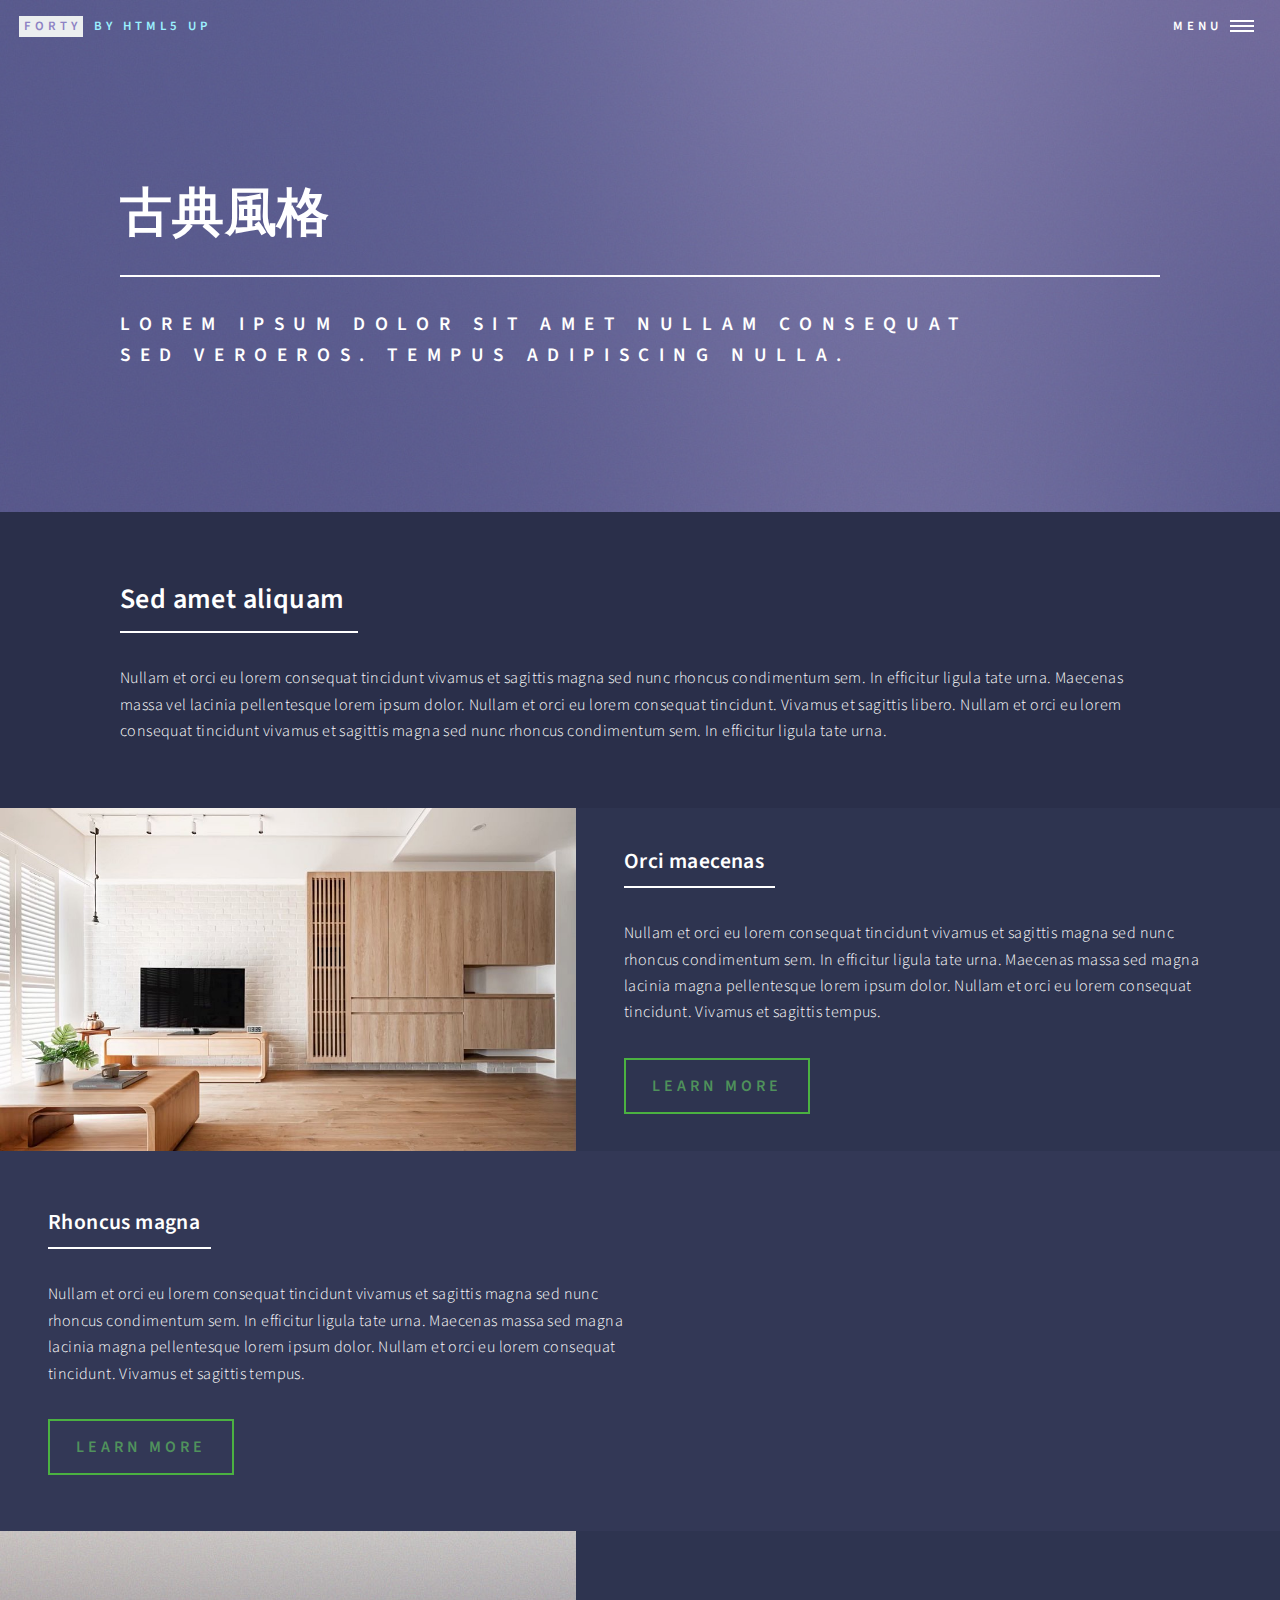
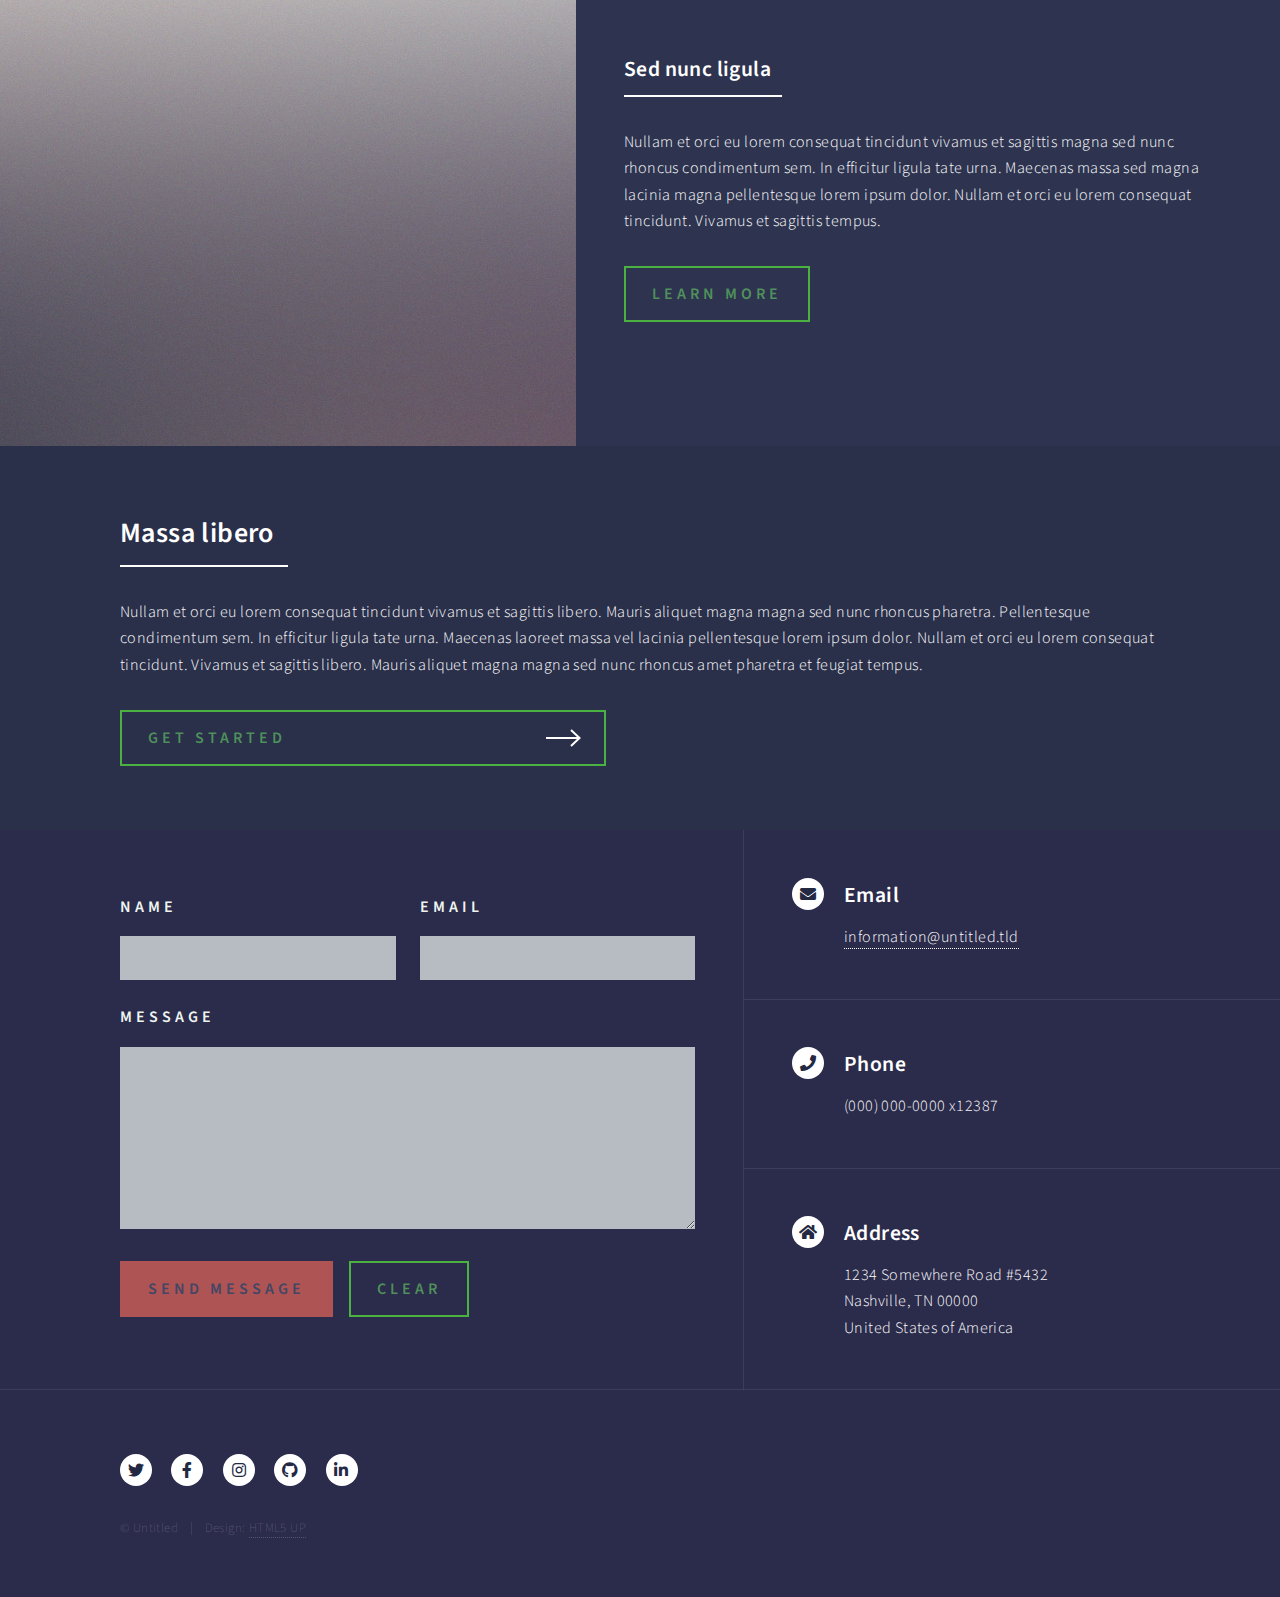
<file: 古典風格.html>
<!DOCTYPE HTML>
<!--
	Forty by HTML5 UP
	html5up.net | @ajlkn
	Free for personal and commercial use under the CCA 3.0 license (html5up.net/license)
-->
<html>
	<head>
		<title>Landing - Forty by HTML5 UP</title>
		<meta charset="utf-8" />
		<meta name="viewport" content="width=device-width, initial-scale=1, user-scalable=no" />
		<link rel="stylesheet" href="assets/css/main.css" />
		<noscript><link rel="stylesheet" href="assets/css/noscript.css" /></noscript>
	</head>
	<body class="is-preload">

		<!-- Wrapper -->
			<div id="wrapper">

				<!-- Header -->
				<!-- Note: The "styleN" class below should match that of the banner element. -->
					<header id="header" class="alt style2">
						<a href="index.html" class="logo"><strong>Forty</strong> <span>by HTML5 UP</span></a>
						<nav>
							<a href="#menu">Menu</a>
						</nav>
					</header>

				<!-- Menu -->
					<nav id="menu">
						<ul class="links">
							<li><a href="index.html">Home</a></li>
							<li><a href="landing.html">Landing</a></li>
							<li><a href="generic.html">Generic</a></li>
							<li><a href="elements.html">Elements</a></li>
						</ul>
						<ul class="actions stacked">
							<li><a href="#" class="button primary fit">Get Started</a></li>
							<li><a href="#" class="button fit">Log In</a></li>
						</ul>
					</nav>

				<!-- Banner -->
				<!-- Note: The "styleN" class below should match that of the header element. -->
					<section id="banner" class="style2">
						<div class="inner">
							<span class="image">
								<img src="images/pic07.jpg" alt="" />
							</span>
							<header class="major">
								<h1>古典風格</h1> 
							</header>
							<div class="content">
								<p>Lorem ipsum dolor sit amet nullam consequat<br />
								sed veroeros. tempus adipiscing nulla.</p>
							</div>
						</div>
					</section>

				<!-- Main -->
					<div id="main">

						<!-- One -->
							<section id="one">
								<div class="inner">
									<header class="major">
										<h2>Sed amet aliquam</h2>
									</header>
									<p>Nullam et orci eu lorem consequat tincidunt vivamus et sagittis magna sed nunc rhoncus condimentum sem. In efficitur ligula tate urna. Maecenas massa vel lacinia pellentesque lorem ipsum dolor. Nullam et orci eu lorem consequat tincidunt. Vivamus et sagittis libero. Nullam et orci eu lorem consequat tincidunt vivamus et sagittis magna sed nunc rhoncus condimentum sem. In efficitur ligula tate urna.</p>
								</div>
							</section>

						<!-- Two -->
							<section id="two" class="spotlights">
								<section>
									<a href="generic.html" class="image">
										<img src="images/pic08.jpg" alt="" data-position="center center" />
									</a>
									<div class="content">
										<div class="inner">
											<header class="major">
												<h3>Orci maecenas</h3>
											</header>
											<p>Nullam et orci eu lorem consequat tincidunt vivamus et sagittis magna sed nunc rhoncus condimentum sem. In efficitur ligula tate urna. Maecenas massa sed magna lacinia magna pellentesque lorem ipsum dolor. Nullam et orci eu lorem consequat tincidunt. Vivamus et sagittis tempus.</p>
											<ul class="actions">
												<li><a href="generic.html" class="button">Learn more</a></li>
											</ul>
										</div>
									</div>
								</section>
								<section>
									<iframe width="50%" height="380" src="https://www.youtube.com/embed/EydxoyboJzc?list=PLYPOAkMjJVdgD9TasKa5i8Z9zd-iDPcrO" title="【飯店風】北京CBD頂層超級豪宅 奢華景觀與當代藝術的樓中樓生活 L′atelier Fantasia 繽紛設計 江欣宜" frameborder="0" allow="accelerometer; autoplay; clipboard-write; encrypted-media; gyroscope; picture-in-picture; web-share" referrerpolicy="strict-origin-when-cross-origin" allowfullscreen></iframe>
									</a>
									<div class="content">
										<div class="inner">
											<header class="major">
												<h3>Rhoncus magna</h3>
											</header>
											<p>Nullam et orci eu lorem consequat tincidunt vivamus et sagittis magna sed nunc rhoncus condimentum sem. In efficitur ligula tate urna. Maecenas massa sed magna lacinia magna pellentesque lorem ipsum dolor. Nullam et orci eu lorem consequat tincidunt. Vivamus et sagittis tempus.</p>
											<ul class="actions">
												<li><a href="generic.html" class="button">Learn more</a></li>
											</ul>
										</div>
									</div>
								</section>
								<section>
									<a href="generic.html" class="image">
										<img src="images/pic10.jpg" alt="" data-position="25% 25%" />
									</a>
									<div class="content">
										<div class="inner">
											<header class="major">
												<h3>Sed nunc ligula</h3>
											</header>
											<p>Nullam et orci eu lorem consequat tincidunt vivamus et sagittis magna sed nunc rhoncus condimentum sem. In efficitur ligula tate urna. Maecenas massa sed magna lacinia magna pellentesque lorem ipsum dolor. Nullam et orci eu lorem consequat tincidunt. Vivamus et sagittis tempus.</p>
											<ul class="actions">
												<li><a href="generic.html" class="button">Learn more</a></li>
											</ul>
										</div>
									</div>
								</section>
							</section>

						<!-- Three -->
							<section id="three">
								<div class="inner">
									<header class="major">
										<h2>Massa libero</h2>
									</header>
									<p>Nullam et orci eu lorem consequat tincidunt vivamus et sagittis libero. Mauris aliquet magna magna sed nunc rhoncus pharetra. Pellentesque condimentum sem. In efficitur ligula tate urna. Maecenas laoreet massa vel lacinia pellentesque lorem ipsum dolor. Nullam et orci eu lorem consequat tincidunt. Vivamus et sagittis libero. Mauris aliquet magna magna sed nunc rhoncus amet pharetra et feugiat tempus.</p>
									<ul class="actions">
										<li><a href="generic.html" class="button next">Get Started</a></li>
									</ul>
								</div>
							</section>

					</div>

				<!-- Contact -->
					<section id="contact">
						<div class="inner">
							<section>
								<form method="post" action="#">
									<div class="fields">
										<div class="field half">
											<label for="name">Name</label>
											<input type="text" name="name" id="name" />
										</div>
										<div class="field half">
											<label for="email">Email</label>
											<input type="text" name="email" id="email" />
										</div>
										<div class="field">
											<label for="message">Message</label>
											<textarea name="message" id="message" rows="6"></textarea>
										</div>
									</div>
									<ul class="actions">
										<li><input type="submit" value="Send Message" class="primary" /></li>
										<li><input type="reset" value="Clear" /></li>
									</ul>
								</form>
							</section>
							<section class="split">
								<section>
									<div class="contact-method">
										<span class="icon solid alt fa-envelope"></span>
										<h3>Email</h3>
										<a href="#">information@untitled.tld</a>
									</div>
								</section>
								<section>
									<div class="contact-method">
										<span class="icon solid alt fa-phone"></span>
										<h3>Phone</h3>
										<span>(000) 000-0000 x12387</span>
									</div>
								</section>
								<section>
									<div class="contact-method">
										<span class="icon solid alt fa-home"></span>
										<h3>Address</h3>
										<span>1234 Somewhere Road #5432<br />
										Nashville, TN 00000<br />
										United States of America</span>
									</div>
								</section>
							</section>
						</div>
					</section>

				<!-- Footer -->
					<footer id="footer">
						<div class="inner">
							<ul class="icons">
								<li><a href="#" class="icon brands alt fa-twitter"><span class="label">Twitter</span></a></li>
								<li><a href="#" class="icon brands alt fa-facebook-f"><span class="label">Facebook</span></a></li>
								<li><a href="#" class="icon brands alt fa-instagram"><span class="label">Instagram</span></a></li>
								<li><a href="#" class="icon brands alt fa-github"><span class="label">GitHub</span></a></li>
								<li><a href="#" class="icon brands alt fa-linkedin-in"><span class="label">LinkedIn</span></a></li>
							</ul>
							<ul class="copyright">
								<li>&copy; Untitled</li><li>Design: <a href="https://html5up.net">HTML5 UP</a></li>
							</ul>
						</div>
					</footer>

			</div>

		<!-- Scripts -->
			<script src="assets/js/jquery.min.js"></script>
			<script src="assets/js/jquery.scrolly.min.js"></script>
			<script src="assets/js/jquery.scrollex.min.js"></script>
			<script src="assets/js/browser.min.js"></script>
			<script src="assets/js/breakpoints.min.js"></script>
			<script src="assets/js/util.js"></script>
			<script src="assets/js/main.js"></script>

	</body>
</html>
</file>
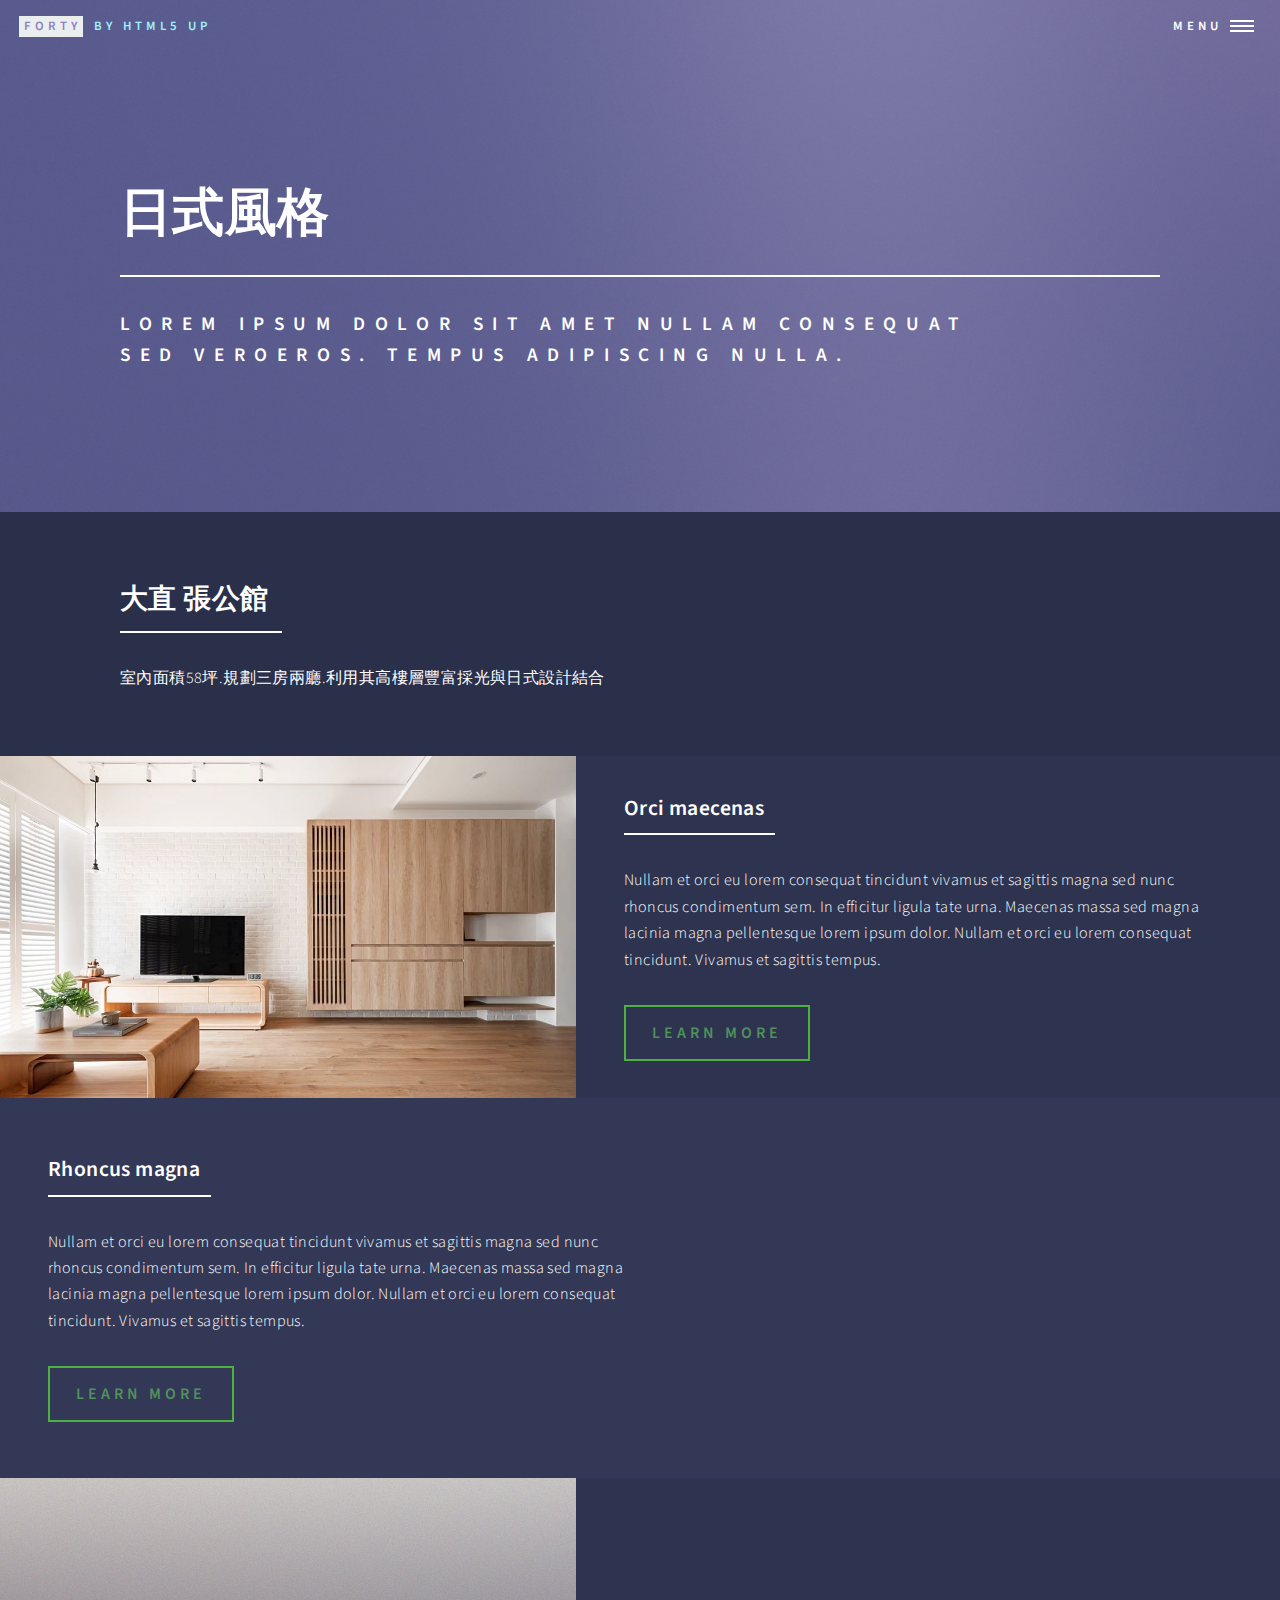
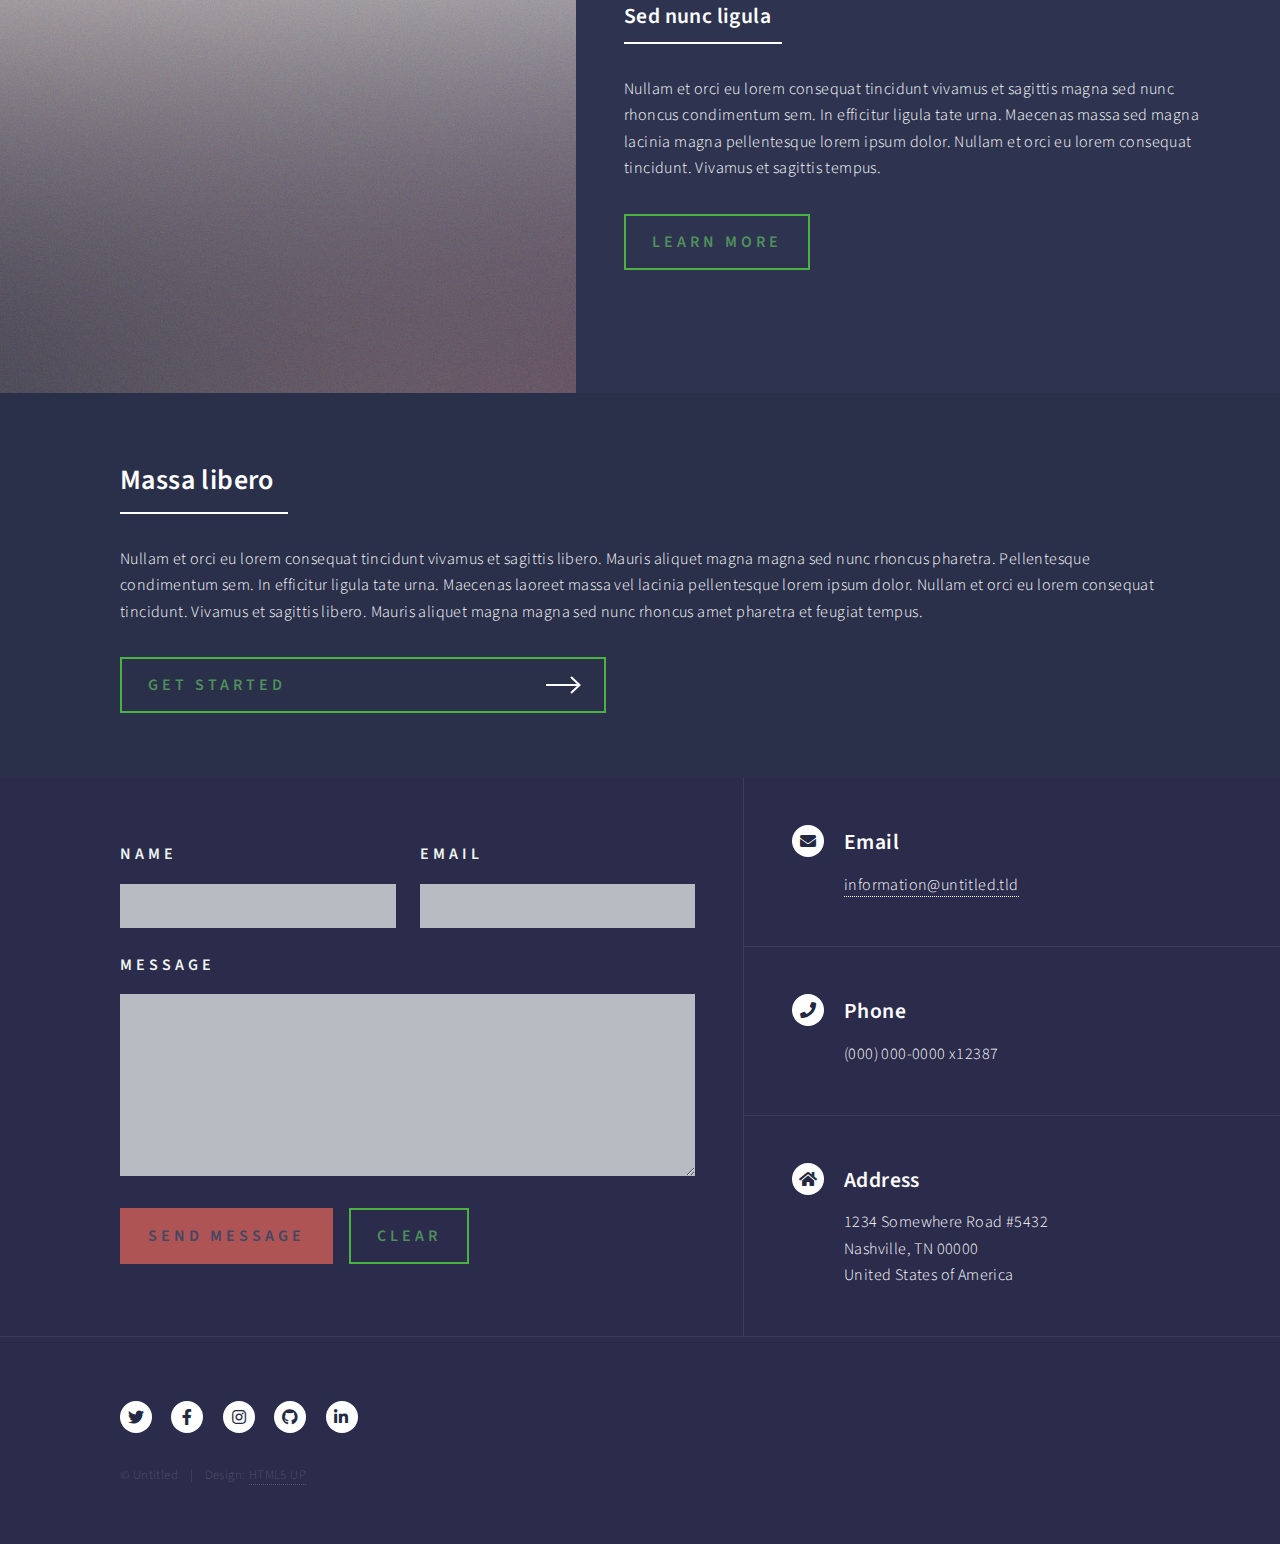
<file: 日式風格.html>
<!DOCTYPE HTML>
<!--
	Forty by HTML5 UP
	html5up.net | @ajlkn
	Free for personal and commercial use under the CCA 3.0 license (html5up.net/license)
-->
<html>
	<head>
		<title>Landing - Forty by HTML5 UP</title>
		<meta charset="utf-8" />
		<meta name="viewport" content="width=device-width, initial-scale=1, user-scalable=no" />
		<link rel="stylesheet" href="assets/css/main.css" />
		<noscript><link rel="stylesheet" href="assets/css/noscript.css" /></noscript>
	</head>
	<body class="is-preload">

		<!-- Wrapper -->
			<div id="wrapper">

				<!-- Header -->
				<!-- Note: The "styleN" class below should match that of the banner element. -->
					<header id="header" class="alt style2">
						<a href="index.html" class="logo"><strong>Forty</strong> <span>by HTML5 UP</span></a>
						<nav>
							<a href="#menu">Menu</a>
						</nav>
					</header>

				<!-- Menu -->
					<nav id="menu">
						<ul class="links">
							<li><a href="index.html">Home</a></li>
							<li><a href="landing.html">Landing</a></li>
							<li><a href="generic.html">Generic</a></li>
							<li><a href="elements.html">Elements</a></li>
						</ul>
						<ul class="actions stacked">
							<li><a href="#" class="button primary fit">Get Started</a></li>
							<li><a href="#" class="button fit">Log In</a></li>
						</ul>
					</nav>

				<!-- Banner -->
				<!-- Note: The "styleN" class below should match that of the header element. -->
					<section id="banner" class="style2">
						<div class="inner">
							<span class="image">
								<img src="images/pic07.jpg" alt="" />
							</span>
							<header class="major">
								<h1>日式風格</h1>
							</header>
							<div class="content">
								<p>Lorem ipsum dolor sit amet nullam consequat<br />
								sed veroeros. tempus adipiscing nulla.</p>
							</div>
						</div>
					</section>

				<!-- Main -->
					<div id="main">

						<!-- One -->
							<section id="one">
								<div class="inner">
									<header class="major">
										<h2>大直 張公館</h2>
									</header>
									<p>室內面積58坪.規劃三房兩廳.利用其高樓層豐富採光與日式設計結合 </p>
								</div>
							</section>

						<!-- Two -->
							<section id="two" class="spotlights">
								<section>
									<a href="generic.html" class="image">
										<img src="images/pic08.jpg" alt="" data-position="center center" />
									</a>
									<div class="content">
										<div class="inner">
											<header class="major">
												<h3>Orci maecenas</h3>
											</header>
											<p>Nullam et orci eu lorem consequat tincidunt vivamus et sagittis magna sed nunc rhoncus condimentum sem. In efficitur ligula tate urna. Maecenas massa sed magna lacinia magna pellentesque lorem ipsum dolor. Nullam et orci eu lorem consequat tincidunt. Vivamus et sagittis tempus.</p>
											<ul class="actions">
												<li><a href="generic.html" class="button">Learn more</a></li>
											</ul>
										</div>
									</div>
								</section>
								<section>
									<iframe width="50%" height="380" src="https://www.youtube.com/embed/OnCkv8nkNxg" title="Inward Journey．禪居｜Max Lam Designs｜室內設計｜家居設計｜裝修設計｜禪調｜簡約設計｜香港室內設計師" frameborder="0" allow="accelerometer; autoplay; clipboard-write; encrypted-media; gyroscope; picture-in-picture; web-share" referrerpolicy="strict-origin-when-cross-origin" allowfullscreen></iframe>
									<div class="content">
										<div class="inner">
											<header class="major">
												<h3>Rhoncus magna</h3>
											</header>
											<p>Nullam et orci eu lorem consequat tincidunt vivamus et sagittis magna sed nunc rhoncus condimentum sem. In efficitur ligula tate urna. Maecenas massa sed magna lacinia magna pellentesque lorem ipsum dolor. Nullam et orci eu lorem consequat tincidunt. Vivamus et sagittis tempus.</p>
											<ul class="actions">
												<li><a href="generic.html" class="button">Learn more</a></li>
											</ul>
										</div>
									</div>
								</section>
								<section>
									<a href="generic.html" class="image">
										<img src="images/pic10.jpg" alt="" data-position="25% 25%" />
									</a>
									<div class="content">
										<div class="inner">
											<header class="major">
												<h3>Sed nunc ligula</h3>
											</header>
											<p>Nullam et orci eu lorem consequat tincidunt vivamus et sagittis magna sed nunc rhoncus condimentum sem. In efficitur ligula tate urna. Maecenas massa sed magna lacinia magna pellentesque lorem ipsum dolor. Nullam et orci eu lorem consequat tincidunt. Vivamus et sagittis tempus.</p>
											<ul class="actions">
												<li><a href="generic.html" class="button">Learn more</a></li>
											</ul>
										</div>
									</div>
								</section>
							</section>

						<!-- Three -->
							<section id="three">
								<div class="inner">
									<header class="major">
										<h2>Massa libero</h2>
									</header>
									<p>Nullam et orci eu lorem consequat tincidunt vivamus et sagittis libero. Mauris aliquet magna magna sed nunc rhoncus pharetra. Pellentesque condimentum sem. In efficitur ligula tate urna. Maecenas laoreet massa vel lacinia pellentesque lorem ipsum dolor. Nullam et orci eu lorem consequat tincidunt. Vivamus et sagittis libero. Mauris aliquet magna magna sed nunc rhoncus amet pharetra et feugiat tempus.</p>
									<ul class="actions">
										<li><a href="generic.html" class="button next">Get Started</a></li>
									</ul>
								</div>
							</section>

					</div>

				<!-- Contact -->
					<section id="contact">
						<div class="inner">
							<section>
								<form method="post" action="#">
									<div class="fields">
										<div class="field half">
											<label for="name">Name</label>
											<input type="text" name="name" id="name" />
										</div>
										<div class="field half">
											<label for="email">Email</label>
											<input type="text" name="email" id="email" />
										</div>
										<div class="field">
											<label for="message">Message</label>
											<textarea name="message" id="message" rows="6"></textarea>
										</div>
									</div>
									<ul class="actions">
										<li><input type="submit" value="Send Message" class="primary" /></li>
										<li><input type="reset" value="Clear" /></li>
									</ul>
								</form>
							</section>
							<section class="split">
								<section>
									<div class="contact-method">
										<span class="icon solid alt fa-envelope"></span>
										<h3>Email</h3>
										<a href="#">information@untitled.tld</a>
									</div>
								</section>
								<section>
									<div class="contact-method">
										<span class="icon solid alt fa-phone"></span>
										<h3>Phone</h3>
										<span>(000) 000-0000 x12387</span>
									</div>
								</section>
								<section>
									<div class="contact-method">
										<span class="icon solid alt fa-home"></span>
										<h3>Address</h3>
										<span>1234 Somewhere Road #5432<br />
										Nashville, TN 00000<br />
										United States of America</span>
									</div>
								</section>
							</section>
						</div>
					</section>

				<!-- Footer -->
					<footer id="footer">
						<div class="inner">
							<ul class="icons">
								<li><a href="#" class="icon brands alt fa-twitter"><span class="label">Twitter</span></a></li>
								<li><a href="#" class="icon brands alt fa-facebook-f"><span class="label">Facebook</span></a></li>
								<li><a href="#" class="icon brands alt fa-instagram"><span class="label">Instagram</span></a></li>
								<li><a href="#" class="icon brands alt fa-github"><span class="label">GitHub</span></a></li>
								<li><a href="#" class="icon brands alt fa-linkedin-in"><span class="label">LinkedIn</span></a></li>
							</ul>
							<ul class="copyright">
								<li>&copy; Untitled</li><li>Design: <a href="https://html5up.net">HTML5 UP</a></li>
							</ul>
						</div>
					</footer>

			</div>

		<!-- Scripts -->
			<script src="assets/js/jquery.min.js"></script>
			<script src="assets/js/jquery.scrolly.min.js"></script>
			<script src="assets/js/jquery.scrollex.min.js"></script>
			<script src="assets/js/browser.min.js"></script>
			<script src="assets/js/breakpoints.min.js"></script>
			<script src="assets/js/util.js"></script>
			<script src="assets/js/main.js"></script>

	</body>
</html>
</file>
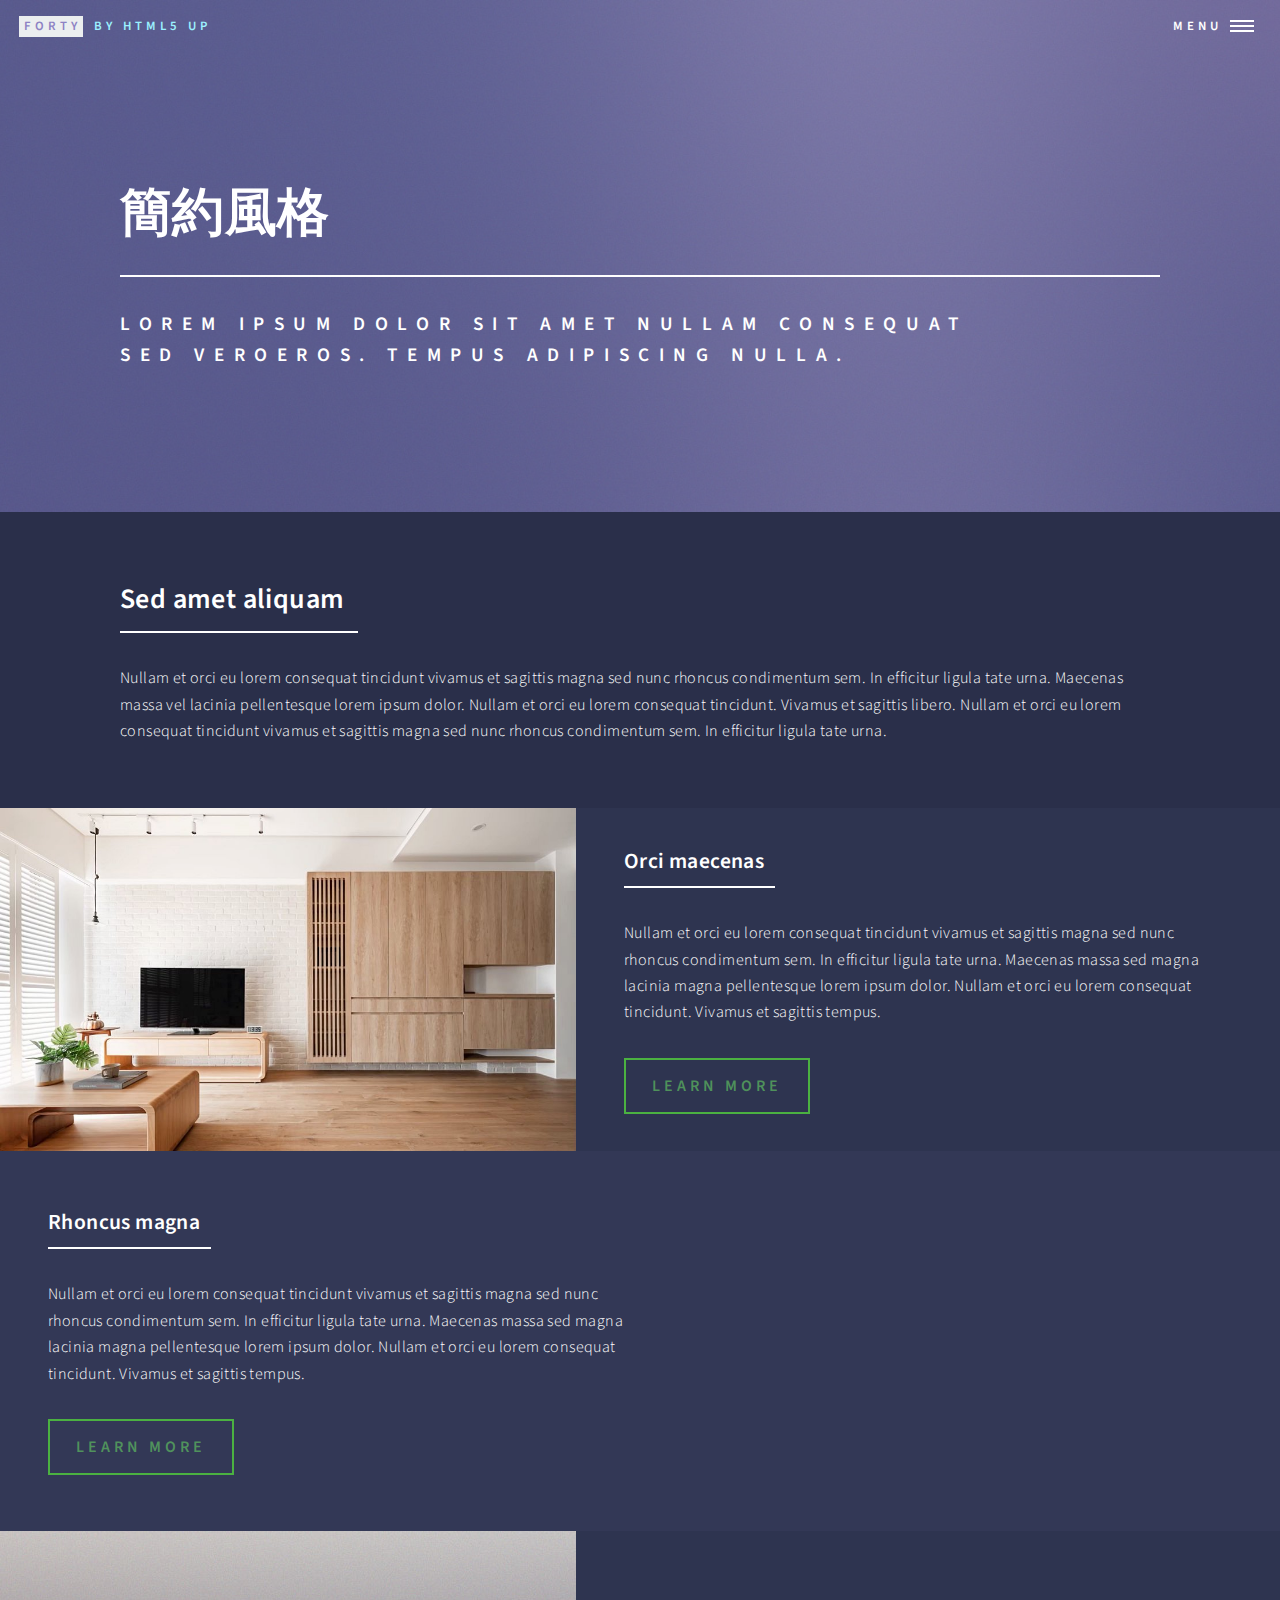
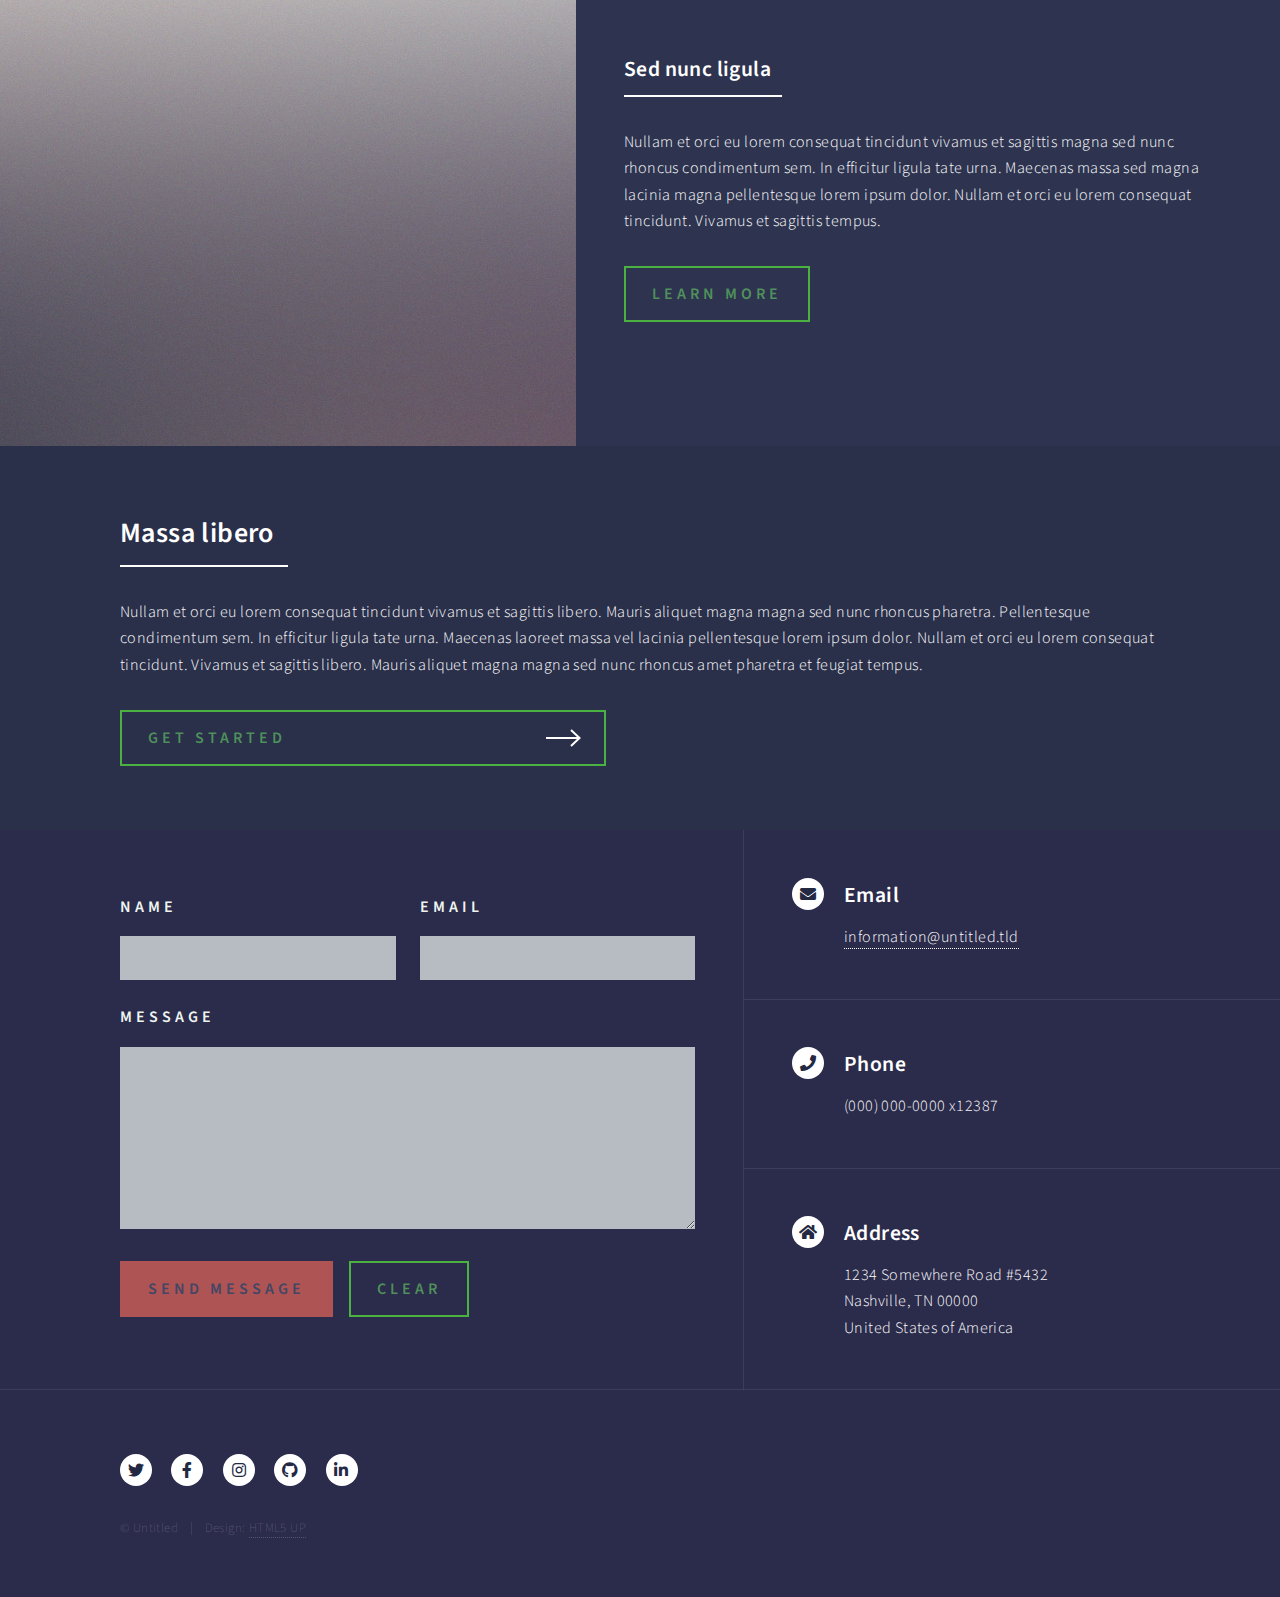
<file: 簡約風格.html>
<!DOCTYPE HTML>
<!--
	Forty by HTML5 UP
	html5up.net | @ajlkn
	Free for personal and commercial use under the CCA 3.0 license (html5up.net/license)
-->
<html>
	<head>
		<title>Landing - Forty by HTML5 UP</title>
		<meta charset="utf-8" />
		<meta name="viewport" content="width=device-width, initial-scale=1, user-scalable=no" />
		<link rel="stylesheet" href="assets/css/main.css" />
		<noscript><link rel="stylesheet" href="assets/css/noscript.css" /></noscript>
	</head>
	<body class="is-preload">

		<!-- Wrapper -->
			<div id="wrapper">

				<!-- Header -->
				<!-- Note: The "styleN" class below should match that of the banner element. -->
					<header id="header" class="alt style2">
						<a href="index.html" class="logo"><strong>Forty</strong> <span>by HTML5 UP</span></a>
						<nav>
							<a href="#menu">Menu</a>
						</nav>
					</header>

				<!-- Menu -->
					<nav id="menu">
						<ul class="links">
							<li><a href="index.html">Home</a></li>
							<li><a href="landing.html">Landing</a></li>
							<li><a href="generic.html">Generic</a></li>
							<li><a href="elements.html">Elements</a></li>
						</ul>
						<ul class="actions stacked">
							<li><a href="#" class="button primary fit">Get Started</a></li>
							<li><a href="#" class="button fit">Log In</a></li>
						</ul>
					</nav>

				<!-- Banner -->
				<!-- Note: The "styleN" class below should match that of the header element. -->
					<section id="banner" class="style2">
						<div class="inner">
							<span class="image">
								<img src="images/pic07.jpg" alt="" />
							</span>
							<header class="major">
								<h1>簡約風格</h1>
							</header>
							<div class="content">
								<p>Lorem ipsum dolor sit amet nullam consequat<br />
								sed veroeros. tempus adipiscing nulla.</p>
							</div>
						</div>
					</section>

				<!-- Main -->
					<div id="main">

						<!-- One -->
							<section id="one">
								<div class="inner">
									<header class="major">
										<h2>Sed amet aliquam</h2>
									</header>
									<p>Nullam et orci eu lorem consequat tincidunt vivamus et sagittis magna sed nunc rhoncus condimentum sem. In efficitur ligula tate urna. Maecenas massa vel lacinia pellentesque lorem ipsum dolor. Nullam et orci eu lorem consequat tincidunt. Vivamus et sagittis libero. Nullam et orci eu lorem consequat tincidunt vivamus et sagittis magna sed nunc rhoncus condimentum sem. In efficitur ligula tate urna.</p>
								</div>
							</section>

						<!-- Two -->
							<section id="two" class="spotlights">
								<section>
									<a href="generic.html" class="image">
										<img src="images/pic08.jpg" alt="" data-position="center center" />
									</a>
									<div class="content">
										<div class="inner">
											<header class="major">
												<h3>Orci maecenas</h3>
											</header>
											<p>Nullam et orci eu lorem consequat tincidunt vivamus et sagittis magna sed nunc rhoncus condimentum sem. In efficitur ligula tate urna. Maecenas massa sed magna lacinia magna pellentesque lorem ipsum dolor. Nullam et orci eu lorem consequat tincidunt. Vivamus et sagittis tempus.</p>
											<ul class="actions">
												<li><a href="generic.html" class="button">Learn more</a></li>
											</ul>
										</div>
									</div>
								</section>
								<section>
									<iframe width="50%" height="380" src="https://www.youtube.com/embed/jMp-eQt9Rns" title="極簡夫妻的新房改造！融合北歐簡約、日式侘寂混搭出寬敞明亮的超質感空間！｜室內設計｜Lo-Projects_110" frameborder="0" allow="accelerometer; autoplay; clipboard-write; encrypted-media; gyroscope; picture-in-picture; web-share" referrerpolicy="strict-origin-when-cross-origin" allowfullscreen></iframe>
									</a>
									<div class="content">
										<div class="inner">
											<header class="major">
												<h3>Rhoncus magna</h3>
											</header>
											<p>Nullam et orci eu lorem consequat tincidunt vivamus et sagittis magna sed nunc rhoncus condimentum sem. In efficitur ligula tate urna. Maecenas massa sed magna lacinia magna pellentesque lorem ipsum dolor. Nullam et orci eu lorem consequat tincidunt. Vivamus et sagittis tempus.</p>
											<ul class="actions">
												<li><a href="generic.html" class="button">Learn more</a></li>
											</ul>
										</div>
									</div>
								</section>
								<section>
									<a href="generic.html" class="image">
										<img src="images/pic10.jpg" alt="" data-position="25% 25%" />
									</a>
									<div class="content">
										<div class="inner">
											<header class="major">
												<h3>Sed nunc ligula</h3>
											</header>
											<p>Nullam et orci eu lorem consequat tincidunt vivamus et sagittis magna sed nunc rhoncus condimentum sem. In efficitur ligula tate urna. Maecenas massa sed magna lacinia magna pellentesque lorem ipsum dolor. Nullam et orci eu lorem consequat tincidunt. Vivamus et sagittis tempus.</p>
											<ul class="actions">
												<li><a href="generic.html" class="button">Learn more</a></li>
											</ul>
										</div>
									</div>
								</section>
							</section>

						<!-- Three -->
							<section id="three">
								<div class="inner">
									<header class="major">
										<h2>Massa libero</h2>
									</header>
									<p>Nullam et orci eu lorem consequat tincidunt vivamus et sagittis libero. Mauris aliquet magna magna sed nunc rhoncus pharetra. Pellentesque condimentum sem. In efficitur ligula tate urna. Maecenas laoreet massa vel lacinia pellentesque lorem ipsum dolor. Nullam et orci eu lorem consequat tincidunt. Vivamus et sagittis libero. Mauris aliquet magna magna sed nunc rhoncus amet pharetra et feugiat tempus.</p>
									<ul class="actions">
										<li><a href="generic.html" class="button next">Get Started</a></li>
									</ul>
								</div>
							</section>

					</div>

				<!-- Contact -->
					<section id="contact">
						<div class="inner">
							<section>
								<form method="post" action="#">
									<div class="fields">
										<div class="field half">
											<label for="name">Name</label>
											<input type="text" name="name" id="name" />
										</div>
										<div class="field half">
											<label for="email">Email</label>
											<input type="text" name="email" id="email" />
										</div>
										<div class="field">
											<label for="message">Message</label>
											<textarea name="message" id="message" rows="6"></textarea>
										</div>
									</div>
									<ul class="actions">
										<li><input type="submit" value="Send Message" class="primary" /></li>
										<li><input type="reset" value="Clear" /></li>
									</ul>
								</form>
							</section>
							<section class="split">
								<section>
									<div class="contact-method">
										<span class="icon solid alt fa-envelope"></span>
										<h3>Email</h3>
										<a href="#">information@untitled.tld</a>
									</div>
								</section>
								<section>
									<div class="contact-method">
										<span class="icon solid alt fa-phone"></span>
										<h3>Phone</h3>
										<span>(000) 000-0000 x12387</span>
									</div>
								</section>
								<section>
									<div class="contact-method">
										<span class="icon solid alt fa-home"></span>
										<h3>Address</h3>
										<span>1234 Somewhere Road #5432<br />
										Nashville, TN 00000<br />
										United States of America</span>
									</div>
								</section>
							</section>
						</div>
					</section>

				<!-- Footer -->
					<footer id="footer">
						<div class="inner">
							<ul class="icons">
								<li><a href="#" class="icon brands alt fa-twitter"><span class="label">Twitter</span></a></li>
								<li><a href="#" class="icon brands alt fa-facebook-f"><span class="label">Facebook</span></a></li>
								<li><a href="#" class="icon brands alt fa-instagram"><span class="label">Instagram</span></a></li>
								<li><a href="#" class="icon brands alt fa-github"><span class="label">GitHub</span></a></li>
								<li><a href="#" class="icon brands alt fa-linkedin-in"><span class="label">LinkedIn</span></a></li>
							</ul>
							<ul class="copyright">
								<li>&copy; Untitled</li><li>Design: <a href="https://html5up.net">HTML5 UP</a></li>
							</ul>
						</div>
					</footer>

			</div>

		<!-- Scripts -->
			<script src="assets/js/jquery.min.js"></script>
			<script src="assets/js/jquery.scrolly.min.js"></script>
			<script src="assets/js/jquery.scrollex.min.js"></script>
			<script src="assets/js/browser.min.js"></script>
			<script src="assets/js/breakpoints.min.js"></script>
			<script src="assets/js/util.js"></script>
			<script src="assets/js/main.js"></script>

	</body>
</html>
</file>
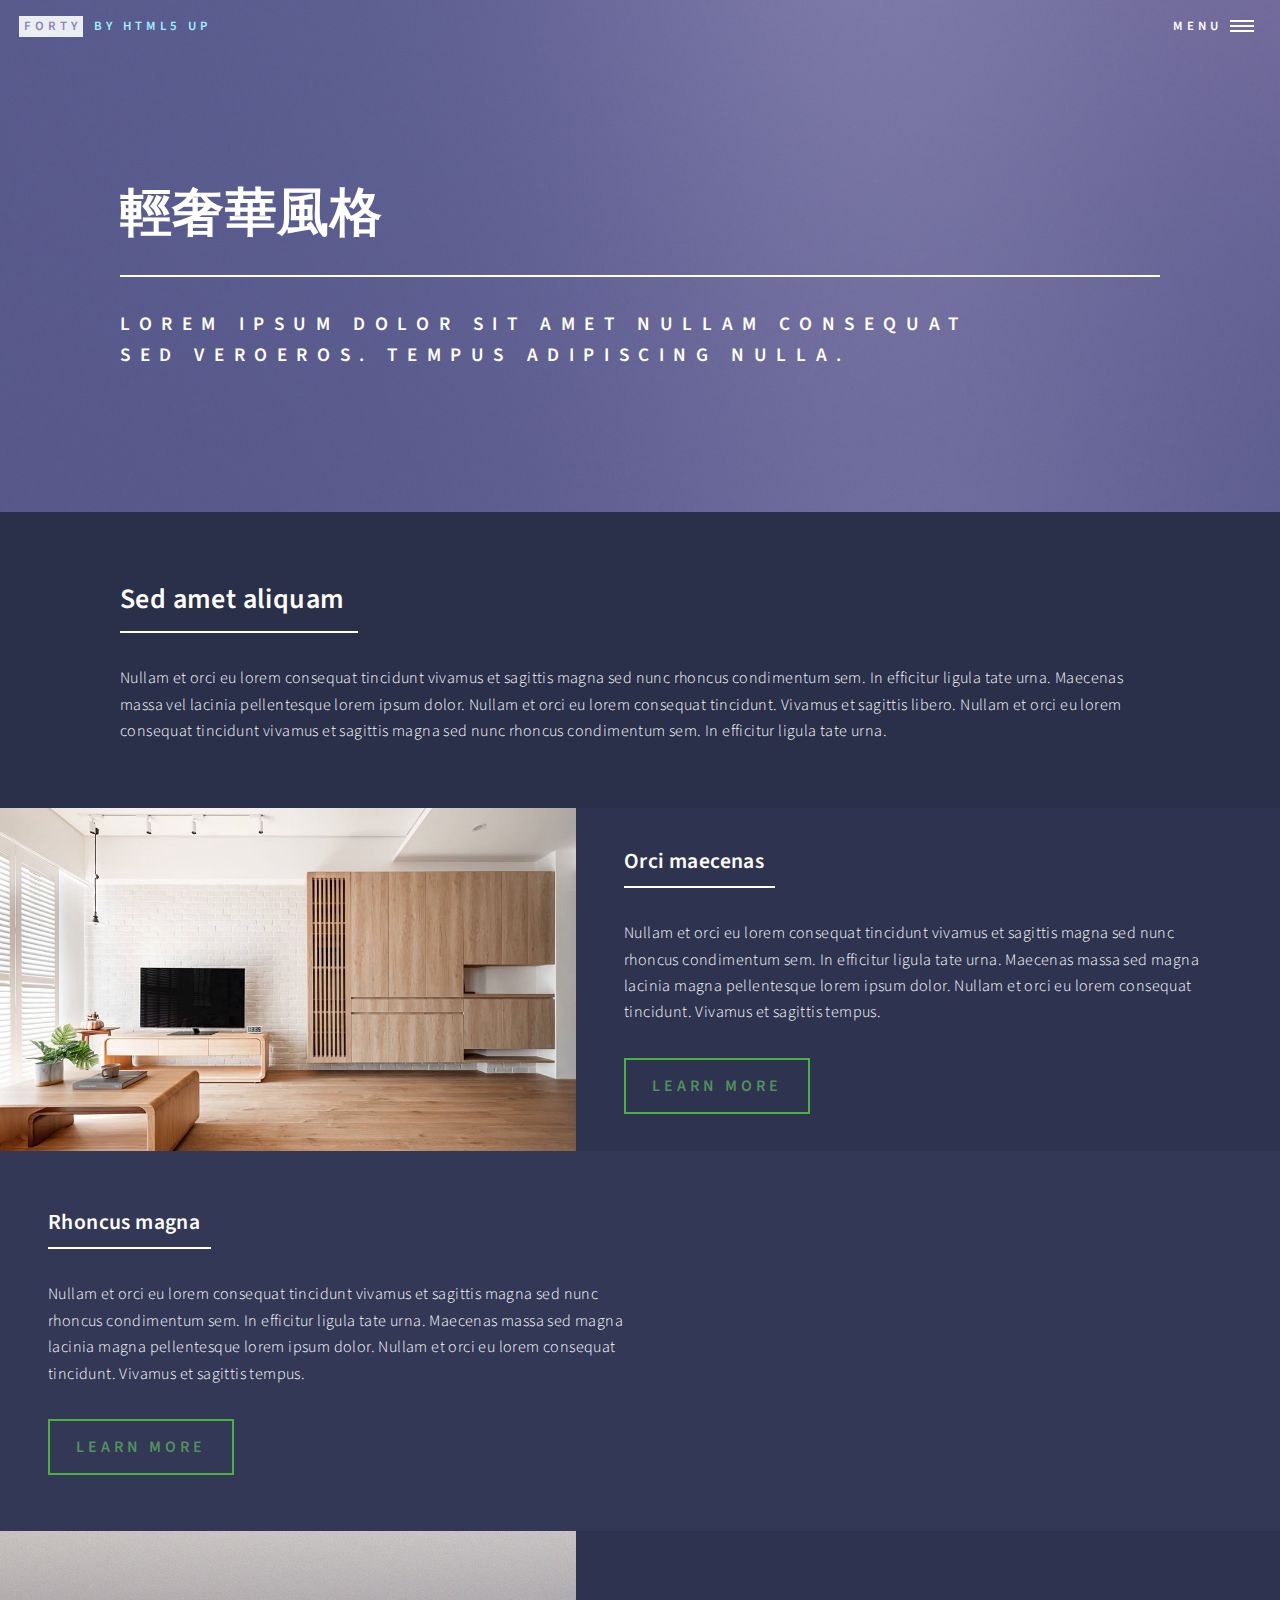
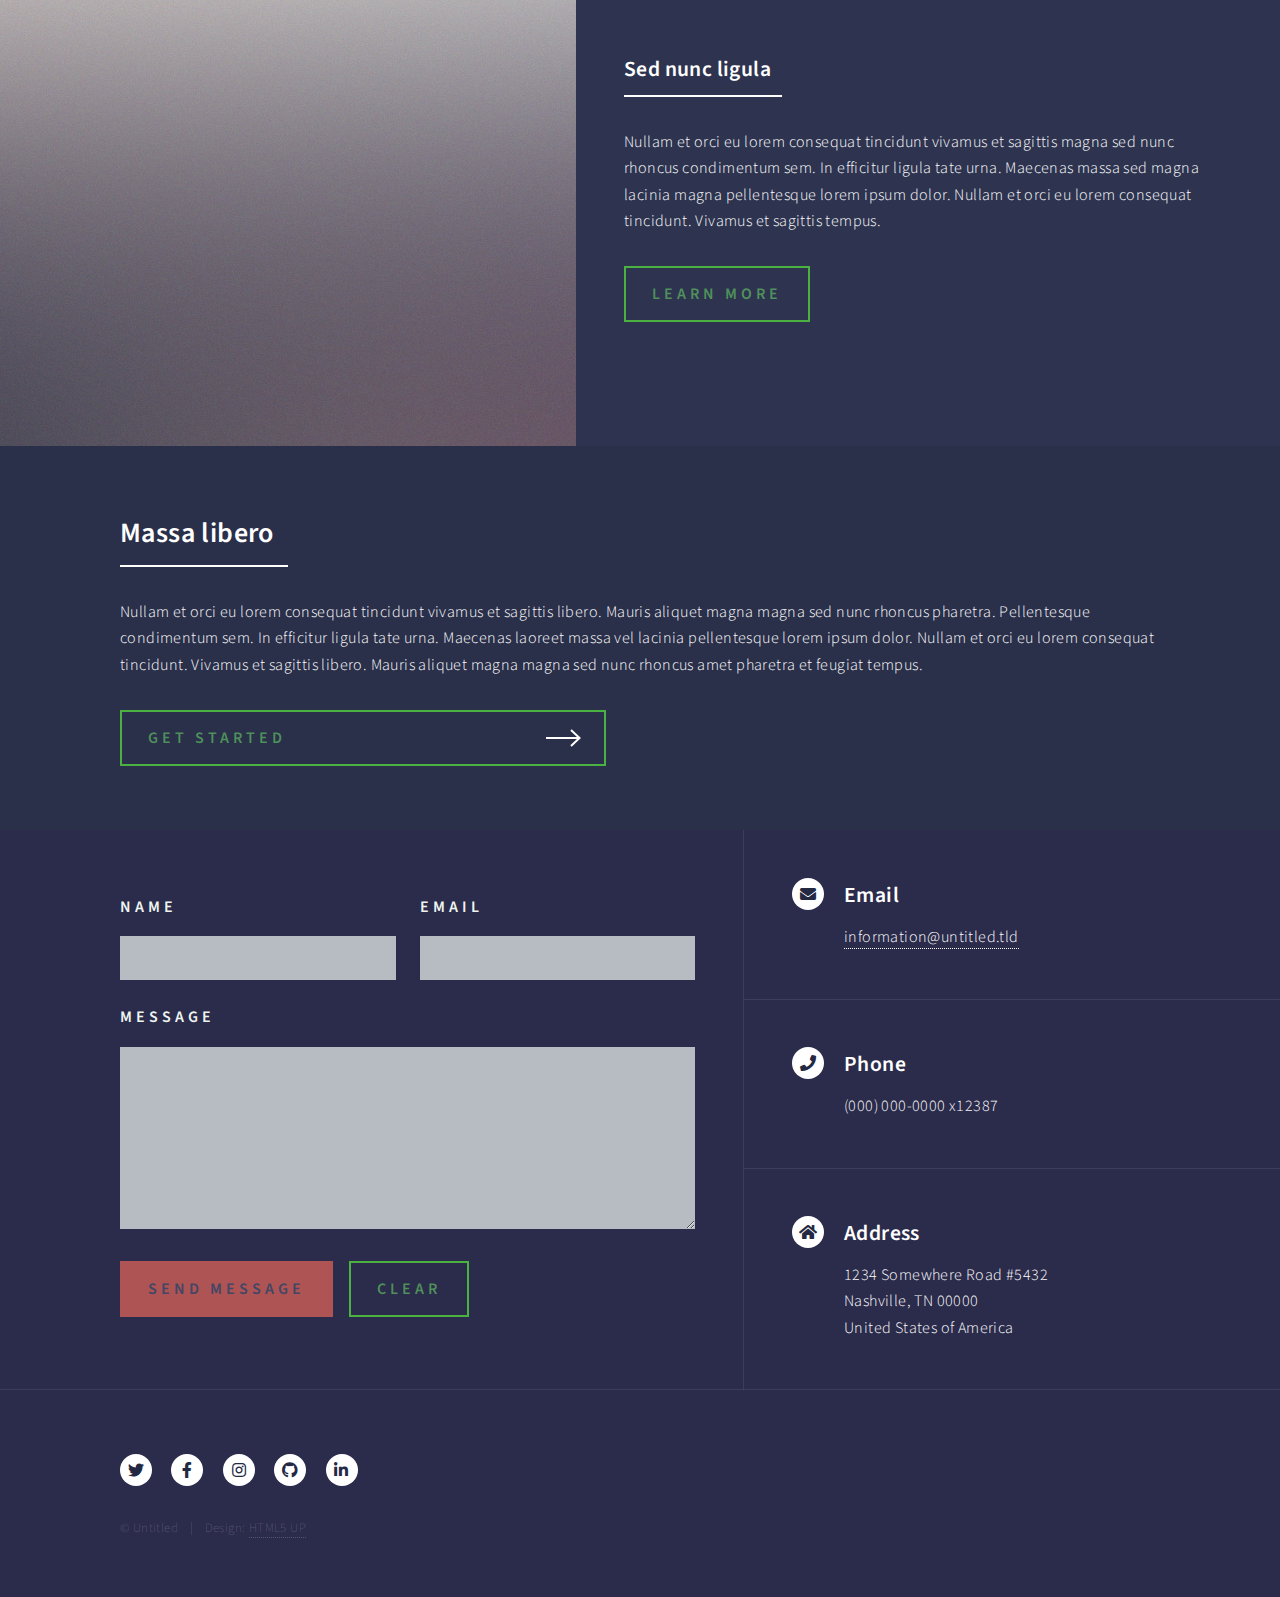
<file: 輕奢華風格.html>
<!DOCTYPE HTML>
<!--
	Forty by HTML5 UP
	html5up.net | @ajlkn
	Free for personal and commercial use under the CCA 3.0 license (html5up.net/license)
-->
<html>
	<head>
		<title>Landing - Forty by HTML5 UP</title>
		<meta charset="utf-8" />
		<meta name="viewport" content="width=device-width, initial-scale=1, user-scalable=no" />
		<link rel="stylesheet" href="assets/css/main.css" />
		<noscript><link rel="stylesheet" href="assets/css/noscript.css" /></noscript>
	</head>
	<body class="is-preload">

		<!-- Wrapper -->
			<div id="wrapper">

				<!-- Header -->
				<!-- Note: The "styleN" class below should match that of the banner element. -->
					<header id="header" class="alt style2">
						<a href="index.html" class="logo"><strong>Forty</strong> <span>by HTML5 UP</span></a>
						<nav>
							<a href="#menu">Menu</a>
						</nav>
					</header>

				<!-- Menu -->
					<nav id="menu">
						<ul class="links">
							<li><a href="index.html">Home</a></li>
							<li><a href="landing.html">Landing</a></li>
							<li><a href="generic.html">Generic</a></li>
							<li><a href="elements.html">Elements</a></li>
						</ul>
						<ul class="actions stacked">
							<li><a href="#" class="button primary fit">Get Started</a></li>
							<li><a href="#" class="button fit">Log In</a></li>
						</ul>
					</nav>

				<!-- Banner -->
				<!-- Note: The "styleN" class below should match that of the header element. -->
					<section id="banner" class="style2">
						<div class="inner">
							<span class="image">
								<img src="images/pic07.jpg" alt="" />
							</span>
							<header class="major">
								<h1>輕奢華風格</h1>
							</header>
							<div class="content">
								<p>Lorem ipsum dolor sit amet nullam consequat<br />
								sed veroeros. tempus adipiscing nulla.</p>
							</div>
						</div>
					</section>

				<!-- Main -->
					<div id="main">

						<!-- One -->
							<section id="one">
								<div class="inner">
									<header class="major">
										<h2>Sed amet aliquam</h2>
									</header>
									<p>Nullam et orci eu lorem consequat tincidunt vivamus et sagittis magna sed nunc rhoncus condimentum sem. In efficitur ligula tate urna. Maecenas massa vel lacinia pellentesque lorem ipsum dolor. Nullam et orci eu lorem consequat tincidunt. Vivamus et sagittis libero. Nullam et orci eu lorem consequat tincidunt vivamus et sagittis magna sed nunc rhoncus condimentum sem. In efficitur ligula tate urna.</p>
								</div>
							</section>

						<!-- Two -->
							<section id="two" class="spotlights">
								<section>
									<a href="generic.html" class="image">
										<img src="images/pic08.jpg" alt="" data-position="center center" />
									</a>
									<div class="content">
										<div class="inner">
											<header class="major">
												<h3>Orci maecenas</h3>
											</header>
											<p>Nullam et orci eu lorem consequat tincidunt vivamus et sagittis magna sed nunc rhoncus condimentum sem. In efficitur ligula tate urna. Maecenas massa sed magna lacinia magna pellentesque lorem ipsum dolor. Nullam et orci eu lorem consequat tincidunt. Vivamus et sagittis tempus.</p>
											<ul class="actions">
												<li><a href="generic.html" class="button">Learn more</a></li>
											</ul>
										</div>
									</div>
								</section>
								<section>
									<iframe width="50%" height="380"src="https://www.youtube.com/embed/DhuDhCuJxPA" title="【現代風】男人的奢華格調！51坪豪宅容納大中島+頂級音響 爾聲空間設計 陳榮聲、林欣璇" frameborder="0" allow="accelerometer; autoplay; clipboard-write; encrypted-media; gyroscope; picture-in-picture; web-share" referrerpolicy="strict-origin-when-cross-origin" allowfullscreen></iframe>
									</a>
									<div class="content">
										<div class="inner">
											<header class="major">
												<h3>Rhoncus magna</h3>
											</header>
											<p>Nullam et orci eu lorem consequat tincidunt vivamus et sagittis magna sed nunc rhoncus condimentum sem. In efficitur ligula tate urna. Maecenas massa sed magna lacinia magna pellentesque lorem ipsum dolor. Nullam et orci eu lorem consequat tincidunt. Vivamus et sagittis tempus.</p>
											<ul class="actions">
												<li><a href="generic.html" class="button">Learn more</a></li>
											</ul>
										</div>
									</div>
								</section>
								<section>
									<a href="generic.html" class="image">
										<img src="images/pic10.jpg" alt="" data-position="25% 25%" />
									</a>
									<div class="content">
										<div class="inner">
											<header class="major">
												<h3>Sed nunc ligula</h3>
											</header>
											<p>Nullam et orci eu lorem consequat tincidunt vivamus et sagittis magna sed nunc rhoncus condimentum sem. In efficitur ligula tate urna. Maecenas massa sed magna lacinia magna pellentesque lorem ipsum dolor. Nullam et orci eu lorem consequat tincidunt. Vivamus et sagittis tempus.</p>
											<ul class="actions">
												<li><a href="generic.html" class="button">Learn more</a></li>
											</ul>
										</div>
									</div>
								</section>
							</section>

						<!-- Three -->
							<section id="three">
								<div class="inner">
									<header class="major">
										<h2>Massa libero</h2>
									</header>
									<p>Nullam et orci eu lorem consequat tincidunt vivamus et sagittis libero. Mauris aliquet magna magna sed nunc rhoncus pharetra. Pellentesque condimentum sem. In efficitur ligula tate urna. Maecenas laoreet massa vel lacinia pellentesque lorem ipsum dolor. Nullam et orci eu lorem consequat tincidunt. Vivamus et sagittis libero. Mauris aliquet magna magna sed nunc rhoncus amet pharetra et feugiat tempus.</p>
									<ul class="actions">
										<li><a href="generic.html" class="button next">Get Started</a></li>
									</ul>
								</div>
							</section>

					</div>

				<!-- Contact -->
					<section id="contact">
						<div class="inner">
							<section>
								<form method="post" action="#">
									<div class="fields">
										<div class="field half">
											<label for="name">Name</label>
											<input type="text" name="name" id="name" />
										</div>
										<div class="field half">
											<label for="email">Email</label>
											<input type="text" name="email" id="email" />
										</div>
										<div class="field">
											<label for="message">Message</label>
											<textarea name="message" id="message" rows="6"></textarea>
										</div>
									</div>
									<ul class="actions">
										<li><input type="submit" value="Send Message" class="primary" /></li>
										<li><input type="reset" value="Clear" /></li>
									</ul>
								</form>
							</section>
							<section class="split">
								<section>
									<div class="contact-method">
										<span class="icon solid alt fa-envelope"></span>
										<h3>Email</h3>
										<a href="#">information@untitled.tld</a>
									</div>
								</section>
								<section>
									<div class="contact-method">
										<span class="icon solid alt fa-phone"></span>
										<h3>Phone</h3>
										<span>(000) 000-0000 x12387</span>
									</div>
								</section>
								<section>
									<div class="contact-method">
										<span class="icon solid alt fa-home"></span>
										<h3>Address</h3>
										<span>1234 Somewhere Road #5432<br />
										Nashville, TN 00000<br />
										United States of America</span>
									</div>
								</section>
							</section>
						</div>
					</section>

				<!-- Footer -->
					<footer id="footer">
						<div class="inner">
							<ul class="icons">
								<li><a href="#" class="icon brands alt fa-twitter"><span class="label">Twitter</span></a></li>
								<li><a href="#" class="icon brands alt fa-facebook-f"><span class="label">Facebook</span></a></li>
								<li><a href="#" class="icon brands alt fa-instagram"><span class="label">Instagram</span></a></li>
								<li><a href="#" class="icon brands alt fa-github"><span class="label">GitHub</span></a></li>
								<li><a href="#" class="icon brands alt fa-linkedin-in"><span class="label">LinkedIn</span></a></li>
							</ul>
							<ul class="copyright">
								<li>&copy; Untitled</li><li>Design: <a href="https://html5up.net">HTML5 UP</a></li>
							</ul>
						</div>
					</footer>

			</div>

		<!-- Scripts -->
			<script src="assets/js/jquery.min.js"></script>
			<script src="assets/js/jquery.scrolly.min.js"></script>
			<script src="assets/js/jquery.scrollex.min.js"></script>
			<script src="assets/js/browser.min.js"></script>
			<script src="assets/js/breakpoints.min.js"></script>
			<script src="assets/js/util.js"></script>
			<script src="assets/js/main.js"></script>

	</body>
</html>
</file>
<file: assets/css/noscript.css>
/*
	Forty by HTML5 UP
	html5up.net | @ajlkn
	Free for personal and commercial use under the CCA 3.0 license (html5up.net/license)
*/

/* Banner */

	body.is-preload #banner:after {
		opacity: 0.85;
	}

	body.is-preload #banner > .inner {
		-moz-filter: none;
		-webkit-filter: none;
		-ms-filter: none;
		filter: none;
		-moz-transform: none;
		-webkit-transform: none;
		-ms-transform: none;
		transform: none;
		opacity: 1;
	}
</file>
<file: assets/css/main.css>
@import url(fontawesome-all.min.css);
@import url("https://fonts.googleapis.com/css?family=Source+Sans+Pro:300,300italic,600,600italic");

/*
	Forty by HTML5 UP
	html5up.net | @ajlkn
	Free for personal and commercial use under the CCA 3.0 license (html5up.net/license)
*/

html, body, div, span, applet, object,
iframe, h1, h2, h3, h4, h5, h6, p, blockquote,
pre, a, abbr, acronym, address, big, cite,
code, del, dfn, em, img, ins, kbd, q, s, samp,
small, strike, strong, sub, sup, tt, var, b,
u, i, center, dl, dt, dd, ol, ul, li, fieldset,
form, label, legend, table, caption, tbody,
tfoot, thead, tr, th, td, article, aside,
canvas, details, embed, figure, figcaption,
footer, header, hgroup, menu, nav, output, ruby,
section, summary, time, mark, audio, video {
	margin: 0;
	padding: 0;
	border: 0;
	font-size: 100%;
	font: inherit;
	vertical-align: baseline;}

article, aside, details, figcaption, figure,
footer, header, hgroup, menu, nav, section {
	display: block;}

body {
	line-height: 1;
}

ol, ul {
	list-style: none;
}

blockquote, q {
	quotes: none;
}

	blockquote:before, blockquote:after, q:before, q:after {
		content: '';
		content: none;
	}

table {
	border-collapse: collapse;
	border-spacing: 0;
}

body {
	-webkit-text-size-adjust: none;
}

mark {
	background-color: transparent;
	color: inherit;
}

input::-moz-focus-inner {
	border: 0;
	padding: 0;
}

input, select, textarea {
	-moz-appearance: none;
	-webkit-appearance: none;
	-ms-appearance: none;
	appearance: none;
}

/* Basic */

	@-ms-viewport {
		width: device-width;
	}

	body {
		-ms-overflow-style: scrollbar;
	}

	@media screen and (max-width: 480px) {

		html, body {
			min-width: 320px;
		}

	}

	html {
		box-sizing: border-box;
	}

	*, *:before, *:after {
		box-sizing: inherit;
	}

	body {
		background: #040329d7;
	}

		body.is-preload *, body.is-preload *:before, body.is-preload *:after {
			-moz-animation: none !important;
			-webkit-animation: none !important;
			-ms-animation: none !important;
			animation: none !important;
			-moz-transition: none !important;
			-webkit-transition: none !important;
			-ms-transition: none !important;
			transition: none !important;
		}

/* Type */

	body, input, select, textarea {
		color: #ffffff;
		font-family: "Source Sans Pro", Helvetica, sans-serif;
		font-size: 17pt;
		font-weight: 300;
		letter-spacing: 0.025em;
		line-height: 1.65;
	}

		@media screen and (max-width: 1680px) {

			body, input, select, textarea {
				font-size: 14pt;
			}

		}

		@media screen and (max-width: 1280px) {

			body, input, select, textarea {
				font-size: 12pt;
			}

		}

		@media screen and (max-width: 360px) {

			body, input, select, textarea {
				font-size: 11pt;
			}

		}

	a {
		-moz-transition: color 0.2s ease-in-out, border-bottom-color 0.2s ease-in-out;
		-webkit-transition: color 0.2s ease-in-out, border-bottom-color 0.2s ease-in-out;
		-ms-transition: color 0.2s ease-in-out, border-bottom-color 0.2s ease-in-out;
		transition: color 0.2s ease-in-out, border-bottom-color 0.2s ease-in-out;
		border-bottom: dotted 1px;
		color: inherit;
		text-decoration: none;
	}

		a:hover {
			border-bottom-color: transparent;
			color: #9bf1ff !important;
		}

		a:active {
			color: #53e3fb !important;
		}

	strong, b {
		color: #ffffff;
		font-weight: 600;
	}

	em, i {
		font-style: italic;
	}

	p {
		margin: 0 0 2em 0;
	}

	h1, h2, h3, h4, h5, h6 {
		color: #ffffff;
		font-weight: 600;
		line-height: 1.65;
		margin: 0 0 1em 0;
	}

		h1 a, h2 a, h3 a, h4 a, h5 a, h6 a {
			color: inherit;
			border-bottom: 0;
		}

	h1 {
		font-size: 2.5em;
	}

	h2 {
		font-size: 1.75em;
	}

	h3 {
		font-size: 1.35em;
	}

	h4 {
		font-size: 1.1em;
	}

	h5 {
		font-size: 0.9em;
	}

	h6 {
		font-size: 0.7em;
	}

	@media screen and (max-width: 736px) {

		h1 {
			font-size: 2em;
		}

		h2 {
			font-size: 1.5em;
		}

		h3 {
			font-size: 1.25em;
		}

	}

	sub {
		font-size: 0.8em;
		position: relative;
		top: 0.5em;
	}

	sup {
		font-size: 0.8em;
		position: relative;
		top: -0.5em;
	}

	blockquote {
		border-left: solid 4px rgba(212, 212, 255, 0.1);
		font-style: italic;
		margin: 0 0 2em 0;
		padding: 0.5em 0 0.5em 2em;
	}

	code {
		background: rgba(212, 212, 255, 0.035);
		font-family: "Courier New", monospace;
		font-size: 0.9em;
		margin: 0 0.25em;
		padding: 0.25em 0.65em;
	}

	pre {
		-webkit-overflow-scrolling: touch;
		font-family: "Courier New", monospace;
		font-size: 0.9em;
		margin: 0 0 2em 0;
	}

		pre code {
			display: block;
			line-height: 1.75;
			padding: 1em 1.5em;
			overflow-x: auto;
		}

	hr {
		border: 0;
		border-bottom: solid 1px rgba(212, 212, 255, 0.1);
		margin: 2em 0;
	}

		hr.major {
			margin: 3em 0;
		}

	.align-left {
		text-align: left;
	}

	.align-center {
		text-align: center;
	}

	.align-right {
		text-align: right;
	}

/* Row */

	.row {
		display: flex;
		flex-wrap: wrap;
		box-sizing: border-box;
		align-items: stretch;
	}

		.row > * {
			box-sizing: border-box;
		}

		.row.gtr-uniform > * > :last-child {
			margin-bottom: 0;
		}

		.row.aln-left {
			justify-content: flex-start;
		}

		.row.aln-center {
			justify-content: center;
		}

		.row.aln-right {
			justify-content: flex-end;
		}

		.row.aln-top {
			align-items: flex-start;
		}

		.row.aln-middle {
			align-items: center;
		}

		.row.aln-bottom {
			align-items: flex-end;
		}

		.row > .imp {
			order: -1;
		}

		.row > .col-1 {
			width: 8.33333%;
		}

		.row > .off-1 {
			margin-left: 8.33333%;
		}

		.row > .col-2 {
			width: 16.66667%;
		}

		.row > .off-2 {
			margin-left: 16.66667%;
		}

		.row > .col-3 {
			width: 25%;
		}

		.row > .off-3 {
			margin-left: 25%;
		}

		.row > .col-4 {
			width: 33.33333%;
		}

		.row > .off-4 {
			margin-left: 33.33333%;
		}

		.row > .col-5 {
			width: 41.66667%;
		}

		.row > .off-5 {
			margin-left: 41.66667%;
		}

		.row > .col-6 {
			width: 50%;
		}

		.row > .off-6 {
			margin-left: 50%;
		}

		.row > .col-7 {
			width: 58.33333%;
		}

		.row > .off-7 {
			margin-left: 58.33333%;
		}

		.row > .col-8 {
			width: 66.66667%;
		}

		.row > .off-8 {
			margin-left: 66.66667%;
		}

		.row > .col-9 {
			width: 75%;
		}

		.row > .off-9 {
			margin-left: 75%;
		}

		.row > .col-10 {
			width: 83.33333%;
		}

		.row > .off-10 {
			margin-left: 83.33333%;
		}

		.row > .col-11 {
			width: 91.66667%;
		}

		.row > .off-11 {
			margin-left: 91.66667%;
		}

		.row > .col-12 {
			width: 100%;
		}

		.row > .off-12 {
			margin-left: 100%;
		}

		.row.gtr-0 {
			margin-top: 0;
			margin-left: 0em;
		}

			.row.gtr-0 > * {
				padding: 0 0 0 0em;
			}

			.row.gtr-0.gtr-uniform {
				margin-top: 0em;
			}

				.row.gtr-0.gtr-uniform > * {
					padding-top: 0em;
				}

		.row.gtr-25 {
			margin-top: 0;
			margin-left: -0.5em;
		}

			.row.gtr-25 > * {
				padding: 0 0 0 0.5em;
			}

			.row.gtr-25.gtr-uniform {
				margin-top: -0.5em;
			}

				.row.gtr-25.gtr-uniform > * {
					padding-top: 0.5em;
				}

		.row.gtr-50 {
			margin-top: 0;
			margin-left: -1em;
		}

			.row.gtr-50 > * {
				padding: 0 0 0 1em;
			}

			.row.gtr-50.gtr-uniform {
				margin-top: -1em;
			}

				.row.gtr-50.gtr-uniform > * {
					padding-top: 1em;
				}

		.row {
			margin-top: 0;
			margin-left: -2em;
		}

			.row > * {
				padding: 0 0 0 2em;
			}

			.row.gtr-uniform {
				margin-top: -2em;
			}

				.row.gtr-uniform > * {
					padding-top: 2em;
				}

		.row.gtr-150 {
			margin-top: 0;
			margin-left: -3em;
		}

			.row.gtr-150 > * {
				padding: 0 0 0 3em;
			}

			.row.gtr-150.gtr-uniform {
				margin-top: -3em;
			}

				.row.gtr-150.gtr-uniform > * {
					padding-top: 3em;
				}

		.row.gtr-200 {
			margin-top: 0;
			margin-left: -4em;
		}

			.row.gtr-200 > * {
				padding: 0 0 0 4em;
			}

			.row.gtr-200.gtr-uniform {
				margin-top: -4em;
			}

				.row.gtr-200.gtr-uniform > * {
					padding-top: 4em;
				}

		@media screen and (max-width: 1680px) {

			.row {
				display: flex;
				flex-wrap: wrap;
				box-sizing: border-box;
				align-items: stretch;
			}

				.row > * {
					box-sizing: border-box;
				}

				.row.gtr-uniform > * > :last-child {
					margin-bottom: 0;
				}

				.row.aln-left {
					justify-content: flex-start;
				}

				.row.aln-center {
					justify-content: center;
				}

				.row.aln-right {
					justify-content: flex-end;
				}

				.row.aln-top {
					align-items: flex-start;
				}

				.row.aln-middle {
					align-items: center;
				}

				.row.aln-bottom {
					align-items: flex-end;
				}

				.row > .imp-xlarge {
					order: -1;
				}

				.row > .col-1-xlarge {
					width: 8.33333%;
				}

				.row > .off-1-xlarge {
					margin-left: 8.33333%;
				}

				.row > .col-2-xlarge {
					width: 16.66667%;
				}

				.row > .off-2-xlarge {
					margin-left: 16.66667%;
				}

				.row > .col-3-xlarge {
					width: 25%;
				}

				.row > .off-3-xlarge {
					margin-left: 25%;
				}

				.row > .col-4-xlarge {
					width: 33.33333%;
				}

				.row > .off-4-xlarge {
					margin-left: 33.33333%;
				}

				.row > .col-5-xlarge {
					width: 41.66667%;
				}

				.row > .off-5-xlarge {
					margin-left: 41.66667%;
				}

				.row > .col-6-xlarge {
					width: 50%;
				}

				.row > .off-6-xlarge {
					margin-left: 50%;
				}

				.row > .col-7-xlarge {
					width: 58.33333%;
				}

				.row > .off-7-xlarge {
					margin-left: 58.33333%;
				}

				.row > .col-8-xlarge {
					width: 66.66667%;
				}

				.row > .off-8-xlarge {
					margin-left: 66.66667%;
				}

				.row > .col-9-xlarge {
					width: 75%;
				}

				.row > .off-9-xlarge {
					margin-left: 75%;
				}

				.row > .col-10-xlarge {
					width: 83.33333%;
				}

				.row > .off-10-xlarge {
					margin-left: 83.33333%;
				}

				.row > .col-11-xlarge {
					width: 91.66667%;
				}

				.row > .off-11-xlarge {
					margin-left: 91.66667%;
				}

				.row > .col-12-xlarge {
					width: 100%;
				}

				.row > .off-12-xlarge {
					margin-left: 100%;
				}

				.row.gtr-0 {
					margin-top: 0;
					margin-left: 0em;
				}

					.row.gtr-0 > * {
						padding: 0 0 0 0em;
					}

					.row.gtr-0.gtr-uniform {
						margin-top: 0em;
					}

						.row.gtr-0.gtr-uniform > * {
							padding-top: 0em;
						}

				.row.gtr-25 {
					margin-top: 0;
					margin-left: -0.5em;
				}

					.row.gtr-25 > * {
						padding: 0 0 0 0.5em;
					}

					.row.gtr-25.gtr-uniform {
						margin-top: -0.5em;
					}

						.row.gtr-25.gtr-uniform > * {
							padding-top: 0.5em;
						}

				.row.gtr-50 {
					margin-top: 0;
					margin-left: -1em;
				}

					.row.gtr-50 > * {
						padding: 0 0 0 1em;
					}

					.row.gtr-50.gtr-uniform {
						margin-top: -1em;
					}

						.row.gtr-50.gtr-uniform > * {
							padding-top: 1em;
						}

				.row {
					margin-top: 0;
					margin-left: -2em;
				}

					.row > * {
						padding: 0 0 0 2em;
					}

					.row.gtr-uniform {
						margin-top: -2em;
					}

						.row.gtr-uniform > * {
							padding-top: 2em;
						}

				.row.gtr-150 {
					margin-top: 0;
					margin-left: -3em;
				}

					.row.gtr-150 > * {
						padding: 0 0 0 3em;
					}

					.row.gtr-150.gtr-uniform {
						margin-top: -3em;
					}

						.row.gtr-150.gtr-uniform > * {
							padding-top: 3em;
						}

				.row.gtr-200 {
					margin-top: 0;
					margin-left: -4em;
				}

					.row.gtr-200 > * {
						padding: 0 0 0 4em;
					}

					.row.gtr-200.gtr-uniform {
						margin-top: -4em;
					}

						.row.gtr-200.gtr-uniform > * {
							padding-top: 4em;
						}

		}

		@media screen and (max-width: 1280px) {

			.row {
				display: flex;
				flex-wrap: wrap;
				box-sizing: border-box;
				align-items: stretch;
			}

				.row > * {
					box-sizing: border-box;
				}

				.row.gtr-uniform > * > :last-child {
					margin-bottom: 0;
				}

				.row.aln-left {
					justify-content: flex-start;
				}

				.row.aln-center {
					justify-content: center;
				}

				.row.aln-right {
					justify-content: flex-end;
				}

				.row.aln-top {
					align-items: flex-start;
				}

				.row.aln-middle {
					align-items: center;
				}

				.row.aln-bottom {
					align-items: flex-end;
				}

				.row > .imp-large {
					order: -1;
				}

				.row > .col-1-large {
					width: 8.33333%;
				}

				.row > .off-1-large {
					margin-left: 8.33333%;
				}

				.row > .col-2-large {
					width: 16.66667%;
				}

				.row > .off-2-large {
					margin-left: 16.66667%;
				}

				.row > .col-3-large {
					width: 25%;
				}

				.row > .off-3-large {
					margin-left: 25%;
				}

				.row > .col-4-large {
					width: 33.33333%;
				}

				.row > .off-4-large {
					margin-left: 33.33333%;
				}

				.row > .col-5-large {
					width: 41.66667%;
				}

				.row > .off-5-large {
					margin-left: 41.66667%;
				}

				.row > .col-6-large {
					width: 50%;
				}

				.row > .off-6-large {
					margin-left: 50%;
				}

				.row > .col-7-large {
					width: 58.33333%;
				}

				.row > .off-7-large {
					margin-left: 58.33333%;
				}

				.row > .col-8-large {
					width: 66.66667%;
				}

				.row > .off-8-large {
					margin-left: 66.66667%;
				}

				.row > .col-9-large {
					width: 75%;
				}

				.row > .off-9-large {
					margin-left: 75%;
				}

				.row > .col-10-large {
					width: 83.33333%;
				}

				.row > .off-10-large {
					margin-left: 83.33333%;
				}

				.row > .col-11-large {
					width: 91.66667%;
				}

				.row > .off-11-large {
					margin-left: 91.66667%;
				}

				.row > .col-12-large {
					width: 100%;
				}

				.row > .off-12-large {
					margin-left: 100%;
				}

				.row.gtr-0 {
					margin-top: 0;
					margin-left: 0em;
				}

					.row.gtr-0 > * {
						padding: 0 0 0 0em;
					}

					.row.gtr-0.gtr-uniform {
						margin-top: 0em;
					}

						.row.gtr-0.gtr-uniform > * {
							padding-top: 0em;
						}

				.row.gtr-25 {
					margin-top: 0;
					margin-left: -0.375em;
				}

					.row.gtr-25 > * {
						padding: 0 0 0 0.375em;
					}

					.row.gtr-25.gtr-uniform {
						margin-top: -0.375em;
					}

						.row.gtr-25.gtr-uniform > * {
							padding-top: 0.375em;
						}

				.row.gtr-50 {
					margin-top: 0;
					margin-left: -0.75em;
				}

					.row.gtr-50 > * {
						padding: 0 0 0 0.75em;
					}

					.row.gtr-50.gtr-uniform {
						margin-top: -0.75em;
					}

						.row.gtr-50.gtr-uniform > * {
							padding-top: 0.75em;
						}

				.row {
					margin-top: 0;
					margin-left: -1.5em;
				}

					.row > * {
						padding: 0 0 0 1.5em;
					}

					.row.gtr-uniform {
						margin-top: -1.5em;
					}

						.row.gtr-uniform > * {
							padding-top: 1.5em;
						}

				.row.gtr-150 {
					margin-top: 0;
					margin-left: -2.25em;
				}

					.row.gtr-150 > * {
						padding: 0 0 0 2.25em;
					}

					.row.gtr-150.gtr-uniform {
						margin-top: -2.25em;
					}

						.row.gtr-150.gtr-uniform > * {
							padding-top: 2.25em;
						}

				.row.gtr-200 {
					margin-top: 0;
					margin-left: -3em;
				}

					.row.gtr-200 > * {
						padding: 0 0 0 3em;
					}

					.row.gtr-200.gtr-uniform {
						margin-top: -3em;
					}

						.row.gtr-200.gtr-uniform > * {
							padding-top: 3em;
						}

		}

		@media screen and (max-width: 980px) {

			.row {
				display: flex;
				flex-wrap: wrap;
				box-sizing: border-box;
				align-items: stretch;
			}

				.row > * {
					box-sizing: border-box;
				}

				.row.gtr-uniform > * > :last-child {
					margin-bottom: 0;
				}

				.row.aln-left {
					justify-content: flex-start;
				}

				.row.aln-center {
					justify-content: center;
				}

				.row.aln-right {
					justify-content: flex-end;
				}

				.row.aln-top {
					align-items: flex-start;
				}

				.row.aln-middle {
					align-items: center;
				}

				.row.aln-bottom {
					align-items: flex-end;
				}

				.row > .imp-medium {
					order: -1;
				}

				.row > .col-1-medium {
					width: 8.33333%;
				}

				.row > .off-1-medium {
					margin-left: 8.33333%;
				}

				.row > .col-2-medium {
					width: 16.66667%;
				}

				.row > .off-2-medium {
					margin-left: 16.66667%;
				}

				.row > .col-3-medium {
					width: 25%;
				}

				.row > .off-3-medium {
					margin-left: 25%;
				}

				.row > .col-4-medium {
					width: 33.33333%;
				}

				.row > .off-4-medium {
					margin-left: 33.33333%;
				}

				.row > .col-5-medium {
					width: 41.66667%;
				}

				.row > .off-5-medium {
					margin-left: 41.66667%;
				}

				.row > .col-6-medium {
					width: 50%;
				}

				.row > .off-6-medium {
					margin-left: 50%;
				}

				.row > .col-7-medium {
					width: 58.33333%;
				}

				.row > .off-7-medium {
					margin-left: 58.33333%;
				}

				.row > .col-8-medium {
					width: 66.66667%;
				}

				.row > .off-8-medium {
					margin-left: 66.66667%;
				}

				.row > .col-9-medium {
					width: 75%;
				}

				.row > .off-9-medium {
					margin-left: 75%;
				}

				.row > .col-10-medium {
					width: 83.33333%;
				}

				.row > .off-10-medium {
					margin-left: 83.33333%;
				}

				.row > .col-11-medium {
					width: 91.66667%;
				}

				.row > .off-11-medium {
					margin-left: 91.66667%;
				}

				.row > .col-12-medium {
					width: 100%;
				}

				.row > .off-12-medium {
					margin-left: 100%;
				}

				.row.gtr-0 {
					margin-top: 0;
					margin-left: 0em;
				}

					.row.gtr-0 > * {
						padding: 0 0 0 0em;
					}

					.row.gtr-0.gtr-uniform {
						margin-top: 0em;
					}

						.row.gtr-0.gtr-uniform > * {
							padding-top: 0em;
						}

				.row.gtr-25 {
					margin-top: 0;
					margin-left: -0.375em;
				}

					.row.gtr-25 > * {
						padding: 0 0 0 0.375em;
					}

					.row.gtr-25.gtr-uniform {
						margin-top: -0.375em;
					}

						.row.gtr-25.gtr-uniform > * {
							padding-top: 0.375em;
						}

				.row.gtr-50 {
					margin-top: 0;
					margin-left: -0.75em;
				}

					.row.gtr-50 > * {
						padding: 0 0 0 0.75em;
					}

					.row.gtr-50.gtr-uniform {
						margin-top: -0.75em;
					}

						.row.gtr-50.gtr-uniform > * {
							padding-top: 0.75em;
						}

				.row {
					margin-top: 0;
					margin-left: -1.5em;
				}

					.row > * {
						padding: 0 0 0 1.5em;
					}

					.row.gtr-uniform {
						margin-top: -1.5em;
					}

						.row.gtr-uniform > * {
							padding-top: 1.5em;
						}

				.row.gtr-150 {
					margin-top: 0;
					margin-left: -2.25em;
				}

					.row.gtr-150 > * {
						padding: 0 0 0 2.25em;
					}

					.row.gtr-150.gtr-uniform {
						margin-top: -2.25em;
					}

						.row.gtr-150.gtr-uniform > * {
							padding-top: 2.25em;
						}

				.row.gtr-200 {
					margin-top: 0;
					margin-left: -3em;
				}

					.row.gtr-200 > * {
						padding: 0 0 0 3em;
					}

					.row.gtr-200.gtr-uniform {
						margin-top: -3em;
					}

						.row.gtr-200.gtr-uniform > * {
							padding-top: 3em;
						}

		}

		@media screen and (max-width: 736px) {

			.row {
				display: flex;
				flex-wrap: wrap;
				box-sizing: border-box;
				align-items: stretch;
			}

				.row > * {
					box-sizing: border-box;
				}

				.row.gtr-uniform > * > :last-child {
					margin-bottom: 0;
				}

				.row.aln-left {
					justify-content: flex-start;
				}

				.row.aln-center {
					justify-content: center;
				}

				.row.aln-right {
					justify-content: flex-end;
				}

				.row.aln-top {
					align-items: flex-start;
				}

				.row.aln-middle {
					align-items: center;
				}

				.row.aln-bottom {
					align-items: flex-end;
				}

				.row > .imp-small {
					order: -1;
				}

				.row > .col-1-small {
					width: 8.33333%;
				}

				.row > .off-1-small {
					margin-left: 8.33333%;
				}

				.row > .col-2-small {
					width: 16.66667%;
				}

				.row > .off-2-small {
					margin-left: 16.66667%;
				}

				.row > .col-3-small {
					width: 25%;
				}

				.row > .off-3-small {
					margin-left: 25%;
				}

				.row > .col-4-small {
					width: 33.33333%;
				}

				.row > .off-4-small {
					margin-left: 33.33333%;
				}

				.row > .col-5-small {
					width: 41.66667%;
				}

				.row > .off-5-small {
					margin-left: 41.66667%;
				}

				.row > .col-6-small {
					width: 50%;
				}

				.row > .off-6-small {
					margin-left: 50%;
				}

				.row > .col-7-small {
					width: 58.33333%;
				}

				.row > .off-7-small {
					margin-left: 58.33333%;
				}

				.row > .col-8-small {
					width: 66.66667%;
				}

				.row > .off-8-small {
					margin-left: 66.66667%;
				}

				.row > .col-9-small {
					width: 75%;
				}

				.row > .off-9-small {
					margin-left: 75%;
				}

				.row > .col-10-small {
					width: 83.33333%;
				}

				.row > .off-10-small {
					margin-left: 83.33333%;
				}

				.row > .col-11-small {
					width: 91.66667%;
				}

				.row > .off-11-small {
					margin-left: 91.66667%;
				}

				.row > .col-12-small {
					width: 100%;
				}

				.row > .off-12-small {
					margin-left: 100%;
				}

				.row.gtr-0 {
					margin-top: 0;
					margin-left: 0em;
				}

					.row.gtr-0 > * {
						padding: 0 0 0 0em;
					}

					.row.gtr-0.gtr-uniform {
						margin-top: 0em;
					}

						.row.gtr-0.gtr-uniform > * {
							padding-top: 0em;
						}

				.row.gtr-25 {
					margin-top: 0;
					margin-left: -0.3125em;
				}

					.row.gtr-25 > * {
						padding: 0 0 0 0.3125em;
					}

					.row.gtr-25.gtr-uniform {
						margin-top: -0.3125em;
					}

						.row.gtr-25.gtr-uniform > * {
							padding-top: 0.3125em;
						}

				.row.gtr-50 {
					margin-top: 0;
					margin-left: -0.625em;
				}

					.row.gtr-50 > * {
						padding: 0 0 0 0.625em;
					}

					.row.gtr-50.gtr-uniform {
						margin-top: -0.625em;
					}

						.row.gtr-50.gtr-uniform > * {
							padding-top: 0.625em;
						}

				.row {
					margin-top: 0;
					margin-left: -1.25em;
				}

					.row > * {
						padding: 0 0 0 1.25em;
					}

					.row.gtr-uniform {
						margin-top: -1.25em;
					}

						.row.gtr-uniform > * {
							padding-top: 1.25em;
						}

				.row.gtr-150 {
					margin-top: 0;
					margin-left: -1.875em;
				}

					.row.gtr-150 > * {
						padding: 0 0 0 1.875em;
					}

					.row.gtr-150.gtr-uniform {
						margin-top: -1.875em;
					}

						.row.gtr-150.gtr-uniform > * {
							padding-top: 1.875em;
						}

				.row.gtr-200 {
					margin-top: 0;
					margin-left: -2.5em;
				}

					.row.gtr-200 > * {
						padding: 0 0 0 2.5em;
					}

					.row.gtr-200.gtr-uniform {
						margin-top: -2.5em;
					}

						.row.gtr-200.gtr-uniform > * {
							padding-top: 2.5em;
						}

		}

		@media screen and (max-width: 480px) {

			.row {
				display: flex;
				flex-wrap: wrap;
				box-sizing: border-box;
				align-items: stretch;
			}

				.row > * {
					box-sizing: border-box;
				}

				.row.gtr-uniform > * > :last-child {
					margin-bottom: 0;
				}

				.row.aln-left {
					justify-content: flex-start;
				}

				.row.aln-center {
					justify-content: center;
				}

				.row.aln-right {
					justify-content: flex-end;
				}

				.row.aln-top {
					align-items: flex-start;
				}

				.row.aln-middle {
					align-items: center;
				}

				.row.aln-bottom {
					align-items: flex-end;
				}

				.row > .imp-xsmall {
					order: -1;
				}

				.row > .col-1-xsmall {
					width: 8.33333%;
				}

				.row > .off-1-xsmall {
					margin-left: 8.33333%;
				}

				.row > .col-2-xsmall {
					width: 16.66667%;
				}

				.row > .off-2-xsmall {
					margin-left: 16.66667%;
				}

				.row > .col-3-xsmall {
					width: 25%;
				}

				.row > .off-3-xsmall {
					margin-left: 25%;
				}

				.row > .col-4-xsmall {
					width: 33.33333%;
				}

				.row > .off-4-xsmall {
					margin-left: 33.33333%;
				}

				.row > .col-5-xsmall {
					width: 41.66667%;
				}

				.row > .off-5-xsmall {
					margin-left: 41.66667%;
				}

				.row > .col-6-xsmall {
					width: 50%;
				}

				.row > .off-6-xsmall {
					margin-left: 50%;
				}

				.row > .col-7-xsmall {
					width: 58.33333%;
				}

				.row > .off-7-xsmall {
					margin-left: 58.33333%;
				}

				.row > .col-8-xsmall {
					width: 66.66667%;
				}

				.row > .off-8-xsmall {
					margin-left: 66.66667%;
				}

				.row > .col-9-xsmall {
					width: 75%;
				}

				.row > .off-9-xsmall {
					margin-left: 75%;
				}

				.row > .col-10-xsmall {
					width: 83.33333%;
				}

				.row > .off-10-xsmall {
					margin-left: 83.33333%;
				}

				.row > .col-11-xsmall {
					width: 91.66667%;
				}

				.row > .off-11-xsmall {
					margin-left: 91.66667%;
				}

				.row > .col-12-xsmall {
					width: 100%;
				}

				.row > .off-12-xsmall {
					margin-left: 100%;
				}

				.row.gtr-0 {
					margin-top: 0;
					margin-left: 0em;
				}

					.row.gtr-0 > * {
						padding: 0 0 0 0em;
					}

					.row.gtr-0.gtr-uniform {
						margin-top: 0em;
					}

						.row.gtr-0.gtr-uniform > * {
							padding-top: 0em;
						}

				.row.gtr-25 {
					margin-top: 0;
					margin-left: -0.3125em;
				}

					.row.gtr-25 > * {
						padding: 0 0 0 0.3125em;
					}

					.row.gtr-25.gtr-uniform {
						margin-top: -0.3125em;
					}

						.row.gtr-25.gtr-uniform > * {
							padding-top: 0.3125em;
						}

				.row.gtr-50 {
					margin-top: 0;
					margin-left: -0.625em;
				}

					.row.gtr-50 > * {
						padding: 0 0 0 0.625em;
					}

					.row.gtr-50.gtr-uniform {
						margin-top: -0.625em;
					}

						.row.gtr-50.gtr-uniform > * {
							padding-top: 0.625em;
						}

				.row {
					margin-top: 0;
					margin-left: -1.25em;
				}

					.row > * {
						padding: 0 0 0 1.25em;
					}

					.row.gtr-uniform {
						margin-top: -1.25em;
					}

						.row.gtr-uniform > * {
							padding-top: 1.25em;
						}

				.row.gtr-150 {
					margin-top: 0;
					margin-left: -1.875em;
				}

					.row.gtr-150 > * {
						padding: 0 0 0 1.875em;
					}

					.row.gtr-150.gtr-uniform {
						margin-top: -1.875em;
					}

						.row.gtr-150.gtr-uniform > * {
							padding-top: 1.875em;
						}

				.row.gtr-200 {
					margin-top: 0;
					margin-left: -2.5em;
				}

					.row.gtr-200 > * {
						padding: 0 0 0 2.5em;
					}

					.row.gtr-200.gtr-uniform {
						margin-top: -2.5em;
					}

						.row.gtr-200.gtr-uniform > * {
							padding-top: 2.5em;
						}

		}

/* Section/Article */

	section.special, article.special {
		text-align: center;
	}

	header.major {
		width: -moz-max-content;
		width: -webkit-max-content;
		width: -ms-max-content;
		width: max-content;
		margin-bottom: 2em;
	}

		header.major > :first-child {
			margin-bottom: 0;
			width: calc(100% + 0.5em);
		}

			header.major > :first-child:after {
				content: '';
				background-color: #ffffff;
				display: block;
				height: 2px;
				margin: 0.325em 0 0.5em 0;
				width: 100%;
			}

		header.major > p {
			font-size: 0.7em;
			font-weight: 600;
			letter-spacing: 0.25em;
			margin-bottom: 0;
			text-transform: uppercase;
		}

		body.is-ie header.major > :first-child:after {
			max-width: 9em;
		}

		body.is-ie header.major > h1:after {
			max-width: 100% !important;
		}

	@media screen and (max-width: 736px) {

		header.major > p br {
			display: none;
		}

	}

/* Form */

	form {
		margin: 0 0 2em 0;
	}

		form > :last-child {
			margin-bottom: 0;
		}

		form > .fields {
			display: -moz-flex;
			display: -webkit-flex;
			display: -ms-flex;
			display: flex;
			-moz-flex-wrap: wrap;
			-webkit-flex-wrap: wrap;
			-ms-flex-wrap: wrap;
			flex-wrap: wrap;
			width: calc(100% + 3em);
			margin: -1.5em 0 2em -1.5em;
		}

			form > .fields > .field {
				-moz-flex-grow: 0;
				-webkit-flex-grow: 0;
				-ms-flex-grow: 0;
				flex-grow: 0;
				-moz-flex-shrink: 0;
				-webkit-flex-shrink: 0;
				-ms-flex-shrink: 0;
				flex-shrink: 0;
				padding: 1.5em 0 0 1.5em;
				width: calc(100% - 1.5em);
			}

				form > .fields > .field.half {
					width: calc(50% - 0.75em);
				}

				form > .fields > .field.third {
					width: calc(100%/3 - 0.5em);
				}

				form > .fields > .field.quarter {
					width: calc(25% - 0.375em);
				}

		@media screen and (max-width: 480px) {

			form > .fields {
				width: calc(100% + 3em);
				margin: -1.5em 0 2em -1.5em;
			}

				form > .fields > .field {
					padding: 1.5em 0 0 1.5em;
					width: calc(100% - 1.5em);
				}

					form > .fields > .field.half {
						width: calc(100% - 1.5em);
					}

					form > .fields > .field.third {
						width: calc(100% - 1.5em);
					}

					form > .fields > .field.quarter {
						width: calc(100% - 1.5em);
					}

		}

	label {
		color: #eef5ef;
		display: block;
		font-size: 1.0em;
		font-weight: 600;
		letter-spacing: 0.25em;
		margin: 0 0 1em 0;
		text-transform: uppercase;
	}

	input[type="text"],
	input[type="password"],
	input[type="email"],
	input[type="tel"],
	input[type="search"],
	input[type="url"],
	select,
	textarea {
		-moz-appearance: none;
		-webkit-appearance: none;
		-ms-appearance: none;
		appearance: none;
		background: rgba(216, 223, 221, 0.808);
		border: none;
		border-radius: 0;
		color: inherit;
		display: block;
		outline: 0;
		padding: 0 1em;
		text-decoration: none;
		width: 100%;
	}

		input[type="text"]:invalid,
		input[type="password"]:invalid,
		input[type="email"]:invalid,
		input[type="tel"]:invalid,
		input[type="search"]:invalid,
		input[type="url"]:invalid,
		select:invalid,
		textarea:invalid {
			box-shadow: none;
		}

		input[type="text"]:focus,
		input[type="password"]:focus,
		input[type="email"]:focus,
		input[type="tel"]:focus,
		input[type="search"]:focus,
		input[type="url"]:focus,
		select:focus,
		textarea:focus {
			border-color: #9bf1ff;
			box-shadow: 0 0 0 2px #9bf1ff;
		}

	select {
		background-image: url("data:image/svg+xml;charset=utf8,%3Csvg xmlns='http://www.w3.org/2000/svg' width='40' height='40' preserveAspectRatio='none' viewBox='0 0 40 40'%3E%3Cpath d='M9.4,12.3l10.4,10.4l10.4-10.4c0.2-0.2,0.5-0.4,0.9-0.4c0.3,0,0.6,0.1,0.9,0.4l3.3,3.3c0.2,0.2,0.4,0.5,0.4,0.9 c0,0.4-0.1,0.6-0.4,0.9L20.7,31.9c-0.2,0.2-0.5,0.4-0.9,0.4c-0.3,0-0.6-0.1-0.9-0.4L4.3,17.3c-0.2-0.2-0.4-0.5-0.4-0.9 c0-0.4,0.1-0.6,0.4-0.9l3.3-3.3c0.2-0.2,0.5-0.4,0.9-0.4S9.1,12.1,9.4,12.3z' fill='rgba(212, 212, 255, 0.1)' /%3E%3C/svg%3E");
		background-size: 1.25rem;
		background-repeat: no-repeat;
		background-position: calc(100% - 1rem) center;
		height: 2.75em;
		padding-right: 2.75em;
		text-overflow: ellipsis;
	}

		select option {
			color: #ffffff;
			background: #242943;
		}

		select:focus::-ms-value {
			background-color: transparent;
		}

		select::-ms-expand {
			display: none;
		}

	input[type="text"],
	input[type="password"],
	input[type="email"],
	input[type="tel"],
	input[type="search"],
	input[type="url"],
	select {
		height: 2.75em;
	}

	textarea {
		padding: 0.75em 1em;
	}

	input[type="checkbox"],
	input[type="radio"] {
		-moz-appearance: none;
		-webkit-appearance: none;
		-ms-appearance: none;
		appearance: none;
		display: block;
		float: left;
		margin-right: -2em;
		opacity: 0;
		width: 1em;
		z-index: -1;
	}

		input[type="checkbox"] + label,
		input[type="radio"] + label {
			text-decoration: none;
			color: #ffffff;
			cursor: pointer;
			display: inline-block;
			font-weight: 300;
			padding-left: 2.65em;
			padding-right: 0.75em;
			position: relative;
		}

			input[type="checkbox"] + label:before,
			input[type="radio"] + label:before {
				-moz-osx-font-smoothing: grayscale;
				-webkit-font-smoothing: antialiased;
				display: inline-block;
				font-style: normal;
				font-variant: normal;
				text-rendering: auto;
				line-height: 1;
				text-transform: none !important;
				font-family: 'Font Awesome 5 Free';
				font-weight: 900;
			}

			input[type="checkbox"] + label:before,
			input[type="radio"] + label:before {
				background: rgba(212, 212, 255, 0.035);
				content: '';
				display: inline-block;
				font-size: 0.8em;
				height: 2.0625em;
				left: 0;
				letter-spacing: 0;
				line-height: 2.0625em;
				position: absolute;
				text-align: center;
				top: 0;
				width: 2.0625em;
			}

		input[type="checkbox"]:checked + label:before,
		input[type="radio"]:checked + label:before {
			background: #ffffff;
			border-color: #9bf1ff;
			content: '\f00c';
			color: #242943;
		}

		input[type="checkbox"]:focus + label:before,
		input[type="radio"]:focus + label:before {
			box-shadow: 0 0 0 2px #9bf1ff;
		}

	input[type="radio"] + label:before {
		border-radius: 100%;
	}

	::-webkit-input-placeholder {
		color: rgba(244, 244, 255, 0.2) !important;
		opacity: 1.0;
	}

	:-moz-placeholder {
		color: rgba(244, 244, 255, 0.2) !important;
		opacity: 1.0;
	}

	::-moz-placeholder {
		color: rgba(244, 244, 255, 0.2) !important;
		opacity: 1.0;
	}

	:-ms-input-placeholder {
		color: rgba(244, 244, 255, 0.2) !important;
		opacity: 1.0;
	}

/* Box */

	.box {
		border: solid 1px rgba(212, 212, 255, 0.1);
		margin-bottom: 2em;
		padding: 1.5em;
	}

		.box > :last-child,
		.box > :last-child > :last-child,
		.box > :last-child > :last-child > :last-child {
			margin-bottom: 0;
		}

		.box.alt {
			border: 0;
			border-radius: 0;
			padding: 0;
		}

/* Icon */

	.icon {
		text-decoration: none;
		border-bottom: none;
		position: relative;
	}

		.icon:before {
			-moz-osx-font-smoothing: grayscale;
			-webkit-font-smoothing: antialiased;
			display: inline-block;
			font-style: normal;
			font-variant: normal;
			text-rendering: auto;
			line-height: 1;
			text-transform: none !important;
			font-family: 'Font Awesome 5 Free';
			font-weight: 400;
		}

		.icon > .label {
			display: none;
		}

		.icon:before {
			line-height: inherit;
		}

		.icon.solid:before {
			font-weight: 900;
		}

		.icon.brands:before {
			font-family: 'Font Awesome 5 Brands';
		}

		.icon.alt:before {
			background-color: #ffffff;
			border-radius: 100%;
			color: #242943;
			display: inline-block;
			height: 2em;
			line-height: 2em;
			text-align: center;
			width: 2em;
		}

	a.icon.alt:before {
		-moz-transition: background-color 0.2s ease-in-out;
		-webkit-transition: background-color 0.2s ease-in-out;
		-ms-transition: background-color 0.2s ease-in-out;
		transition: background-color 0.2s ease-in-out;
	}

	a.icon.alt:hover:before {
		background-color: #6fc3df;
	}

	a.icon.alt:active:before {
		background-color: #37a6cb;
	}

/* Image */

	.image {
		border: 0;
		display: inline-block;
		position: relative;
	}

		.image img {
			display: block;
		}

		.image.left, .image.right {
			max-width: 30%;
		}

			.image.left img, .image.right img {
				width: 100%;
			}

		.image.left {
			float: left;
			margin: 0 1.5em 1.25em 0;
			top: 0.25em;
		}

		.image.right {
			float: right;
			margin: 0 0 1.25em 1.5em;
			top: 0.25em;
		}

		.image.fit {
			display: block;
			margin: 0 0 2em 0;
			width: 100%;
		}

			.image.fit img {
				width: 100%;
			}

		.image.main {
			display: block;
			margin: 2.5em 0;
			width: 100%;
		}

			.image.main img {
				width: 100%;
			}

			@media screen and (max-width: 736px) {

				.image.main {
					margin: 1.5em 0;
				}

			}

/* List */

	ol {
		list-style: decimal;
		margin: 0 0 2em 0;
		padding-left: 1.25em;
	}

		ol li {
			padding-left: 0.25em;
		}

	ul {
		list-style: disc;
		margin: 0 0 2em 0;
		padding-left: 1em;
	}

		ul li {
			padding-left: 0.5em;
		}

		ul.alt {
			list-style: none;
			padding-left: 0;
		}

			ul.alt li {
				border-top: solid 1px rgba(212, 212, 255, 0.1);
				padding: 0.5em 0;
			}

				ul.alt li:first-child {
					border-top: 0;
					padding-top: 0;
				}

	dl {
		margin: 0 0 2em 0;
	}

		dl dt {
			display: block;
			font-weight: 600;
			margin: 0 0 1em 0;
		}

		dl dd {
			margin-left: 2em;
		}

/* Actions */

	ul.actions {
		display: -moz-flex;
		display: -webkit-flex;
		display: -ms-flex;
		display: flex;
		cursor: default;
		list-style: none;
		margin-left: -1em;
		padding-left: 0;
	}

		ul.actions li {
			padding: 0 0 0 1em;
			vertical-align: middle;
		}

		ul.actions.special {
			-moz-justify-content: center;
			-webkit-justify-content: center;
			-ms-justify-content: center;
			justify-content: center;
			width: 100%;
			margin-left: 0;
		}

			ul.actions.special li:first-child {
				padding-left: 0;
			}

		ul.actions.stacked {
			-moz-flex-direction: column;
			-webkit-flex-direction: column;
			-ms-flex-direction: column;
			flex-direction: column;
			margin-left: 0;
		}

			ul.actions.stacked li {
				padding: 1.3em 0 0 0;
			}

				ul.actions.stacked li:first-child {
					padding-top: 0;
				}

		ul.actions.fit {
			width: calc(100% + 1em);
		}

			ul.actions.fit li {
				-moz-flex-grow: 1;
				-webkit-flex-grow: 1;
				-ms-flex-grow: 1;
				flex-grow: 1;
				-moz-flex-shrink: 1;
				-webkit-flex-shrink: 1;
				-ms-flex-shrink: 1;
				flex-shrink: 1;
				width: 100%;
			}

				ul.actions.fit li > * {
					width: 100%;
				}

			ul.actions.fit.stacked {
				width: 100%;
			}

/* Icons */

	ul.icons {
		cursor: default;
		list-style: none;
		padding-left: 0;
	}

		ul.icons li {
			display: inline-block;
			padding: 0 1em 0 0;
		}

			ul.icons li:last-child {
				padding-right: 0;
			}

		@media screen and (max-width: 736px) {

			ul.icons li {
				padding: 0 0.75em 0 0;
			}

		}

/* Pagination */

	ul.pagination {
		cursor: default;
		list-style: none;
		padding-left: 0;
	}

		ul.pagination li {
			display: inline-block;
			padding-left: 0;
			vertical-align: middle;
		}

			ul.pagination li > .page {
				-moz-transition: background-color 0.2s ease-in-out, color 0.2s ease-in-out;
				-webkit-transition: background-color 0.2s ease-in-out, color 0.2s ease-in-out;
				-ms-transition: background-color 0.2s ease-in-out, color 0.2s ease-in-out;
				transition: background-color 0.2s ease-in-out, color 0.2s ease-in-out;
				border-bottom: 0;
				display: inline-block;
				font-size: 0.8em;
				font-weight: 600;
				height: 1.5em;
				line-height: 1.5em;
				margin: 0 0.125em;
				min-width: 1.5em;
				padding: 0 0.5em;
				text-align: center;
			}

				ul.pagination li > .page.active {
					background-color: #ffffff;
					color: #242943;
				}

					ul.pagination li > .page.active:hover {
						background-color: #9bf1ff;
						color: #242943 !important;
					}

					ul.pagination li > .page.active:active {
						background-color: #53e3fb;
					}

			ul.pagination li:first-child {
				padding-right: 0.75em;
			}

			ul.pagination li:last-child {
				padding-left: 0.75em;
			}

		@media screen and (max-width: 480px) {

			ul.pagination li:nth-child(n+2):nth-last-child(n+2) {
				display: none;
			}

			ul.pagination li:first-child {
				padding-right: 0;
			}

		}

/* Table */

	.table-wrapper {
		-webkit-overflow-scrolling: touch;
		overflow-x: auto;
	}

	table {
		margin: 0 0 2em 0;
		width: 100%;
	}

		table tbody tr {
			border: solid 1px rgba(212, 212, 255, 0.1);
			border-left: 0;
			border-right: 0;
		}

			table tbody tr:nth-child(2n + 1) {
				background-color: rgba(212, 212, 255, 0.035);
			}

		table td {
			padding: 0.75em 0.75em;
		}

		table th {
			color: #ffffff;
			font-size: 0.9em;
			font-weight: 600;
			padding: 0 0.75em 0.75em 0.75em;
			text-align: left;
		}

		table thead {
			border-bottom: solid 2px rgba(212, 212, 255, 0.1);
		}

		table tfoot {
			border-top: solid 2px rgba(212, 212, 255, 0.1);
		}

		table.alt {
			border-collapse: separate;
		}

			table.alt tbody tr td {
				border: solid 1px rgba(212, 212, 255, 0.1);
				border-left-width: 0;
				border-top-width: 0;
			}

				table.alt tbody tr td:first-child {
					border-left-width: 1px;
				}

			table.alt tbody tr:first-child td {
				border-top-width: 1px;
			}

			table.alt thead {
				border-bottom: 0;
			}

			table.alt tfoot {
				border-top: 0;
			}

/* Button */

	input[type="submit"],
	input[type="reset"],
	input[type="button"],
	button,
	.button {
		-moz-appearance: none;
		-webkit-appearance: none;
		-ms-appearance: none;
		appearance: none;
		-moz-transition: background-color 0.2s ease-in-out, box-shadow 0.2s ease-in-out, color 0.2s ease-in-out;
		-webkit-transition: background-color 0.2s ease-in-out, box-shadow 0.2s ease-in-out, color 0.2s ease-in-out;
		-ms-transition: background-color 0.2s ease-in-out, box-shadow 0.2s ease-in-out, color 0.2s ease-in-out;
		transition: background-color 0.2s ease-in-out, box-shadow 0.2s ease-in-out, color 0.2s ease-in-out;
		background-color: transparent;
		border: 0;
		border-radius: 0;
		box-shadow: inset 0 0 0 2px #4bb141;
		color: #57a75ed0;
		cursor: pointer;
		display: inline-block;
		font-size: 1.0em;
		font-weight: 600;
		height: 3.5em;
		letter-spacing: 0.25em;
		line-height: 3.5em;
		padding: 0 1.75em;
		text-align: center;
		text-decoration: none;
		text-transform: uppercase;
		white-space: nowrap;
	}

		input[type="submit"]:hover, input[type="submit"]:active,
		input[type="reset"]:hover,
		input[type="reset"]:active,
		input[type="button"]:hover,
		input[type="button"]:active,
		button:hover,
		button:active,
		.button:hover,
		.button:active {
			box-shadow: inset 0 0 0 2px #9bf1ff;
			color: #9bf1ff;
		}

		input[type="submit"]:active,
		input[type="reset"]:active,
		input[type="button"]:active,
		button:active,
		.button:active {
			background-color: rgba(155, 241, 255, 0.1);
			box-shadow: inset 0 0 0 2px #53e3fb;
			color: #53e3fb;
		}

		input[type="submit"].icon:before,
		input[type="reset"].icon:before,
		input[type="button"].icon:before,
		button.icon:before,
		.button.icon:before {
			margin-right: 0.5em;
		}

		input[type="submit"].fit,
		input[type="reset"].fit,
		input[type="button"].fit,
		button.fit,
		.button.fit {
			width: 100%;
		}

		input[type="submit"].small,
		input[type="reset"].small,
		input[type="button"].small,
		button.small,
		.button.small {
			font-size: 0.6em;
		}

		input[type="submit"].large,
		input[type="reset"].large,
		input[type="button"].large,
		button.large,
		.button.large {
			font-size: 1.25em;
			height: 3em;
			line-height: 3em;
		}

		input[type="submit"].next,
		input[type="reset"].next,
		input[type="button"].next,
		button.next,
		.button.next {
			padding-right: 4.5em;
			position: relative;
		}

			input[type="submit"].next:before, input[type="submit"].next:after,
			input[type="reset"].next:before,
			input[type="reset"].next:after,
			input[type="button"].next:before,
			input[type="button"].next:after,
			button.next:before,
			button.next:after,
			.button.next:before,
			.button.next:after {
				-moz-transition: opacity 0.2s ease-in-out;
				-webkit-transition: opacity 0.2s ease-in-out;
				-ms-transition: opacity 0.2s ease-in-out;
				transition: opacity 0.2s ease-in-out;
				background-position: center right;
				background-repeat: no-repeat;
				background-size: 36px 24px;
				content: '';
				display: block;
				height: 100%;
				position: absolute;
				right: 1.5em;
				top: 0;
				vertical-align: middle;
				width: 36px;
			}

			input[type="submit"].next:before,
			input[type="reset"].next:before,
			input[type="button"].next:before,
			button.next:before,
			.button.next:before {
				background-image: url("data:image/svg+xml;charset=utf8,%3Csvg xmlns='http://www.w3.org/2000/svg' xmlns:xlink='http://www.w3.org/1999/xlink' width='36px' height='24px' viewBox='0 0 36 24' zoomAndPan='disable'%3E%3Cstyle%3Eline %7B stroke: %23ffffff%3B stroke-width: 2px%3B %7D%3C/style%3E%3Cline x1='0' y1='12' x2='34' y2='12' /%3E%3Cline x1='25' y1='4' x2='34' y2='12.5' /%3E%3Cline x1='25' y1='20' x2='34' y2='11.5' /%3E%3C/svg%3E");
			}

			input[type="submit"].next:after,
			input[type="reset"].next:after,
			input[type="button"].next:after,
			button.next:after,
			.button.next:after {
				background-image: url("data:image/svg+xml;charset=utf8,%3Csvg xmlns='http://www.w3.org/2000/svg' xmlns:xlink='http://www.w3.org/1999/xlink' width='36px' height='24px' viewBox='0 0 36 24' zoomAndPan='disable'%3E%3Cstyle%3Eline %7B stroke: %239bf1ff%3B stroke-width: 2px%3B %7D%3C/style%3E%3Cline x1='0' y1='12' x2='34' y2='12' /%3E%3Cline x1='25' y1='4' x2='34' y2='12.5' /%3E%3Cline x1='25' y1='20' x2='34' y2='11.5' /%3E%3C/svg%3E");
				opacity: 0;
				z-index: 1;
			}

			input[type="submit"].next:hover:after, input[type="submit"].next:active:after,
			input[type="reset"].next:hover:after,
			input[type="reset"].next:active:after,
			input[type="button"].next:hover:after,
			input[type="button"].next:active:after,
			button.next:hover:after,
			button.next:active:after,
			.button.next:hover:after,
			.button.next:active:after {
				opacity: 1;
			}

			@media screen and (max-width: 1280px) {

				input[type="submit"].next,
				input[type="reset"].next,
				input[type="button"].next,
				button.next,
				.button.next {
					padding-right: 20em;
				}

			}

		input[type="submit"].primary,
		input[type="reset"].primary,
		input[type="button"].primary,
		button.primary,
		.button.primary {
			background-color: #af5454;
			box-shadow: none;
			color: #414764;
		}

			input[type="submit"].primary:hover, input[type="submit"].primary:active,
			input[type="reset"].primary:hover,
			input[type="reset"].primary:active,
			input[type="button"].primary:hover,
			input[type="button"].primary:active,
			button.primary:hover,
			button.primary:active,
			.button.primary:hover,
			.button.primary:active {
				background-color: #f9fafa;
				color: #484e6b !important;
			}

			input[type="submit"].primary:active,
			input[type="reset"].primary:active,
			input[type="button"].primary:active,
			button.primary:active,
			.button.primary:active {
				background-color: #84d1df;
			}

		input[type="submit"].disabled, input[type="submit"]:disabled,
		input[type="reset"].disabled,
		input[type="reset"]:disabled,
		input[type="button"].disabled,
		input[type="button"]:disabled,
		button.disabled,
		button:disabled,
		.button.disabled,
		.button:disabled {
			pointer-events: none;
			cursor: default;
			opacity: 0.25;
		}

/* Tiles */

	.tiles {
		display: -moz-flex;
		display: -webkit-flex;
		display: -ms-flex;
		display: flex;
		-moz-flex-wrap: wrap;
		-webkit-flex-wrap: wrap;
		-ms-flex-wrap: wrap;
		flex-wrap: wrap;
		border-top: 0 !important;
	}

		.tiles + * {
			border-top: 0 !important;
		}

		.tiles article {
			-moz-align-items: center;
			-webkit-align-items: center;
			-ms-align-items: center;
			align-items: center;
			display: -moz-flex;
			display: -webkit-flex;
			display: -ms-flex;
			display: flex;
			-moz-transition: -moz-transform 0.25s ease, opacity 0.25s ease, -moz-filter 1s ease, -webkit-filter 1s ease;
			-webkit-transition: -webkit-transform 0.25s ease, opacity 0.25s ease, -webkit-filter 1s ease, -webkit-filter 1s ease;
			-ms-transition: -ms-transform 0.25s ease, opacity 0.25s ease, -ms-filter 1s ease, -webkit-filter 1s ease;
			transition: transform 0.25s ease, opacity 0.25s ease, filter 1s ease, -webkit-filter 1s ease;
			padding: 4em 4em 2em 4em ;
			background-position: center;
			background-repeat: no-repeat;
			background-size: cover;
			cursor: default;
			height: 40vh;
			max-height: 40em;
			min-height: 23em;
			overflow: hidden;
			position: relative;
			width: 40%;
		}

			.tiles article .image {
				display: none;
			}

			.tiles article header {
				position: relative;
				z-index: 3;
			}

			.tiles article h3 {
				font-size: 1.75em;
			}

				.tiles article h3 a:hover {
					color: inherit !important;
				}

			.tiles article .link.primary {
				border: 0;
				height: 100%;
				left: 0;
				position: absolute;
				top: 0;
				width: 100%;
				z-index: 4;
			}

			.tiles article:before {
				-moz-transition: opacity 0.5s ease;
				-webkit-transition: opacity 0.5s ease;
				-ms-transition: opacity 0.5s ease;
				transition: opacity 0.5s ease;
				bottom: 0;
				content: '';
				display: block;
				height: 100%;
				left: 0;
				opacity: 0.85;
				position: absolute;
				width: 100%;
				z-index: 2;
			}

			.tiles article:after {
				background-color: rgba(36, 41, 67, 0.25);
				content: '';
				display: block;
				height: 100%;
				left: 0;
				position: absolute;
				top: 0;
				width: 100%;
				z-index: 1;
			}

			.tiles article:hover:before {
				opacity: 0;
			}

			.tiles article.is-transitioning {
				-moz-transform: scale(0.95);
				-webkit-transform: scale(0.95);
				-ms-transform: scale(0.95);
				transform: scale(0.95);
				-moz-filter: blur(0.5em);
				-webkit-filter: blur(0.5em);
				-ms-filter: blur(0.5em);
				filter: blur(0.5em);
				opacity: 0;
			}

			.tiles article:nth-child(4n - 1), .tiles article:nth-child(4n - 2) {
				width: 60%;
			}

			.tiles article:nth-child(6n - 5):before {
				background-color: #74b1c5;
			}

			.tiles article:nth-child(6n - 4):before {
				background-color: #c482bf;
			}

			.tiles article:nth-child(6n - 3):before {
				background-color: #ce8379;
			}

			.tiles article:nth-child(6n - 2):before {
				background-color: #dae788;
			}

			.tiles article:nth-child(6n - 1):before {
				background-color: #8ea9e8;
			}

			.tiles article:nth-child(6n):before {
				background-color: #b6c587;
			}

		@media screen and (max-width: 1280px) {

			.tiles article {
				padding: 4em 3em 2em 3em ;
				height: 30vh;
				max-height: 30em;
				min-height: 20em;
			}

		}

		@media screen and (max-width: 980px) {

			.tiles article {
				width: 50% !important;
			}

		}

		@media screen and (max-width: 736px) {

			.tiles article {
				padding: 3em 1.5em 1em 1.5em ;
				height: 16em;
				max-height: none;
				min-height: 0;
			}

				.tiles article h3 {
					font-size: 1.5em;
				}

		}

		@media screen and (max-width: 480px) {

			.tiles {
				display: block;
			}

				.tiles article {
					height: 20em;
					width: 100% !important;
				}

		}

/* Contact Method */

	.contact-method {
		margin: 0 0 2em 0;
		padding-left: 3.25em;
		position: relative;
	}

		.contact-method .icon {
			left: 0;
			position: absolute;
			top: 0;
		}

		.contact-method h3 {
			margin: 0 0 0.5em 0;
		}

/* Spotlights */

	.spotlights {
		border-top: 0 !important;
	}

		.spotlights + * {
			border-top: 0 !important;
		}

		.spotlights > section {
			display: -moz-flex;
			display: -webkit-flex;
			display: -ms-flex;
			display: flex;
			-moz-flex-direction: row;
			-webkit-flex-direction: row;
			-ms-flex-direction: row;
			flex-direction: row;
			background-color: #2e3450;
		}

			.spotlights > section > .image {
				background-position: center center;
				background-size: cover;
				border-radius: 0;
				display: block;
				position: relative;
				width: 30%;
			}

				.spotlights > section > .image img {
					border-radius: 0;
					display: block;
					width: 100%;
				}

				.spotlights > section > .image:before {
					background: rgba(36, 41, 67, 0.9);
					content: '';
					display: block;
					height: 100%;
					left: 0;
					opacity: 0;
					position: absolute;
					top: 0;
					width: 100%;
				}

			.spotlights > section > .content {
				display: -moz-flex;
				display: -webkit-flex;
				display: -ms-flex;
				display: flex;
				-moz-flex-direction: column;
				-webkit-flex-direction: column;
				-ms-flex-direction: column;
				flex-direction: column;
				-moz-justify-content: center;
				-webkit-justify-content: center;
				-ms-justify-content: center;
				justify-content: center;
				-moz-align-items: center;
				-webkit-align-items: center;
				-ms-align-items: center;
				align-items: center;
				padding: 2em 3em 0.1em 3em ;
				width: 70%;
			}

				.spotlights > section > .content > .inner {
					margin: 0 auto;
					max-width: 100%;
					width: 65em;
				}

			.spotlights > section:nth-child(2n) {
				-moz-flex-direction: row-reverse;
				-webkit-flex-direction: row-reverse;
				-ms-flex-direction: row-reverse;
				flex-direction: row-reverse;
				background-color: #333856;
			}

				.spotlights > section:nth-child(2n) > .content {
					-moz-align-items: -moz-flex-end;
					-webkit-align-items: -webkit-flex-end;
					-ms-align-items: -ms-flex-end;
					align-items: flex-end;
				}

		@media screen and (max-width: 1680px) {

			.spotlights > section > .image {
				width: 40%;
			}

			.spotlights > section > .content {
				width: 60%;
			}

		}

		@media screen and (max-width: 1280px) {

			.spotlights > section > .image {
				width: 45%;
			}

			.spotlights > section > .content {
				width: 55%;
			}

		}

		@media screen and (max-width: 980px) {

			.spotlights > section {
				display: block;
			}

				.spotlights > section > .image {
					width: 100%;
				}

				.spotlights > section > .content {
					padding: 4em 3em 2em 3em ;
					width: 100%;
				}

		}

		@media screen and (max-width: 736px) {

			.spotlights > section > .content {
				padding: 3em 1.5em 1em 1.5em ;
			}

		}

/* Header */

	@-moz-keyframes reveal-header {
		0% {
			top: -4em;
			opacity: 0;
		}

		100% {
			top: 0;
			opacity: 1;
		}
	}

	@-webkit-keyframes reveal-header {
		0% {
			top: -4em;
			opacity: 0;
		}

		100% {
			top: 0;
			opacity: 1;
		}
	}

	@-ms-keyframes reveal-header {
		0% {
			top: -4em;
			opacity: 0;
		}

		100% {
			top: 0;
			opacity: 1;
		}
	}

	@keyframes reveal-header {
		0% {
			top: -4em;
			opacity: 0;
		}

		100% {
			top: 0;
			opacity: 1;
		}
	}

	#header {
		display: -moz-flex;
		display: -webkit-flex;
		display: -ms-flex;
		display: flex;
		background-color: #2a2f4a;
		box-shadow: 0 0 0.25em 0 rgba(0, 0, 0, 0.15);
		cursor: default;
		font-weight: 600;
		height: 3.25em;
		left: 0;
		letter-spacing: 0.25em;
		line-height: 3.25em;
		margin: 0;
		position: fixed;
		text-transform: uppercase;
		top: 0;
		width: 100%;
		z-index: 10000;
	}

		#header .logo {
			border: 0;
			display: inline-block;
			font-size: 0.8em;
			height: inherit;
			line-height: inherit;
			padding: 0 1.5em;
		}

			#header .logo strong {
				-moz-transition: background-color 0.2s ease-in-out, color 0.2s ease-in-out;
				-webkit-transition: background-color 0.2s ease-in-out, color 0.2s ease-in-out;
				-ms-transition: background-color 0.2s ease-in-out, color 0.2s ease-in-out;
				transition: background-color 0.2s ease-in-out, color 0.2s ease-in-out;
				background-color: #2ba851;
				color: #0d2ed0;
				display: inline-block;
				line-height: 1.65em;
				margin-right: 0.325em;
				padding: 0 0.125em 0 0.375em;
			}

			#header .logo:hover strong {
				background-color: hsl(195, 11%, 93%);
			}

			#header .logo:active strong {
				background-color: #f2f1ed;
			}

		#header nav {
			display: -moz-flex;
			display: -webkit-flex;
			display: -ms-flex;
			display: flex;
			-moz-justify-content: -moz-flex-end;
			-webkit-justify-content: -webkit-flex-end;
			-ms-justify-content: -ms-flex-end;
			justify-content: flex-end;
			-moz-flex-grow: 1;
			-webkit-flex-grow: 1;
			-ms-flex-grow: 1;
			flex-grow: 1;
			height: inherit;
			line-height: inherit;
		}

			#header nav a {
				border: 0;
				display: block;
				font-size: 0.8em;
				height: inherit;
				line-height: inherit;
				padding: 0 0.75em;
				position: relative;
				vertical-align: middle;
			}

				#header nav a:last-child {
					padding-right: 1.5em;
				}

				#header nav a[href="#menu"] {
					padding-right: 3.325em !important;
				}

					#header nav a[href="#menu"]:before, #header nav a[href="#menu"]:after {
						background-image: url("data:image/svg+xml;charset=utf8,%3Csvg xmlns='http://www.w3.org/2000/svg' width='24' height='32' viewBox='0 0 24 32' preserveAspectRatio='none'%3E%3Cstyle%3Eline %7B stroke-width: 2px%3B stroke: %23ffffff%3B %7D%3C/style%3E%3Cline x1='0' y1='11' x2='24' y2='11' /%3E%3Cline x1='0' y1='21' x2='24' y2='21' /%3E%3Cline x1='0' y1='16' x2='24' y2='16' /%3E%3C/svg%3E");
						background-position: center;
						background-repeat: no-repeat;
						background-size: 24px 32px;
						content: '';
						display: block;
						height: 100%;
						position: absolute;
						right: 1.5em;
						top: 0;
						vertical-align: middle;
						width: 24px;
					}

					#header nav a[href="#menu"]:after {
						-moz-transition: opacity 0.2s ease-in-out;
						-webkit-transition: opacity 0.2s ease-in-out;
						-ms-transition: opacity 0.2s ease-in-out;
						transition: opacity 0.2s ease-in-out;
						background-image: url("data:image/svg+xml;charset=utf8,%3Csvg xmlns='http://www.w3.org/2000/svg' width='24' height='32' viewBox='0 0 24 32' preserveAspectRatio='none'%3E%3Cstyle%3Eline %7B stroke-width: 2px%3B stroke: %239bf1ff%3B %7D%3C/style%3E%3Cline x1='0' y1='11' x2='24' y2='11' /%3E%3Cline x1='0' y1='21' x2='24' y2='21' /%3E%3Cline x1='0' y1='16' x2='24' y2='16' /%3E%3C/svg%3E");
						opacity: 0;
						z-index: 1;
					}

					#header nav a[href="#menu"]:hover:after, #header nav a[href="#menu"]:active:after {
						opacity: 1;
					}

					#header nav a[href="#menu"]:last-child {
						padding-right: 3.875em !important;
					}

						#header nav a[href="#menu"]:last-child:before, #header nav a[href="#menu"]:last-child:after {
							right: 2em;
						}

		#header.reveal {
			-moz-animation: reveal-header 0.35s ease;
			-webkit-animation: reveal-header 0.35s ease;
			-ms-animation: reveal-header 0.35s ease;
			animation: reveal-header 0.35s ease;
		}

		#header.alt {
			-moz-transition: opacity 2.5s ease;
			-webkit-transition: opacity 2.5s ease;
			-ms-transition: opacity 2.5s ease;
			transition: opacity 2.5s ease;
			-moz-transition-delay: 0.75s;
			-webkit-transition-delay: 0.75s;
			-ms-transition-delay: 0.75s;
			transition-delay: 0.75s;
			-moz-animation: none;
			-webkit-animation: none;
			-ms-animation: none;
			animation: none;
			background-color: transparent;
			box-shadow: none;
			position: absolute;
		}

			#header.alt.style1 .logo strong {
				color: #6fc3df;
			}

			#header.alt.style2 .logo strong {
				color: #8d82c4;
			}

			#header.alt.style3 .logo strong {
				color: #ec8d81;
			}

			#header.alt.style4 .logo strong {
				color: #e7b788;
			}

			#header.alt.style5 .logo strong {
				color: #8ea9e8;
			}

			#header.alt.style6 .logo strong {
				color: #87c5a4;
			}

		body.is-preload #header.alt {
			opacity: 0;
		}

		@media screen and (max-width: 1680px) {

			#header nav a[href="#menu"] {
				padding-right: 3.75em !important;
			}

				#header nav a[href="#menu"]:last-child {
					padding-right: 4.25em !important;
				}

		}

		@media screen and (max-width: 1280px) {

			#header nav a[href="#menu"] {
				padding-right: 4em !important;
			}

				#header nav a[href="#menu"]:last-child {
					padding-right: 4.5em !important;
				}

		}

		@media screen and (max-width: 736px) {

			#header {
				height: 2.75em;
				line-height: 2.75em;
			}

				#header .logo {
					padding: 0 1em;
				}

				#header nav a {
					padding: 0 0.5em;
				}

					#header nav a:last-child {
						padding-right: 1em;
					}

					#header nav a[href="#menu"] {
						padding-right: 3.25em !important;
					}

						#header nav a[href="#menu"]:before, #header nav a[href="#menu"]:after {
							right: 0.75em;
						}

						#header nav a[href="#menu"]:last-child {
							padding-right: 4em !important;
						}

							#header nav a[href="#menu"]:last-child:before, #header nav a[href="#menu"]:last-child:after {
								right: 1.5em;
							}

		}

		@media screen and (max-width: 480px) {

			#header .logo span {
				display: none;
			}

			#header nav a[href="#menu"] {
				overflow: hidden;
				padding-right: 0 !important;
				text-indent: 5em;
				white-space: nowrap;
				width: 5em;
			}

				#header nav a[href="#menu"]:before, #header nav a[href="#menu"]:after {
					right: 0;
					width: inherit;
				}

				#header nav a[href="#menu"]:last-child:before, #header nav a[href="#menu"]:last-child:after {
					width: 4em;
					right: 0;
				}

		}

/* Banner */

	#banner {
		-moz-align-items: center;
		-webkit-align-items: center;
		-ms-align-items: center;
		align-items: center;
		background-image: url("../../images/banner.jpg");
		display: -moz-flex;
		display: -webkit-flex;
		display: -ms-flex;
		display: flex;
		padding: 6em 0 2em 0 ;
		background-attachment: fixed;
		background-position: center;
		background-repeat: no-repeat;
		background-size: cover;
		border-bottom: 0 !important;
		cursor: default;
		height: 60vh;
		margin-bottom: -3.25em;
		max-height: 32em;
		min-height: 22em;
		position: relative;
		top: -3.25em;
	}

		#banner:after {
			-moz-transition: opacity 2.5s ease;
			-webkit-transition: opacity 2.5s ease;
			-ms-transition: opacity 2.5s ease;
			transition: opacity 2.5s ease;
			-moz-transition-delay: 0.75s;
			-webkit-transition-delay: 0.75s;
			-ms-transition-delay: 0.75s;
			transition-delay: 0.75s;
			pointer-events: none;
			background-color: #e9ebe2f7;
			content: '';
			display: block;
			height: 100%;
			left: 0;
			opacity: 0.5;
			position: absolute;
			top: 0;
			width: 100%;
			z-index: 1;
		}

		#banner h1 {
			font-size: 3.25em;
		}

		#banner > .inner {
			-moz-transition: opacity 1.5s ease, -moz-transform 0.5s ease-out, -moz-filter 0.5s ease, -webkit-filter 0.5s ease;
			-webkit-transition: opacity 1.5s ease, -webkit-transform 0.5s ease-out, -webkit-filter 0.5s ease, -webkit-filter 0.5s ease;
			-ms-transition: opacity 1.5s ease, -ms-transform 0.5s ease-out, -ms-filter 0.5s ease, -webkit-filter 0.5s ease;
			transition: opacity 1.5s ease, transform 0.5s ease-out, filter 0.5s ease, -webkit-filter 0.5s ease;
			padding: 0 !important;
			position: relative;
			z-index: 2;
		}

			#banner > .inner .image {
				display: none;
			}

			#banner > .inner header {
				width: auto;
			}

				#banner > .inner header > :first-child {
					width: auto;
				}

					#banner > .inner header > :first-child:after {
						max-width: 100%;
					}

			#banner > .inner .content {
				display: -moz-flex;
				display: -webkit-flex;
				display: -ms-flex;
				display: flex;
				-moz-align-items: center;
				-webkit-align-items: center;
				-ms-align-items: center;
				align-items: center;
				margin: 0 0 2em 0;
			}

				#banner > .inner .content > * {
					margin-right: 1.5em;
					margin-bottom: 0;
				}

				#banner > .inner .content > :last-child {
					margin-right: 0;
				}

				#banner > .inner .content p {
					font-size: 1.2em;
					font-weight: 600;
					letter-spacing: 0.5em;
					text-transform: uppercase;
				}

		#banner.major {
			height: 75vh;
			min-height: 30em;
			max-height: 50em;
		}

			#banner.major.alt {
				opacity: 0.75;
			}

		#banner.style1:after {
			background-color: #6fc3df;
		}

		#banner.style2:after {
			background-color: #8d82c4;
		}

		#banner.style3:after {
			background-color: #ec8d81;
		}

		#banner.style4:after {
			background-color: #e7b788;
		}

		#banner.style5:after {
			background-color: #8ea9e8;
		}

		#banner.style6:after {
			background-color: #87c5a4;
		}

		body.is-preload #banner:after {
			opacity: 1.0;
		}

		body.is-preload #banner > .inner {
			-moz-filter: blur(0.125em);
			-webkit-filter: blur(0.125em);
			-ms-filter: blur(0.125em);
			filter: blur(0.125em);
			-moz-transform: translateX(-0.5em);
			-webkit-transform: translateX(-0.5em);
			-ms-transform: translateX(-0.5em);
			transform: translateX(-0.5em);
			opacity: 0;
		}

		@media screen and (max-width: 1280px) {

			#banner {
				background-attachment: scroll;
			}

		}

		@media screen and (max-width: 736px) {

			#banner {
				padding: 5em 0 1em 0 ;
				height: auto;
				margin-bottom: -2.75em;
				max-height: none;
				min-height: 0;
				top: -2.75em;
			}

				#banner h1 {
					font-size: 2em;
				}

				#banner > .inner .content {
					display: block;
				}

					#banner > .inner .content > * {
						margin-right: 0;
						margin-bottom: 2em;
					}

				#banner.major {
					height: auto;
					min-height: 0;
					max-height: none;
				}

		}

		@media screen and (max-width: 480px) {

			#banner {
				padding: 6em 0 2em 0 ;
			}

				#banner > .inner .content p br {
					display: none;
				}

				#banner.major {
					padding: 8em 0 4em 0 ;
				}

		}

/* Main */

	#main {
		background-color: #2a2f4a;
	}

		#main > * {
			border-top: solid 1px rgba(212, 212, 255, 0.1);
		}

			#main > *:first-child {
				border-top: 0;
			}

			#main > * > .inner {
				padding: 4em 0 2em 0 ;
				margin: 0 auto;
				max-width: 65em;
				width: calc(100% - 6em);
			}

				@media screen and (max-width: 736px) {

					#main > * > .inner {
						padding: 3em 0 1em 0 ;
						width: calc(100% - 3em);
					}

				}

		#main.alt {
			background-color: transparent;
			border-bottom: solid 1px rgba(212, 212, 255, 0.1);
		}

/* Contact */

	#contact {
		border-bottom: solid 1px rgba(212, 212, 255, 0.1);
		overflow-x: hidden;
	}

		#contact > .inner {
			display: -moz-flex;
			display: -webkit-flex;
			display: -ms-flex;
			display: flex;
			padding: 0 !important;
		}

			#contact > .inner > :nth-child(2n - 1) {
				padding: 4em 3em 2em 0 ;
				border-right: solid 1px rgba(212, 212, 255, 0.1);
				width: 60%;
			}

			#contact > .inner > :nth-child(2n) {
				padding-left: 3em;
				width: 40%;
			}

			#contact > .inner > .split {
				padding: 0;
			}

				#contact > .inner > .split > * {
					padding: 3em 0 1em 3em ;
					position: relative;
				}

					#contact > .inner > .split > *:before {
						border-top: solid 1px rgba(212, 212, 255, 0.1);
						content: '';
						display: block;
						margin-left: -3em;
						position: absolute;
						top: 0;
						width: calc(100vw + 3em);
					}

				#contact > .inner > .split > :first-child:before {
					display: none;
				}

		@media screen and (max-width: 980px) {

			#contact > .inner {
				display: block;
			}

				#contact > .inner > :nth-child(2n - 1) {
					padding: 4em 0 2em 0 ;
					border-right: 0;
					width: 100%;
				}

				#contact > .inner > :nth-child(2n) {
					padding-left: 0;
					width: 100%;
				}

				#contact > .inner > .split > * {
					padding: 3em 0 1em 0 ;
				}

				#contact > .inner > .split > :first-child:before {
					display: block;
				}

		}

		@media screen and (max-width: 736px) {

			#contact > .inner > :nth-child(2n - 1) {
				padding: 3em 0 1em 0 ;
			}

		}

/* Footer */

	#footer .copyright {
		font-size: 0.8em;
		list-style: none;
		padding-left: 0;
	}

		#footer .copyright li {
			border-left: solid 1px rgba(212, 212, 255, 0.1);
			color: rgba(244, 244, 255, 0.2);
			display: inline-block;
			line-height: 1;
			margin-left: 1em;
			padding-left: 1em;
		}

			#footer .copyright li:first-child {
				border-left: 0;
				margin-left: 0;
				padding-left: 0;
			}

	@media screen and (max-width: 480px) {

		#footer .copyright li {
			display: block;
			border-left: 0;
			margin-left: 0;
			padding-left: 0;
			line-height: inherit;
		}

	}

/* Wrapper */

	#wrapper {
		-moz-transition: -moz-filter 0.35s ease, -webkit-filter 0.35s ease, opacity 0.375s ease-out;
		-webkit-transition: -webkit-filter 0.35s ease, -webkit-filter 0.35s ease, opacity 0.375s ease-out;
		-ms-transition: -ms-filter 0.35s ease, -webkit-filter 0.35s ease, opacity 0.375s ease-out;
		transition: filter 0.35s ease, -webkit-filter 0.35s ease, opacity 0.375s ease-out;
		padding-top: 3.25em;
	}

		#wrapper.is-transitioning {
			opacity: 0;
		}

		#wrapper > * > .inner {
			padding: 4em 0 2em 0 ;
			margin: 0 auto;
			max-width: 65em;
			width: calc(100% - 6em);
		}

			@media screen and (max-width: 736px) {

				#wrapper > * > .inner {
					padding: 3em 0 1em 0 ;
					width: calc(100% - 3em);
				}

			}

		@media screen and (max-width: 736px) {

			#wrapper {
				padding-top: 2.75em;
			}

		}

/* Menu */

	#menu {
		-moz-transition: -moz-transform 0.35s ease, opacity 0.35s ease, visibility 0.35s;
		-webkit-transition: -webkit-transform 0.35s ease, opacity 0.35s ease, visibility 0.35s;
		-ms-transition: -ms-transform 0.35s ease, opacity 0.35s ease, visibility 0.35s;
		transition: transform 0.35s ease, opacity 0.35s ease, visibility 0.35s;
		-moz-align-items: center;
		-webkit-align-items: center;
		-ms-align-items: center;
		align-items: center;
		display: -moz-flex;
		display: -webkit-flex;
		display: -ms-flex;
		display: flex;
		-moz-justify-content: center;
		-webkit-justify-content: center;
		-ms-justify-content: center;
		justify-content: center;
		pointer-events: none;
		background: rgba(36, 41, 67, 0.9);
		box-shadow: none;
		height: 100%;
		left: 0;
		opacity: 0;
		overflow: hidden;
		padding: 3em 2em;
		position: fixed;
		top: 0;
		visibility: hidden;
		width: 100%;
		z-index: 10002;
	}

		#menu .inner {
			-moz-transition: -moz-transform 0.35s ease-out, opacity 0.35s ease, visibility 0.35s;
			-webkit-transition: -webkit-transform 0.35s ease-out, opacity 0.35s ease, visibility 0.35s;
			-ms-transition: -ms-transform 0.35s ease-out, opacity 0.35s ease, visibility 0.35s;
			transition: transform 0.35s ease-out, opacity 0.35s ease, visibility 0.35s;
			-moz-transform: rotateX(20deg);
			-webkit-transform: rotateX(20deg);
			-ms-transform: rotateX(20deg);
			transform: rotateX(20deg);
			-webkit-overflow-scrolling: touch;
			max-width: 100%;
			max-height: 100vh;
			opacity: 0;
			overflow: auto;
			text-align: center;
			visibility: hidden;
			width: 18em;
		}

			#menu .inner > :first-child {
				margin-top: 2em;
			}

			#menu .inner > :last-child {
				margin-bottom: 3em;
			}

		#menu ul {
			margin: 0 0 1em 0;
		}

			#menu ul.links {
				list-style: none;
				padding: 0;
			}

				#menu ul.links > li {
					padding: 0;
				}

					#menu ul.links > li > a:not(.button) {
						border: 0;
						border-top: solid 1px rgba(212, 212, 255, 0.1);
						display: block;
						font-size: 0.8em;
						font-weight: 600;
						letter-spacing: 0.25em;
						line-height: 4em;
						text-decoration: none;
						text-transform: uppercase;
					}

					#menu ul.links > li > .button {
						display: block;
						margin: 0.5em 0 0 0;
					}

					#menu ul.links > li:first-child > a:not(.button) {
						border-top: 0 !important;
					}

		#menu .close {
			-moz-transition: color 0.2s ease-in-out;
			-webkit-transition: color 0.2s ease-in-out;
			-ms-transition: color 0.2s ease-in-out;
			transition: color 0.2s ease-in-out;
			-webkit-tap-highlight-color: rgba(0, 0, 0, 0);
			border: 0;
			cursor: pointer;
			display: block;
			height: 4em;
			line-height: 4em;
			overflow: hidden;
			padding-right: 1.25em;
			position: absolute;
			right: 0;
			text-align: right;
			text-indent: 8em;
			top: 0;
			vertical-align: middle;
			white-space: nowrap;
			width: 8em;
		}

			#menu .close:before, #menu .close:after {
				-moz-transition: opacity 0.2s ease-in-out;
				-webkit-transition: opacity 0.2s ease-in-out;
				-ms-transition: opacity 0.2s ease-in-out;
				transition: opacity 0.2s ease-in-out;
				background-position: center;
				background-repeat: no-repeat;
				content: '';
				display: block;
				height: 4em;
				position: absolute;
				right: 0;
				top: 0;
				width: 4em;
			}

			#menu .close:before {
				background-image: url("data:image/svg+xml;charset=utf8,%3Csvg xmlns='http://www.w3.org/2000/svg' xmlns:xlink='http://www.w3.org/1999/xlink' width='20px' height='20px' viewBox='0 0 20 20' zoomAndPan='disable'%3E%3Cstyle%3Eline %7B stroke: %23ffffff%3B stroke-width: 2%3B %7D%3C/style%3E%3Cline x1='0' y1='0' x2='20' y2='20' /%3E%3Cline x1='20' y1='0' x2='0' y2='20' /%3E%3C/svg%3E");
			}

			#menu .close:after {
				background-image: url("data:image/svg+xml;charset=utf8,%3Csvg xmlns='http://www.w3.org/2000/svg' xmlns:xlink='http://www.w3.org/1999/xlink' width='20px' height='20px' viewBox='0 0 20 20' zoomAndPan='disable'%3E%3Cstyle%3Eline %7B stroke: %239bf1ff%3B stroke-width: 2%3B %7D%3C/style%3E%3Cline x1='0' y1='0' x2='20' y2='20' /%3E%3Cline x1='20' y1='0' x2='0' y2='20' /%3E%3C/svg%3E");
				opacity: 0;
			}

			#menu .close:hover:after, #menu .close:active:after {
				opacity: 1;
			}

	body.is-ie #menu {
		background: rgba(42, 47, 74, 0.975);
	}

	body.is-menu-visible #wrapper {
		-moz-filter: blur(0.5em);
		-webkit-filter: blur(0.5em);
		-ms-filter: blur(0.5em);
		filter: blur(0.5em);
	}

	body.is-menu-visible #menu {
		pointer-events: auto;
		opacity: 1;
		visibility: visible;
	}

		body.is-menu-visible #menu .inner {
			-moz-transform: none;
			-webkit-transform: none;
			-ms-transform: none;
			transform: none;
			opacity: 1;
			visibility: visible;
		}

		.back-btn {
			position: fixed;
			right: 50px;
			bottom: 50px;
			z-index: 10;
			text-decoration: none;
			border-bottom: 0;
			background-color: brown;
			width: 50px;
			height: 50px;
			border-radius: 50px;
			display: flex;
			justify-content: center;
			align-items: center;
			box-shadow: 2px 2px 10px 1px #242943;
			font-size: 1.2em;
		
			overflow: hidden;
		}
		
		.back-img {
			width: 100%;
			height: 100%;
		}
</file>
